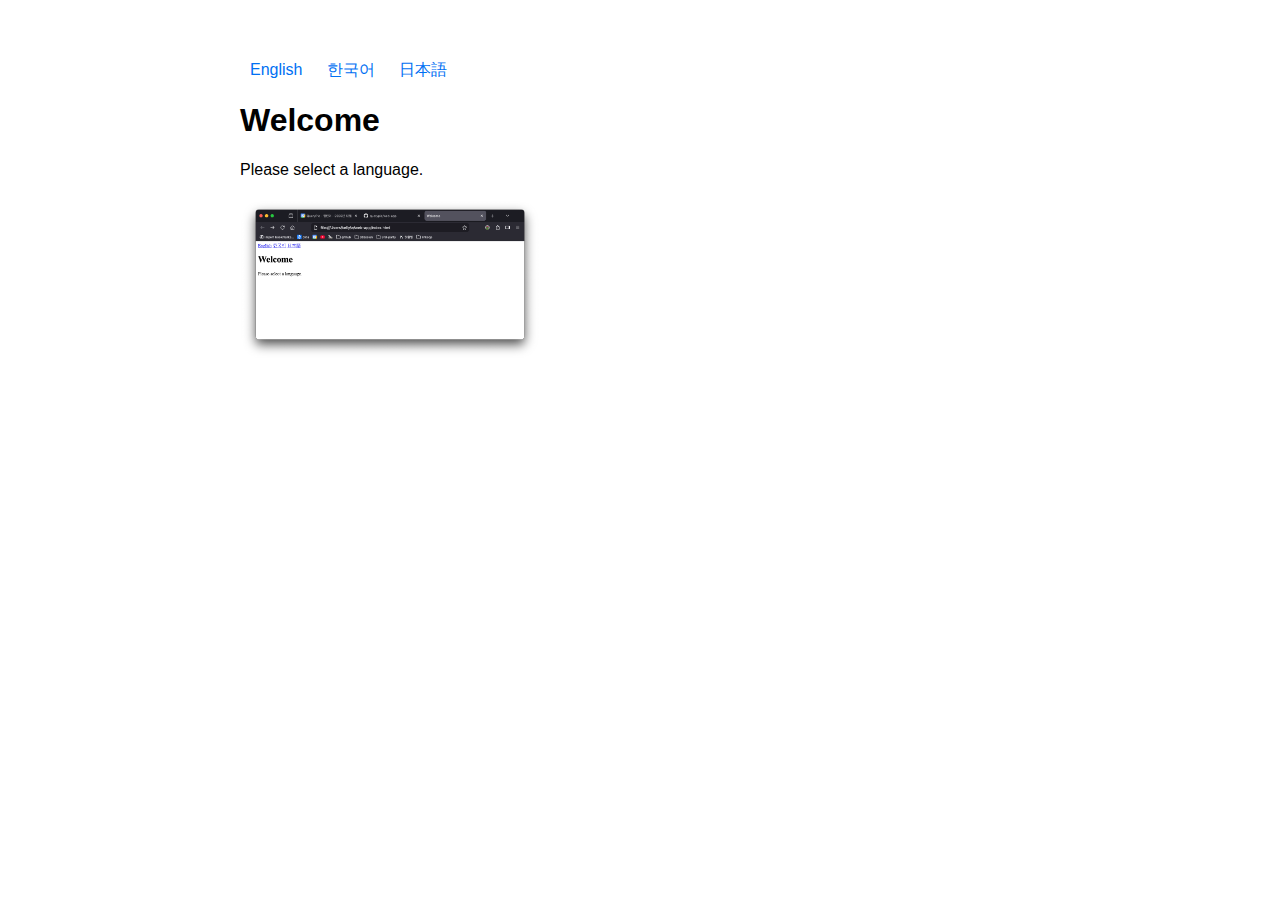
<file: index.html>
<!DOCTYPE html>
<html lang="en">
<head>
  <meta charset="UTF-8" />
  <title>Welcome</title>
  <link rel="stylesheet" href="/assets/css/styles.css" />
</head>
<body>
  <nav>
    <a href="/en">English</a>
    <a href="/ko">한국어</a>
    <a href="/ja">日本語</a>
  </nav>

  <h1>Welcome</h1>
  <p>Please select a language.</p>
  <img src="/assets/images/sample.png" alt="Sample image" style="display:block;margin-top:20px;max-width:300px;">
</body>
</html>
</file>
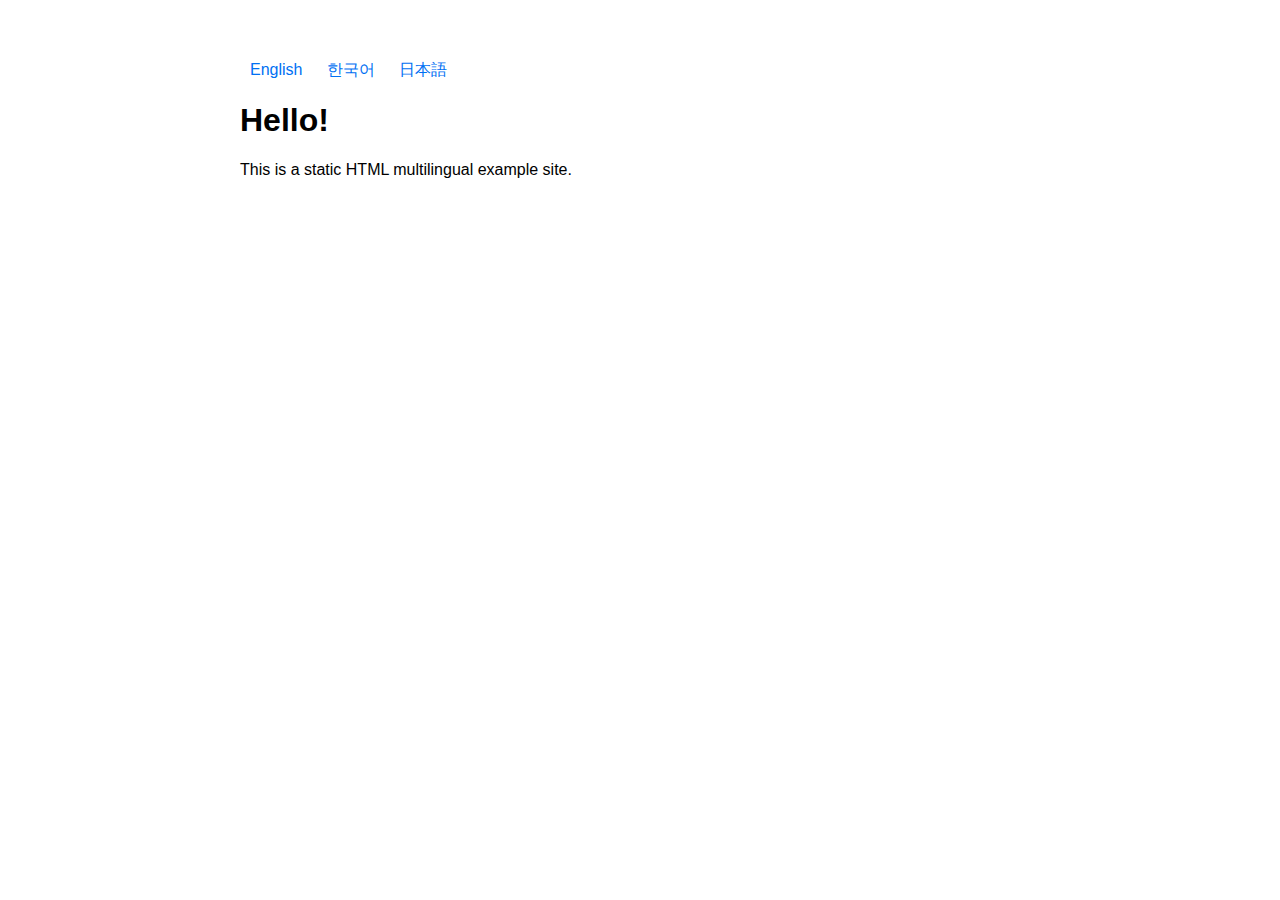
<file: en/index.html>
<!DOCTYPE html>
<html lang="en">
<head>
  <meta charset="UTF-8" />
  <title>English Page</title>
  <link rel="stylesheet" href="/assets/css/styles.css" />
</head>
<body>
  <nav>
    <a href="/en">English</a>
    <a href="/ko">한국어</a>
    <a href="/ja">日本語</a>
  </nav>

  <h1>Hello!</h1>
  <p>This is a static HTML multilingual example site.</p>
</body>
</html>
</file>
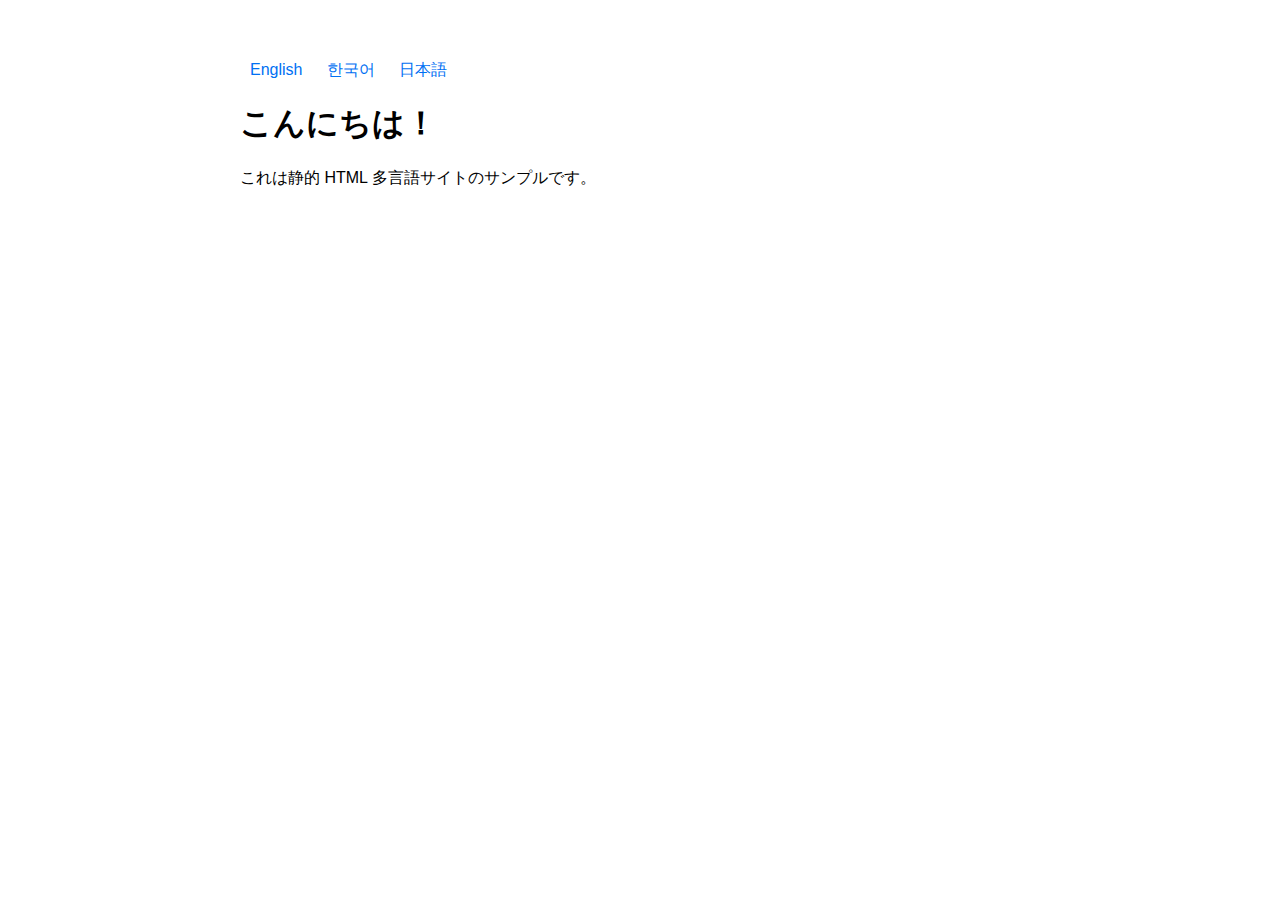
<file: ja/index.html>
<!DOCTYPE html>
<html lang="ja">
<head>
  <meta charset="UTF-8" />
  <title>日本語ページ</title>
  <link rel="stylesheet" href="/assets/css/styles.css" />
</head>
<body>
  <nav>
    <a href="/en">English</a>
    <a href="/ko">한국어</a>
    <a href="/ja">日本語</a>
  </nav>

  <h1>こんにちは！</h1>
  <p>これは静的 HTML 多言語サイトのサンプルです。</p>
</body>
</html>
</file>
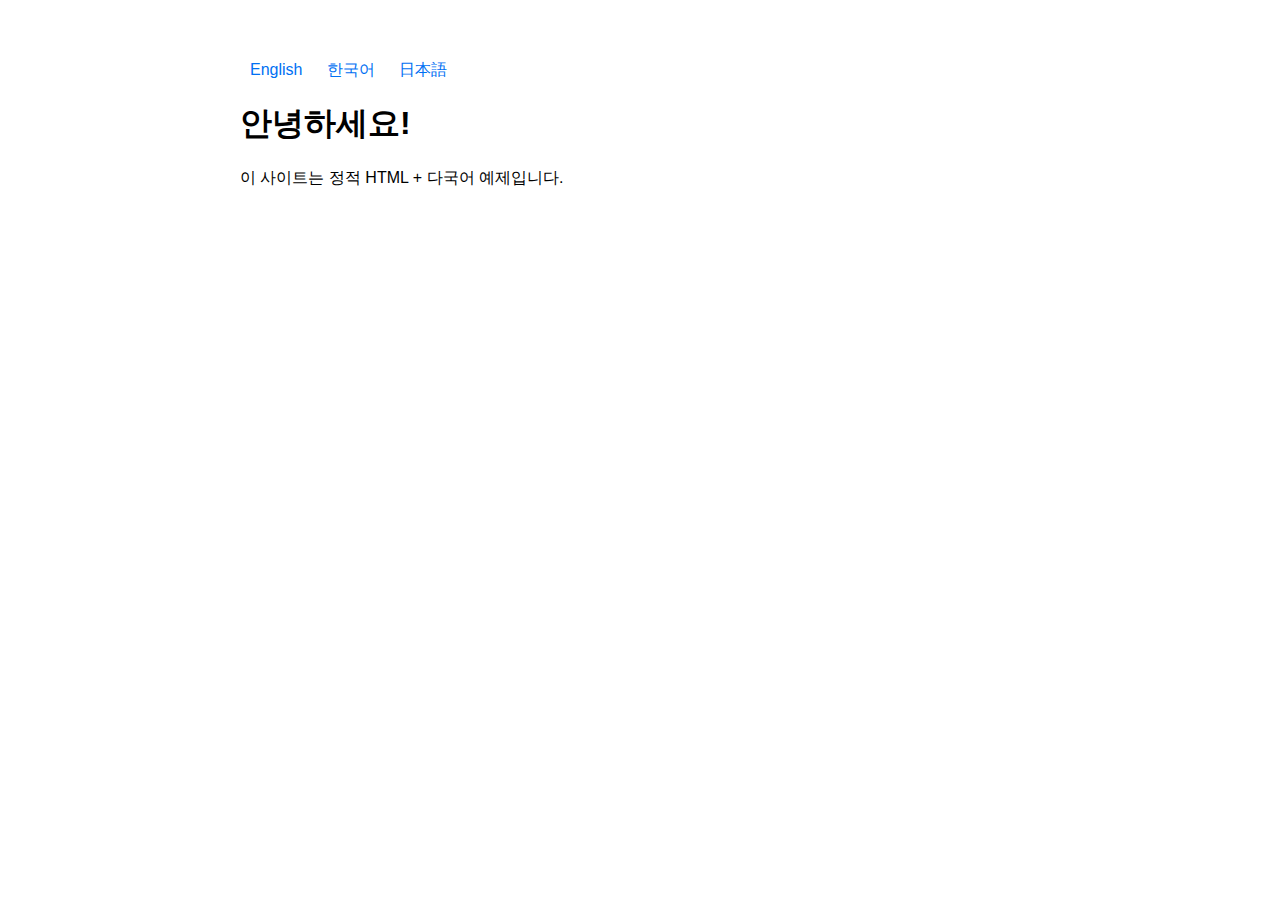
<file: ko/index.html>
<!DOCTYPE html>
<html lang="ko">
<head>
  <meta charset="UTF-8" />
  <title>한국어 페이지</title>
  <link rel="stylesheet" href="/assets/css/styles.css" />
</head>
<body>
  <nav>
    <a href="/en">English</a>
    <a href="/ko">한국어</a>
    <a href="/ja">日本語</a>
  </nav>

  <h1>안녕하세요!</h1>
  <p>이 사이트는 정적 HTML + 다국어 예제입니다.</p>
</body>
</html>
</file>
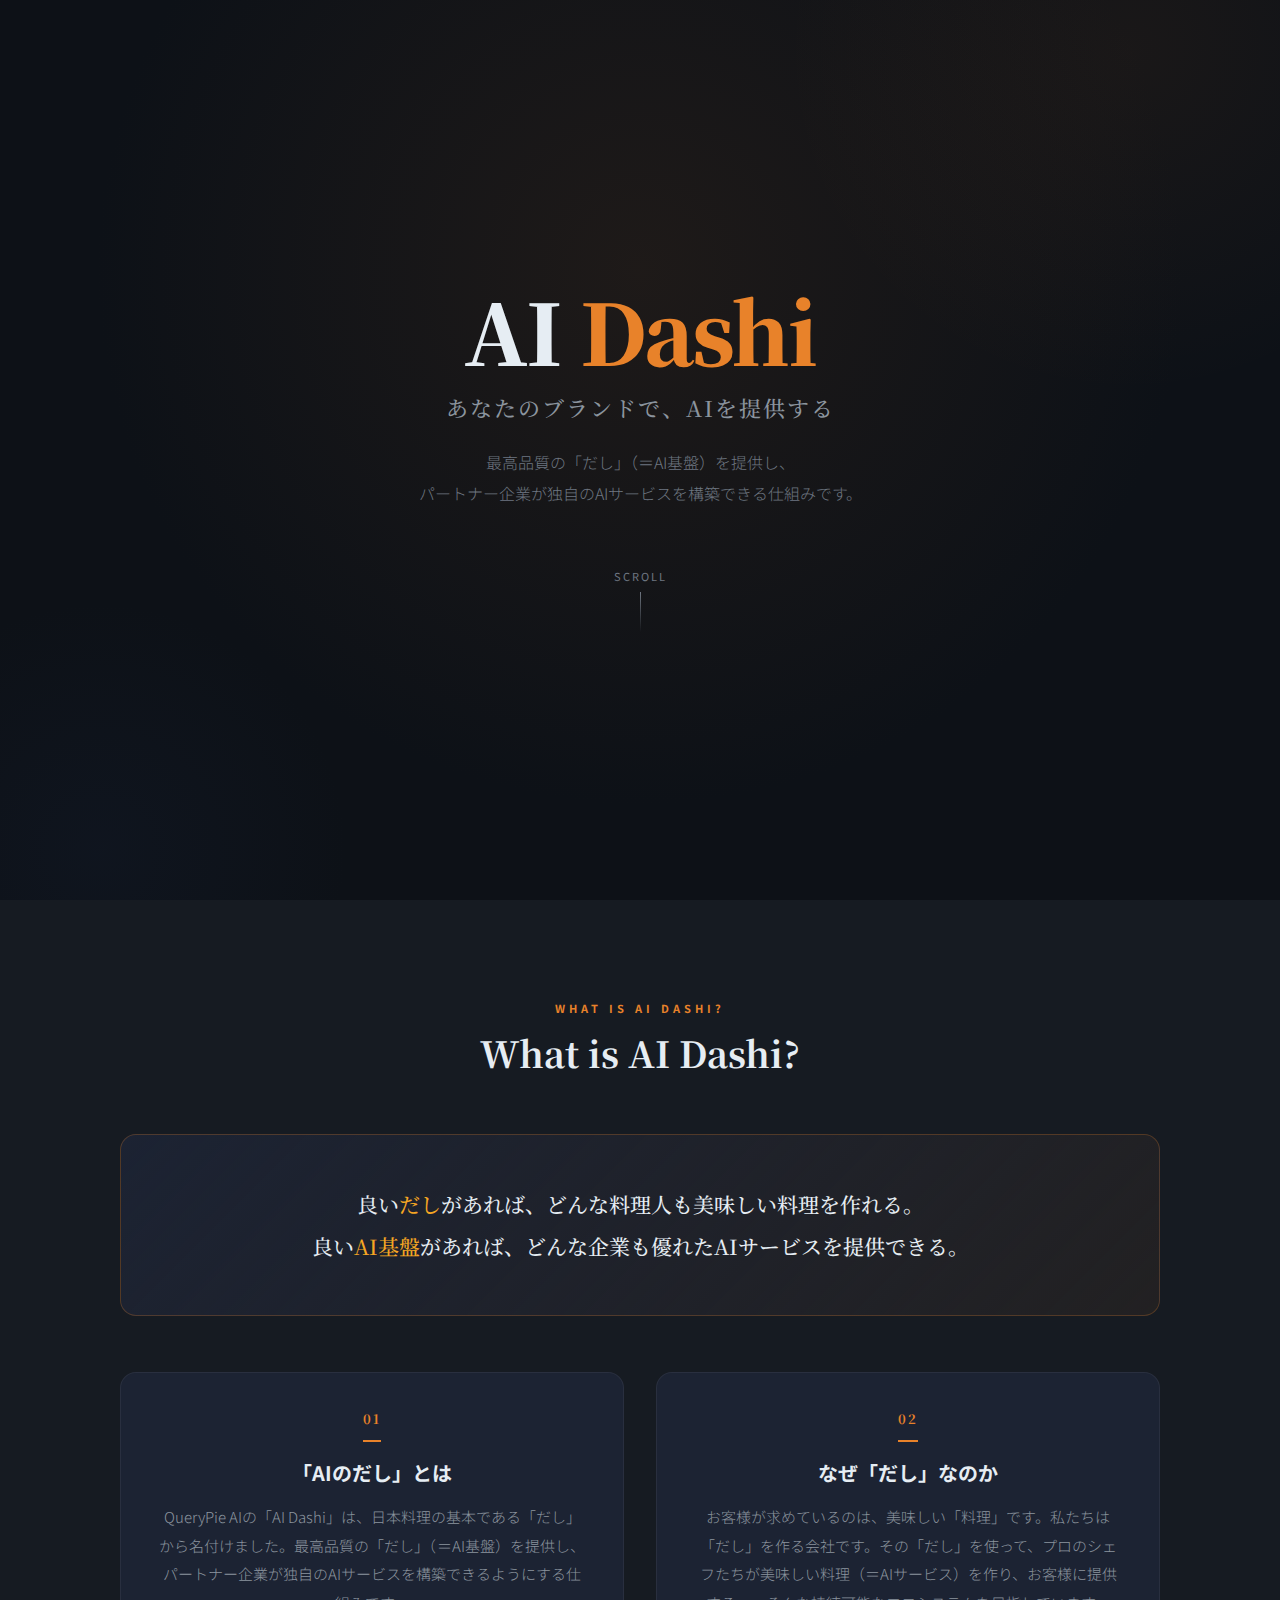
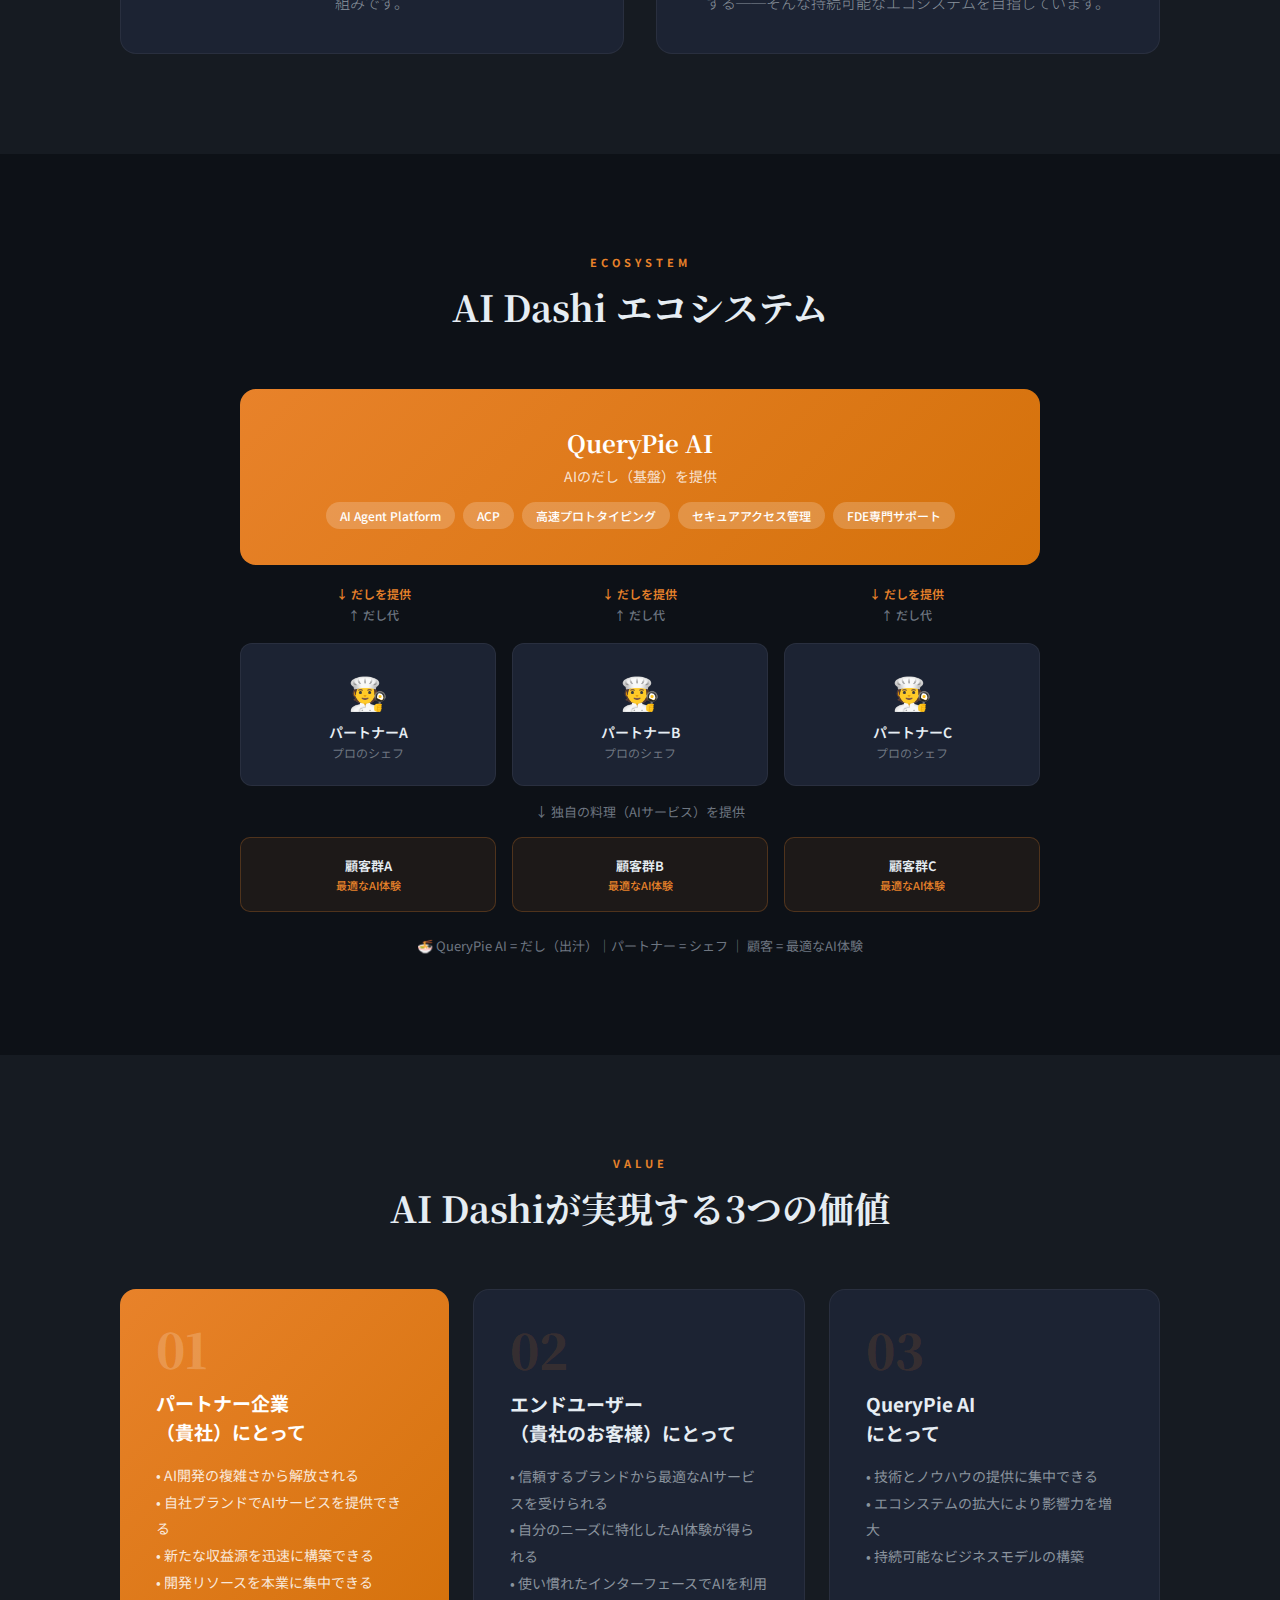
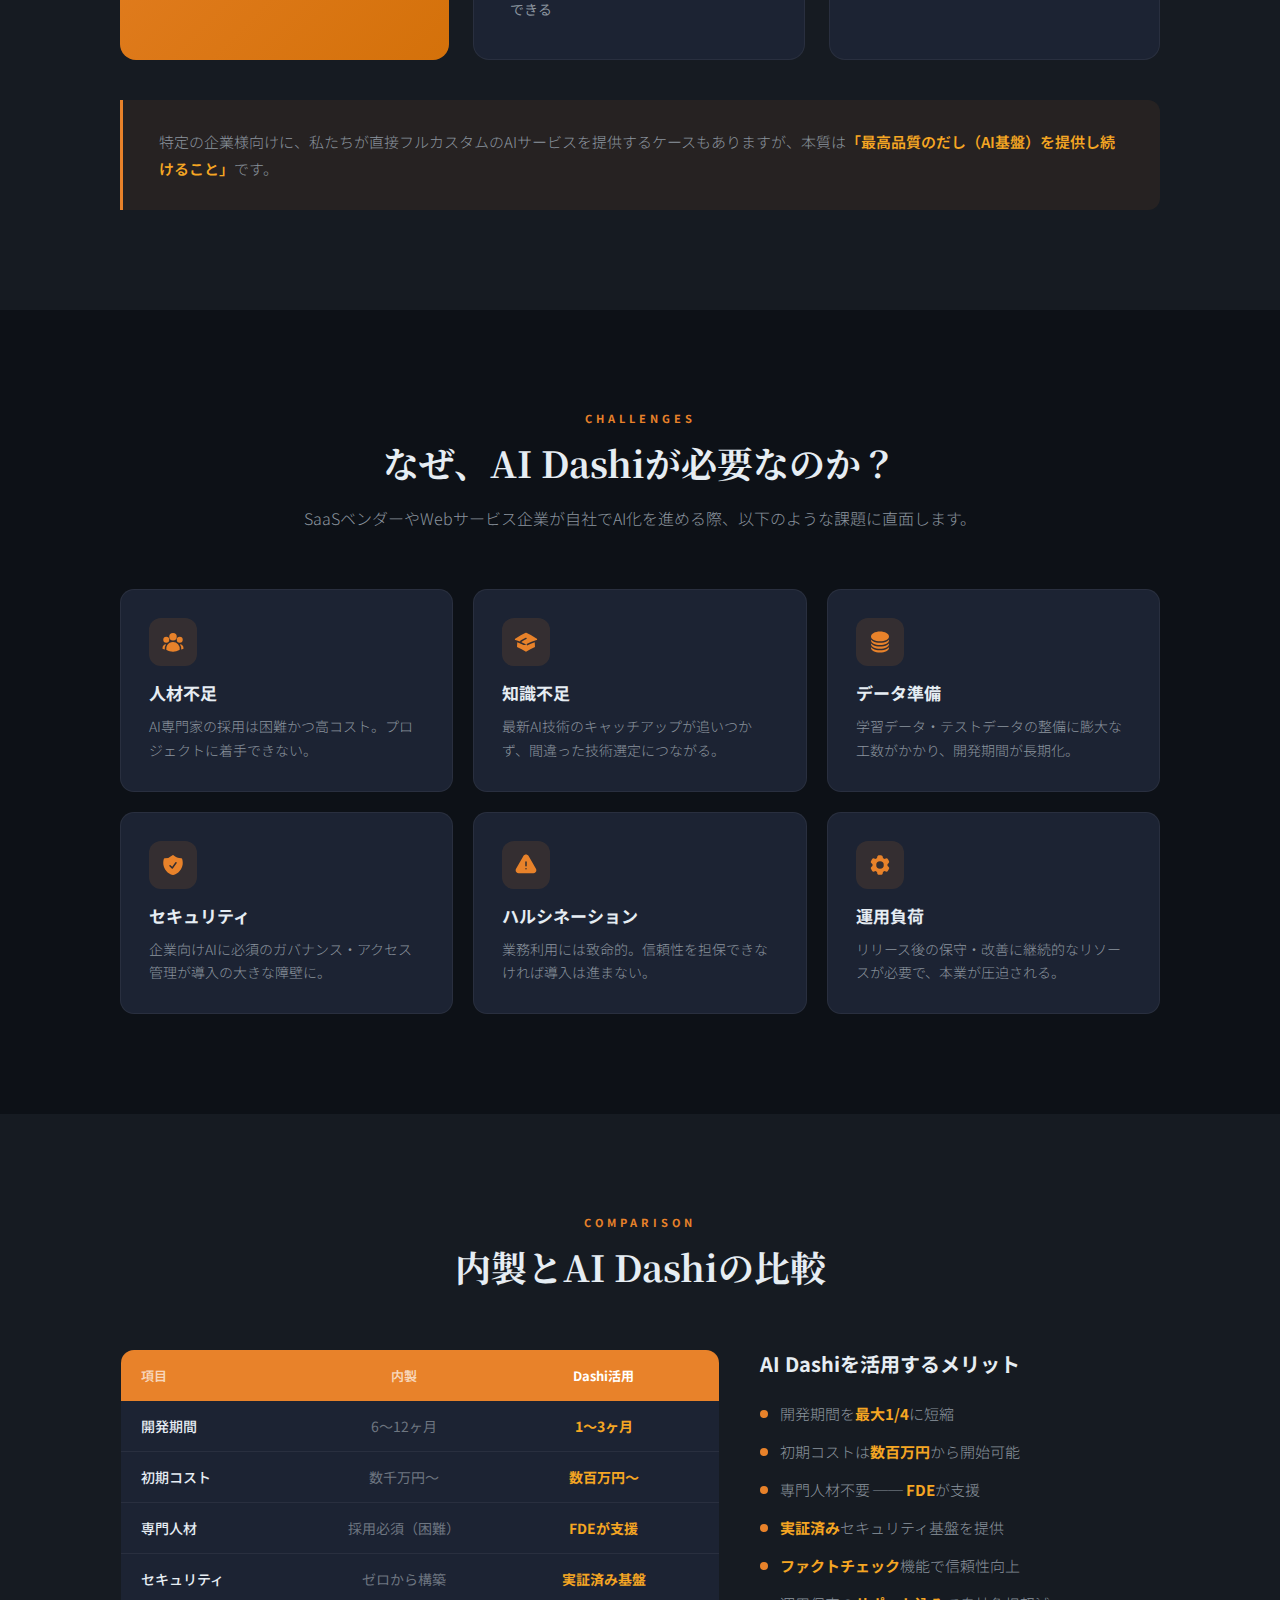
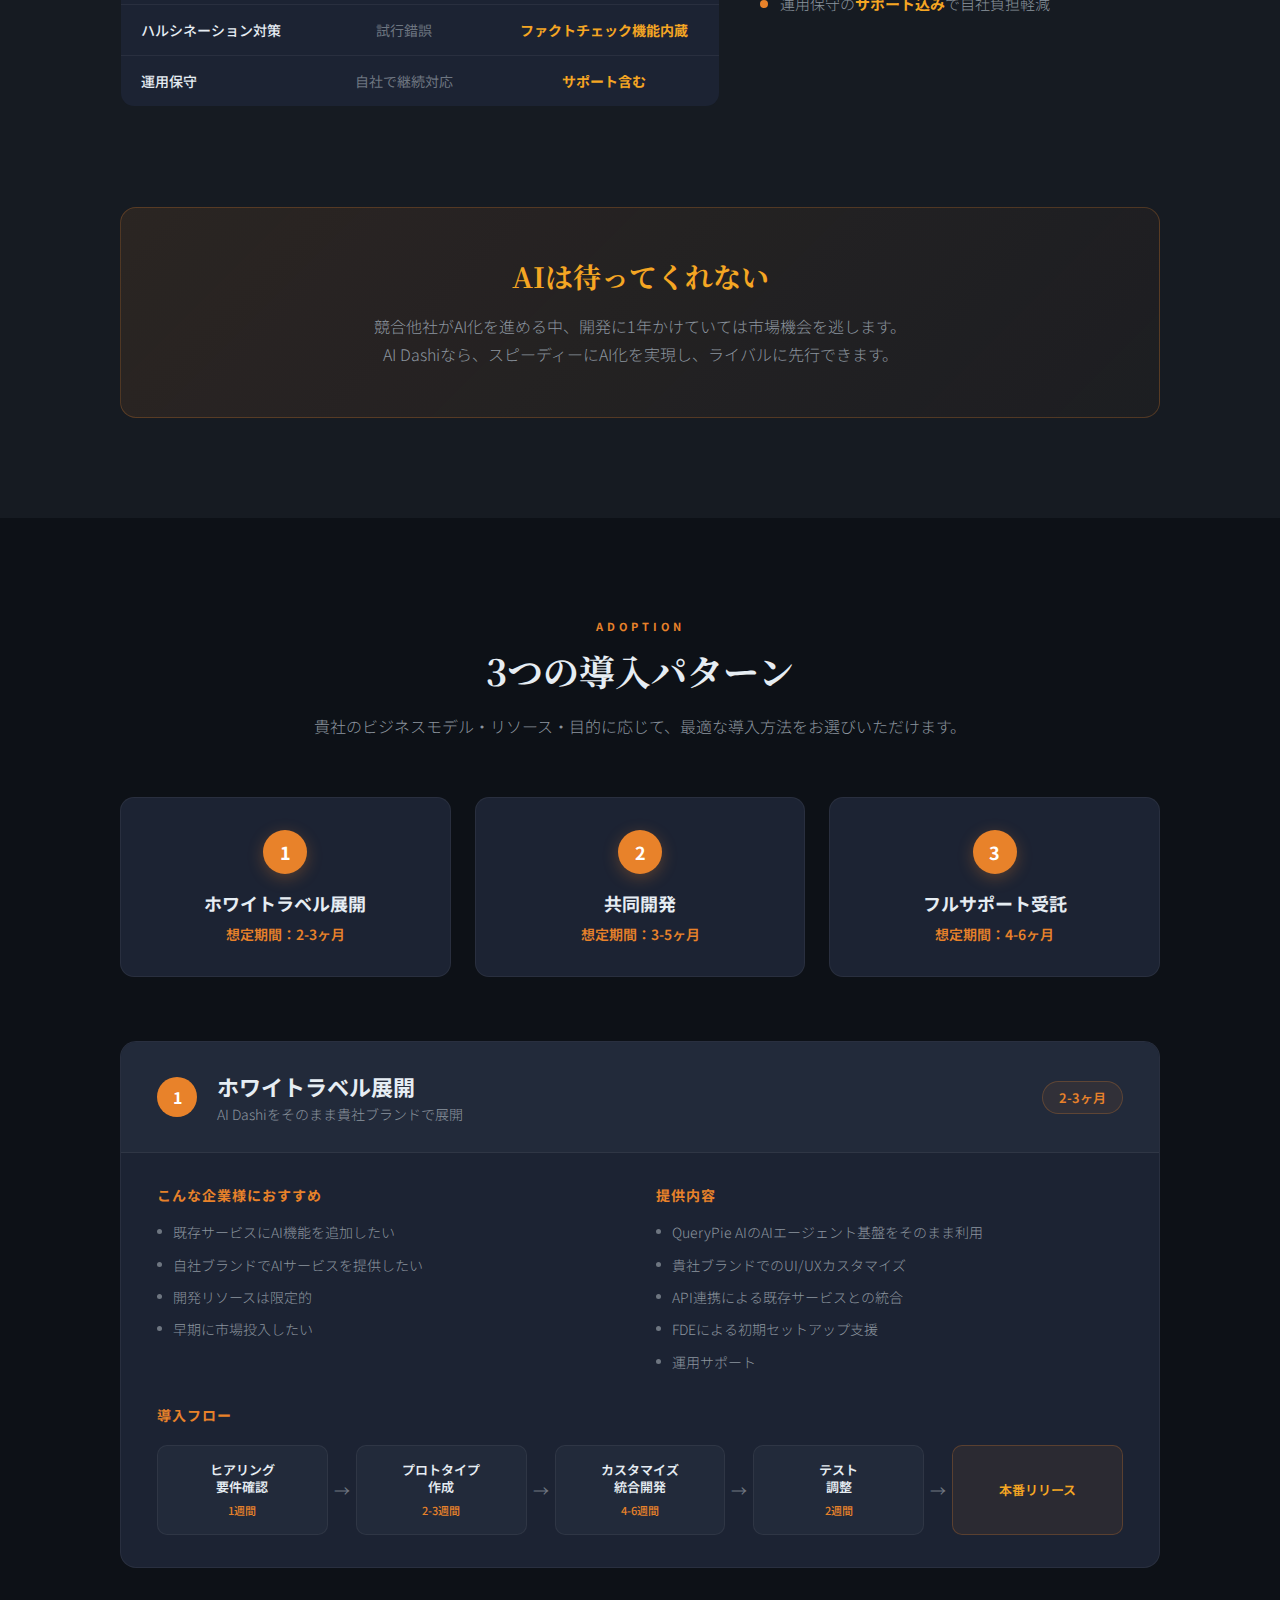
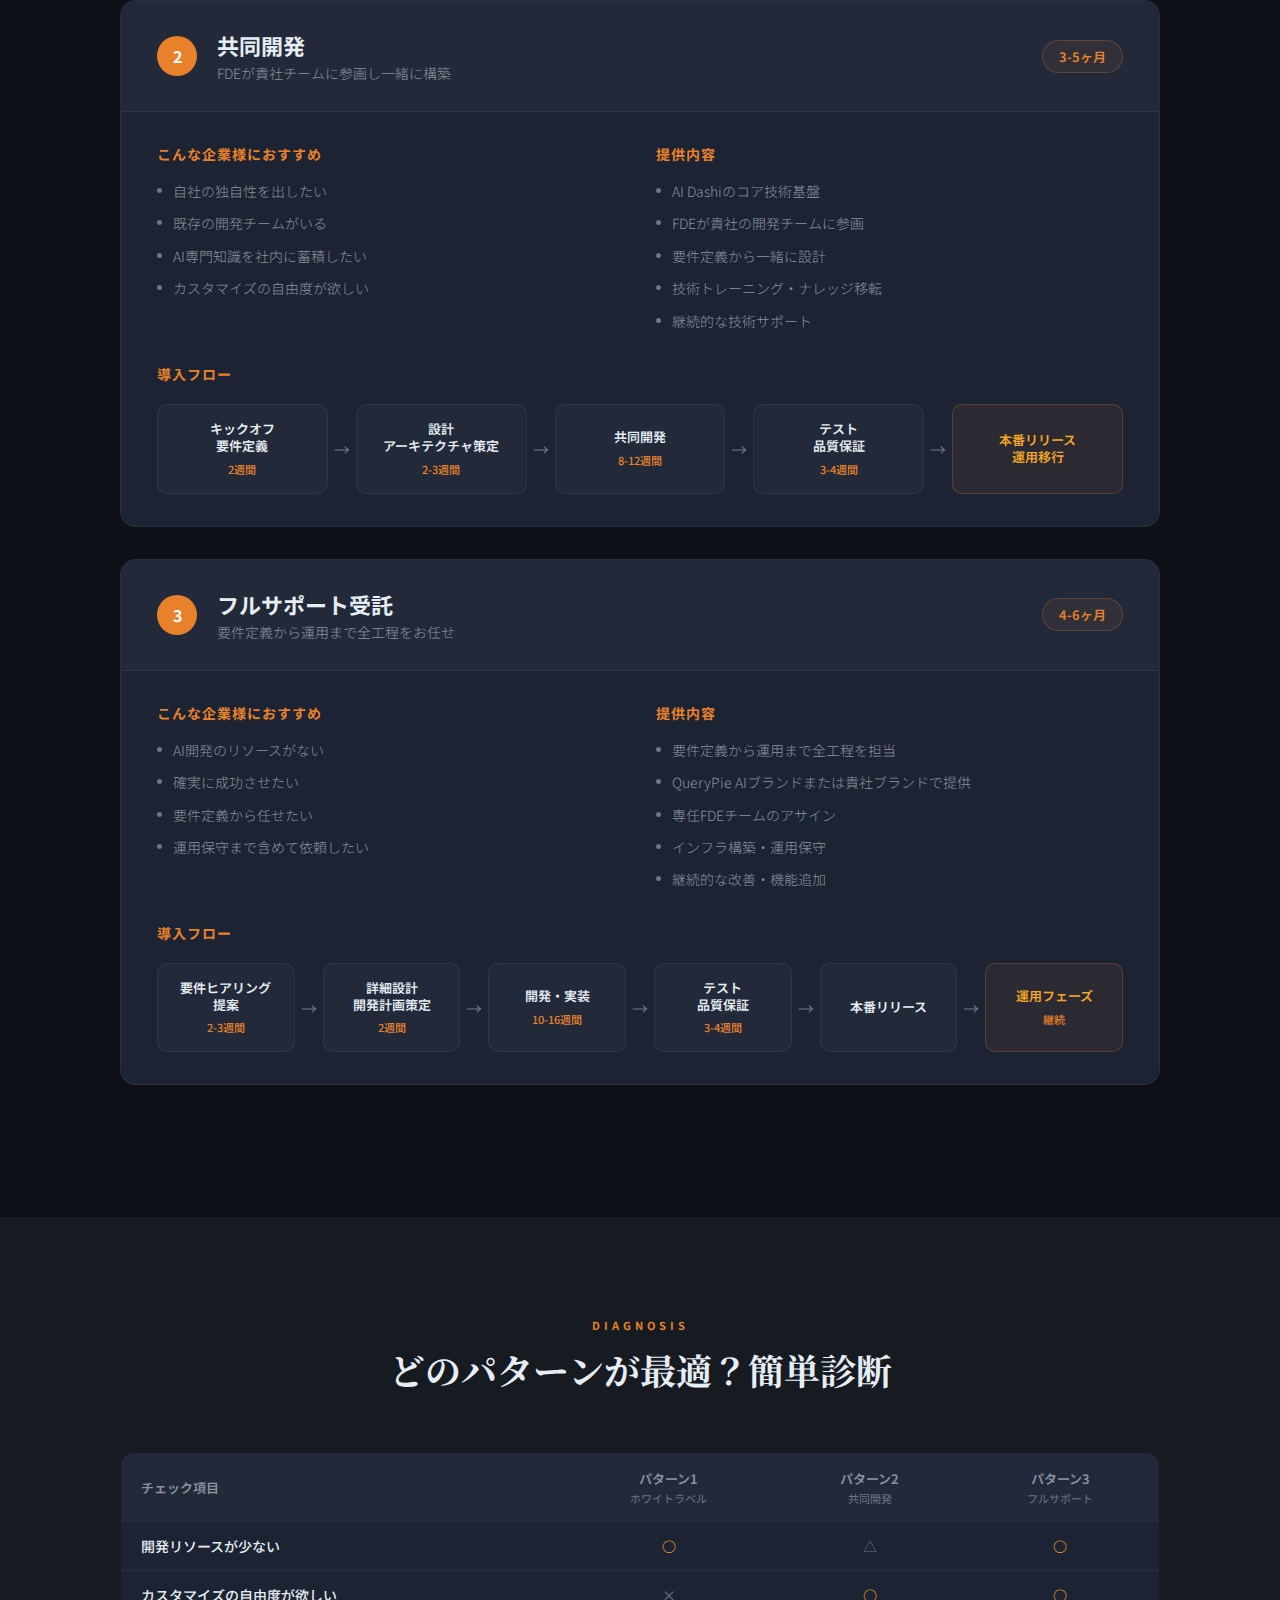
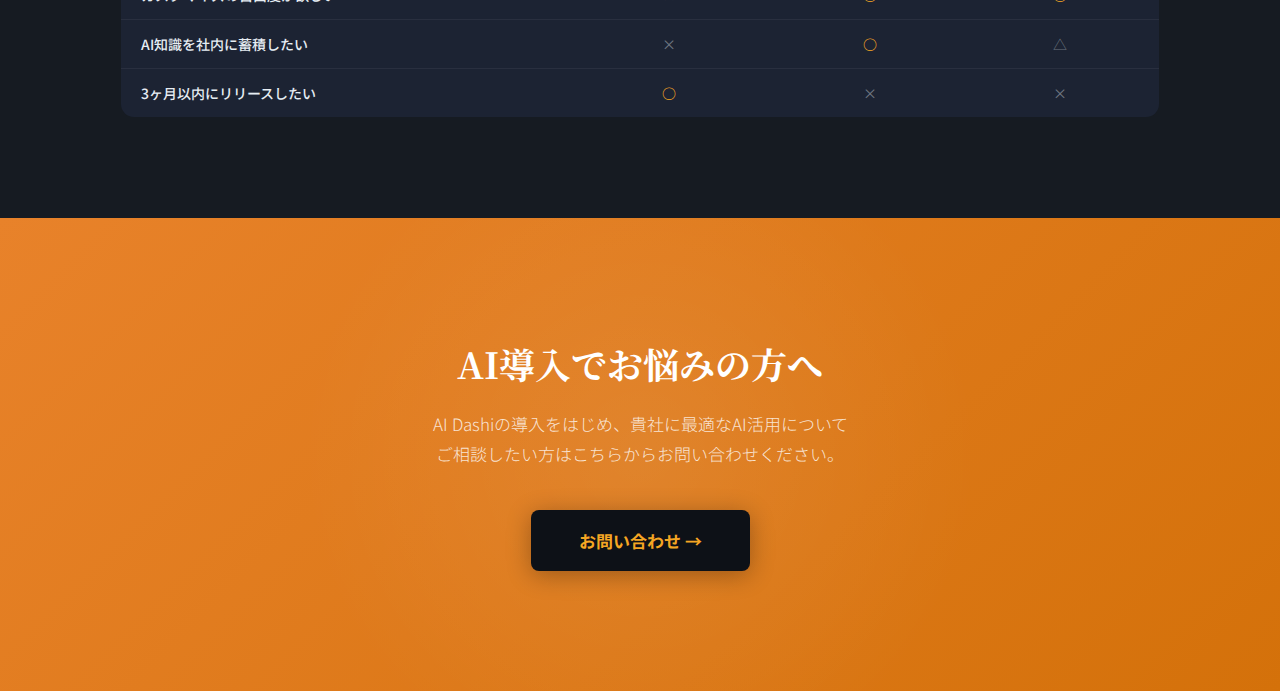
<file: public/services/ai-dashi-c/index.html>
<!DOCTYPE html>
<html lang="ja">
<head>
  <meta charset="UTF-8">
  <meta name="viewport" content="width=device-width, initial-scale=1.0">
  <title>AI Dashi - Style C: Dark Warm</title>
  <link rel="preconnect" href="https://fonts.googleapis.com">
  <link rel="preconnect" href="https://fonts.gstatic.com" crossorigin>
  <link href="https://fonts.googleapis.com/css2?family=Noto+Sans+JP:wght@200;300;400;500;600;700;900&family=Noto+Serif+JP:wght@400;500;600;700;900&family=Inter:wght@400;500;600;700&display=swap" rel="stylesheet">
  <style>
    :root {
      --bg-primary: #0D1117;
      --bg-secondary: #161B22;
      --bg-card: #1C2333;
      --bg-card-hover: #222A3A;
      --navy: #1B2A4A;
      --navy-deep: #0F1A33;
      --orange: #E8822A;
      --orange-light: #F5A623;
      --orange-warm: #D4710A;
      --orange-glow: rgba(232,130,42,0.15);
      --orange-subtle: rgba(232,130,42,0.08);
      --text-primary: #E6EDF3;
      --text-secondary: #8B949E;
      --text-muted: #6E7681;
      --border: rgba(255,255,255,0.06);
      --border-orange: rgba(232,130,42,0.25);
    }

    * { margin: 0; padding: 0; box-sizing: border-box; }
    body {
      font-family: 'Noto Sans JP', -apple-system, BlinkMacSystemFont, sans-serif;
      background: var(--bg-primary); color: var(--text-primary);
      -webkit-font-smoothing: antialiased;
    }

    /* ===== HERO ===== */
    .hero {
      min-height: 100vh; display: flex; flex-direction: column;
      align-items: center; justify-content: center; text-align: center;
      padding: 100px 80px 80px;
      background: radial-gradient(ellipse at 50% 30%, rgba(232,130,42,0.08) 0%, var(--bg-primary) 60%);
      position: relative; overflow: hidden;
    }
    .hero::before {
      content: ''; position: absolute; top: -300px; right: -200px;
      width: 700px; height: 700px; border-radius: 50%;
      background: radial-gradient(circle, rgba(232,130,42,0.06) 0%, transparent 70%);
    }
    .hero::after {
      content: ''; position: absolute; bottom: -200px; left: -150px;
      width: 500px; height: 500px; border-radius: 50%;
      background: radial-gradient(circle, rgba(27,42,74,0.15) 0%, transparent 70%);
    }
    .hero-content { position: relative; z-index: 1; }
    .hero-badge {
      display: inline-flex; align-items: center; gap: 8px;
      padding: 8px 20px; margin-bottom: 36px;
      background: var(--bg-card); border: 1px solid var(--border-orange);
      border-radius: 100px; font-size: 13px; font-weight: 500; color: var(--orange);
    }
    .hero-badge-dot {
      width: 6px; height: 6px; border-radius: 50%;
      background: var(--orange); display: inline-block;
      box-shadow: 0 0 8px var(--orange);
    }
    .hero-title-en {
      font-family: 'Noto Serif JP', serif; font-size: 84px; font-weight: 900;
      color: var(--text-primary); line-height: 1.0; margin-bottom: 20px;
      letter-spacing: -2px;
    }
    .hero-title-en .accent { color: var(--orange); }
    .hero-subtitle {
      font-family: 'Noto Serif JP', serif; font-size: 22px; font-weight: 500;
      color: var(--text-secondary); margin-bottom: 24px; letter-spacing: 2px;
    }
    .hero-desc {
      font-size: 16px; color: var(--text-muted); line-height: 1.9;
      margin-bottom: 44px; font-weight: 300;
    }
    .hero-actions { display: flex; gap: 16px; justify-content: center; }
    .btn-primary {
      display: inline-flex; align-items: center; gap: 8px;
      padding: 16px 40px; background: var(--orange); border-radius: 8px;
      font-size: 15px; font-weight: 600; color: #FFFFFF; text-decoration: none;
      box-shadow: 0 4px 20px rgba(232,130,42,0.35);
      transition: all 0.2s;
    }
    .btn-primary:hover { background: var(--orange-light); transform: translateY(-1px); }
    .btn-secondary {
      display: inline-flex; align-items: center; gap: 8px;
      padding: 16px 40px; background: transparent; border: 1.5px solid var(--text-muted);
      border-radius: 8px; font-size: 15px; font-weight: 600; color: var(--text-secondary);
      text-decoration: none; transition: all 0.2s;
    }
    .btn-secondary:hover { border-color: var(--orange); color: var(--orange); }
    .hero-scroll {
      margin-top: 60px; display: flex; flex-direction: column; align-items: center; gap: 8px;
    }
    .hero-scroll span { font-size: 11px; color: var(--text-muted); letter-spacing: 2px; }
    .hero-scroll-line { width: 1px; height: 40px; background: linear-gradient(180deg, var(--text-muted), transparent); }

    /* ===== SECTIONS COMMON ===== */
    .section { padding: 100px 120px; }
    .section-label {
      font-size: 11px; font-weight: 700; color: var(--orange);
      letter-spacing: 4px; text-transform: uppercase; margin-bottom: 12px;
    }
    .section-heading {
      font-family: 'Noto Serif JP', serif; font-size: 36px; font-weight: 700;
      color: var(--text-primary); line-height: 1.4; margin-bottom: 16px;
    }
    .section-sub {
      font-size: 16px; color: var(--text-secondary); line-height: 1.8; font-weight: 300;
    }
    .section-header { margin-bottom: 56px; text-align: center; }

    /* ===== WHAT SECTION ===== */
    .what-section { background: var(--bg-secondary); }
    .what-quote {
      background: linear-gradient(135deg, var(--bg-card), rgba(232,130,42,0.06));
      border: 1px solid var(--border-orange);
      border-radius: 16px; padding: 48px 56px; margin-bottom: 56px;
      position: relative; overflow: hidden;
    }
    .what-quote p {
      font-family: 'Noto Serif JP', serif; font-size: 21px; font-weight: 500;
      color: var(--text-primary); line-height: 2.0; position: relative; z-index: 1;
      text-align: center;
    }
    .what-quote .orange-text { color: var(--orange-light); }
    .what-grid { display: flex; gap: 32px; }
    .what-card {
      flex: 1; padding: 36px; border-radius: 16px;
      background: var(--bg-card); border: 1px solid var(--border);
      display: flex; flex-direction: column; gap: 16px; align-items: center;
      transition: all 0.2s;
    }
    .what-card:hover { border-color: var(--border-orange); background: var(--bg-card-hover); }
    .what-card-num {
      font-family: 'Noto Serif JP', serif; font-size: 13px; font-weight: 700;
      color: var(--orange); letter-spacing: 2px;
      padding-bottom: 12px; border-bottom: 2px solid var(--orange);
      display: inline-block; width: fit-content;
    }
    .what-card h3 { font-size: 20px; font-weight: 700; color: var(--text-primary); text-align: center; }
    .what-card p { font-size: 15px; color: var(--text-secondary); line-height: 1.9; font-weight: 300; text-align: center; }

    /* ===== ECOSYSTEM ===== */
    .eco-section { background: var(--bg-primary); }
    .eco-diagram {
      max-width: 800px; margin: 0 auto;
      display: flex; flex-direction: column; align-items: center; gap: 0;
    }
    .eco-qp {
      width: 100%; background: linear-gradient(135deg, var(--orange), var(--orange-warm));
      border-radius: 16px; padding: 36px 40px; text-align: center;
    }
    .eco-qp h3 {
      font-family: 'Noto Serif JP', serif; font-size: 24px; font-weight: 700;
      color: #FFFFFF; margin-bottom: 6px;
    }
    .eco-qp > p { font-size: 14px; color: rgba(255,255,255,0.8); margin-bottom: 16px; }
    .eco-qp-tags { display: flex; gap: 8px; flex-wrap: wrap; justify-content: center; }
    .eco-qp-tag {
      padding: 5px 14px; border-radius: 100px; background: rgba(255,255,255,0.2);
      font-size: 12px; font-weight: 500; color: #FFFFFF;
    }
    .eco-flow {
      display: flex; width: 100%; justify-content: space-around; padding: 20px 0;
    }
    .eco-flow-item { display: flex; flex-direction: column; align-items: center; gap: 4px; }
    .eco-flow-down { font-size: 12px; font-weight: 600; color: var(--orange); }
    .eco-flow-up { font-size: 12px; font-weight: 500; color: var(--text-muted); }
    .eco-partners { display: flex; width: 100%; gap: 16px; }
    .eco-partner {
      flex: 1; background: var(--bg-card); border: 1px solid var(--border);
      border-radius: 12px; padding: 24px 16px; text-align: center;
    }
    .eco-partner-emoji { font-size: 32px; margin-bottom: 8px; display: block; }
    .eco-partner h4 { font-size: 14px; font-weight: 600; color: var(--text-primary); margin-bottom: 2px; }
    .eco-partner p { font-size: 12px; color: var(--text-muted); }
    .eco-arrow-down { text-align: center; padding: 16px 0; font-size: 13px; color: var(--text-muted); }
    .eco-customers { display: flex; width: 100%; gap: 16px; }
    .eco-customer {
      flex: 1; background: var(--orange-subtle); border: 1px solid var(--border-orange);
      border-radius: 10px; padding: 18px 16px; text-align: center;
    }
    .eco-customer h4 { font-size: 13px; font-weight: 600; color: var(--text-primary); margin-bottom: 2px; }
    .eco-customer p { font-size: 11px; color: var(--orange); font-weight: 500; }
    .eco-legend { margin-top: 24px; font-size: 13px; color: var(--text-muted); text-align: center; }

    /* ===== VALUES ===== */
    .value-section { background: var(--bg-secondary); }
    .value-grid { display: flex; gap: 24px; }
    .value-card {
      flex: 1; border-radius: 16px; padding: 36px;
      display: flex; flex-direction: column; gap: 16px;
    }
    .value-card--featured {
      background: linear-gradient(135deg, var(--orange), var(--orange-warm));
    }
    .value-card--featured .vc-num {
      font-family: 'Noto Serif JP', serif; font-size: 48px; font-weight: 900;
      color: rgba(255,255,255,0.2); line-height: 1;
    }
    .value-card--featured .vc-title { font-size: 19px; font-weight: 700; color: #FFFFFF; line-height: 1.5; }
    .value-card--featured .vc-list { font-size: 14px; color: rgba(255,255,255,0.85); line-height: 1.9; }
    .value-card--normal {
      background: var(--bg-card); border: 1px solid var(--border);
    }
    .value-card--normal .vc-num {
      font-family: 'Noto Serif JP', serif; font-size: 48px; font-weight: 900;
      color: rgba(232,130,42,0.15); line-height: 1;
    }
    .value-card--normal .vc-title { font-size: 19px; font-weight: 700; color: var(--text-primary); line-height: 1.5; }
    .value-card--normal .vc-list { font-size: 14px; color: var(--text-secondary); line-height: 1.9; }
    .value-note {
      margin-top: 40px; padding: 28px 36px; background: var(--orange-subtle);
      border-left: 3px solid var(--orange); border-radius: 0 12px 12px 0;
      font-size: 15px; color: var(--text-secondary); line-height: 1.8; font-weight: 300;
    }
    .value-note strong { color: var(--orange-light); font-weight: 600; }

    /* ===== BARRIERS ===== */
    .barrier-section { background: var(--bg-primary); }
    .barrier-grid { display: grid; grid-template-columns: repeat(3, 1fr); gap: 20px; }
    .barrier-card {
      background: var(--bg-card); border: 1px solid var(--border);
      border-radius: 14px; padding: 28px; display: flex; flex-direction: column; gap: 10px;
      transition: all 0.2s;
    }
    .barrier-card:hover { border-color: var(--border-orange); background: var(--bg-card-hover); }
    .barrier-card-icon {
      width: 48px; height: 48px; border-radius: 12px; background: rgba(232,130,42,0.12);
      color: var(--orange);
      display: flex; align-items: center; justify-content: center;
      margin-bottom: 4px;
    }
    .barrier-card-icon svg { width: 24px; height: 24px; }
    .barrier-card h4 { font-size: 17px; font-weight: 700; color: var(--text-primary); }
    .barrier-card p { font-size: 14px; color: var(--text-secondary); line-height: 1.7; font-weight: 300; }

    /* ===== COMPARISON ===== */
    .compare-section { background: var(--bg-secondary); }
    .compare-layout { display: flex; gap: 40px; align-items: flex-start; }
    .compare-table-wrap { flex: 1.2; }
    .compare-table {
      width: 100%; border-collapse: collapse;
      border-radius: 14px; overflow: hidden; border: 1px solid var(--border);
    }
    .compare-table thead { background: var(--orange); }
    .compare-table th {
      padding: 16px 20px; font-size: 13px; font-weight: 600;
      color: rgba(255,255,255,0.7); text-align: center;
    }
    .compare-table th:first-child { text-align: left; }
    .compare-table th.hl { color: #FFFFFF; font-weight: 700; }
    .compare-table td {
      padding: 15px 20px; font-size: 14px; text-align: center;
      border-bottom: 1px solid var(--border); background: var(--bg-card);
    }
    .compare-table td:first-child { text-align: left; font-weight: 500; color: var(--text-primary); }
    .compare-table td.dim { color: var(--text-muted); }
    .compare-table td.hl { font-weight: 700; color: var(--orange-light); }
    .compare-table tbody tr:hover td { background: var(--bg-card-hover); }
    .compare-points { flex: 0.8; }
    .compare-points h3 { font-size: 20px; font-weight: 700; color: var(--text-primary); margin-bottom: 24px; }
    .compare-points ul { list-style: none; display: flex; flex-direction: column; gap: 14px; }
    .compare-points li {
      font-size: 15px; color: var(--text-secondary); line-height: 1.6;
      padding-left: 20px; position: relative; font-weight: 300;
    }
    .compare-points li::before {
      content: ''; position: absolute; left: 0; top: 8px;
      width: 8px; height: 8px; border-radius: 50%; background: var(--orange);
    }
    .compare-points li strong { color: var(--orange-light); font-weight: 700; }

    /* ===== URGENCY ===== */
    .urgency-section { padding: 0 120px 100px; background: var(--bg-secondary); }
    .urgency-card {
      background: linear-gradient(135deg, rgba(232,130,42,0.1), rgba(232,130,42,0.03));
      border: 1px solid var(--border-orange);
      border-radius: 16px; padding: 48px 56px; text-align: center;
      position: relative; overflow: hidden;
    }
    .urgency-card h3 {
      font-family: 'Noto Serif JP', serif; font-size: 28px; font-weight: 700;
      color: var(--orange-light); margin-bottom: 16px;
    }
    .urgency-card p { font-size: 16px; color: var(--text-secondary); line-height: 1.8; font-weight: 300; }

    /* ===== PATTERNS ===== */
    .pattern-section { background: var(--bg-primary); }
    .pattern-overview { display: flex; gap: 24px; margin-bottom: 64px; }
    .pattern-card {
      flex: 1; background: var(--bg-card); border: 1px solid var(--border);
      border-radius: 14px; padding: 32px; text-align: center; transition: all 0.2s;
    }
    .pattern-card:hover { border-color: var(--border-orange); }
    .pattern-card-num {
      width: 44px; height: 44px; border-radius: 50%; background: var(--orange);
      color: #FFFFFF; font-weight: 700; font-size: 18px;
      display: inline-flex; align-items: center; justify-content: center; margin-bottom: 16px;
      box-shadow: 0 4px 16px rgba(232,130,42,0.3);
    }
    .pattern-card h3 { font-size: 18px; font-weight: 700; color: var(--text-primary); margin-bottom: 8px; }
    .pattern-card .duration { font-size: 14px; color: var(--orange); font-weight: 600; }

    /* Pattern Detail */
    .pattern-detail {
      background: var(--bg-card); border: 1px solid var(--border);
      border-radius: 16px; margin-bottom: 32px; overflow: hidden;
    }
    .pattern-detail-header {
      display: flex; align-items: center; gap: 20px;
      padding: 28px 36px; border-bottom: 1px solid var(--border);
      background: var(--bg-card-hover);
    }
    .pattern-detail-num {
      width: 40px; height: 40px; border-radius: 50%;
      background: var(--orange); color: #FFFFFF; font-weight: 700; font-size: 16px;
      display: flex; align-items: center; justify-content: center; flex-shrink: 0;
    }
    .pattern-detail-header h3 { font-size: 22px; font-weight: 700; color: var(--text-primary); }
    .pattern-detail-header .sub { font-size: 14px; color: var(--text-secondary); font-weight: 300; margin-top: 2px; }
    .pattern-duration-badge {
      margin-left: auto; padding: 6px 16px; border-radius: 100px;
      background: var(--orange-subtle); border: 1px solid var(--border-orange);
      font-size: 13px; font-weight: 600; color: var(--orange); white-space: nowrap;
    }
    .pattern-detail-body { padding: 32px 36px; }
    .pattern-detail-grid { display: flex; gap: 32px; margin-bottom: 32px; }
    .pattern-detail-box { flex: 1; }
    .pattern-detail-box h4 {
      font-size: 14px; font-weight: 700; color: var(--orange);
      margin-bottom: 16px; letter-spacing: 1px;
    }
    .pattern-detail-box ul {
      list-style: none; display: flex; flex-direction: column; gap: 10px;
    }
    .pattern-detail-box li {
      font-size: 14px; color: var(--text-secondary); line-height: 1.6;
      padding-left: 16px; position: relative; font-weight: 300;
    }
    .pattern-detail-box li::before {
      content: ''; position: absolute; left: 0; top: 8px;
      width: 5px; height: 5px; border-radius: 50%; background: var(--text-muted);
    }
    /* Process Flow */
    .process-flow { margin-top: 8px; }
    .process-flow h4 {
      font-size: 14px; font-weight: 700; color: var(--orange);
      margin-bottom: 20px; letter-spacing: 1px;
    }
    .process-steps {
      display: flex; align-items: stretch; gap: 0;
    }
    .process-step {
      display: flex; flex-direction: column; align-items: center; justify-content: center; gap: 6px;
      padding: 16px 12px; background: var(--bg-card-hover); border: 1px solid var(--border);
      border-radius: 10px; flex: 1; min-height: 72px; text-align: center;
    }
    .process-step.last {
      background: var(--orange-subtle); border-color: var(--border-orange);
    }
    .process-step-label {
      font-size: 13px; font-weight: 600; color: var(--text-primary); line-height: 1.3;
    }
    .process-step-period { font-size: 11px; color: var(--orange); font-weight: 500; }
    .process-step.last .process-step-label { color: var(--orange-light); }
    .process-arrow {
      font-size: 16px; color: var(--text-muted); padding: 0 6px;
      display: flex; align-items: center; flex-shrink: 0;
    }

    /* ===== DIAGNOSIS ===== */
    .diagnosis-section { background: var(--bg-secondary); }
    .diagnosis-table {
      width: 100%; border-collapse: collapse;
      border-radius: 14px; overflow: hidden; border: 1px solid var(--border);
    }
    .diagnosis-table thead { background: var(--bg-card-hover); }
    .diagnosis-table th {
      padding: 16px 20px; font-size: 13px; font-weight: 600;
      color: var(--text-secondary); text-align: center;
    }
    .diagnosis-table th:first-child { text-align: left; }
    .diagnosis-table th small { display: block; font-size: 11px; color: var(--text-muted); font-weight: 400; margin-top: 2px; }
    .diagnosis-table td {
      padding: 14px 20px; font-size: 14px; text-align: center;
      border-bottom: 1px solid var(--border); background: var(--bg-card);
    }
    .diagnosis-table td:first-child { text-align: left; font-weight: 500; color: var(--text-primary); }
    .mark-good { color: var(--orange-light); font-weight: 700; font-size: 18px; }
    .mark-ok { color: var(--text-muted); font-size: 18px; }
    .mark-bad { color: var(--text-muted); font-size: 18px; }

    /* ===== CTA ===== */
    .cta-section {
      padding: 120px 80px; text-align: center;
      background: linear-gradient(135deg, var(--orange), var(--orange-warm));
      position: relative; overflow: hidden;
    }
    .cta-section::before {
      content: ''; position: absolute; top: 50%; left: 50%;
      transform: translate(-50%, -50%); width: 800px; height: 800px; border-radius: 50%;
      background: radial-gradient(circle, rgba(255,255,255,0.08) 0%, transparent 60%);
    }
    .cta-content { position: relative; z-index: 1; }
    .cta-section h2 {
      font-family: 'Noto Serif JP', serif; font-size: 36px; font-weight: 700;
      color: #FFFFFF; margin-bottom: 20px;
    }
    .cta-section p {
      font-size: 17px; color: rgba(255,255,255,0.8); line-height: 1.8;
      margin-bottom: 40px; font-weight: 300;
    }
    .cta-btn-primary {
      display: inline-flex; align-items: center; gap: 8px;
      padding: 18px 48px; background: var(--bg-primary); border-radius: 8px;
      font-size: 17px; font-weight: 700; color: var(--orange-light); text-decoration: none;
      box-shadow: 0 4px 24px rgba(0,0,0,0.3);
      transition: all 0.2s;
    }
    .cta-btn-primary:hover { background: #000; transform: translateY(-2px); }

    /* ===== FOOTER ===== */
    .footer {
      padding: 48px 120px; background: #080B10;
      display: flex; justify-content: space-between; align-items: center;
      border-top: 1px solid var(--border);
    }
    .footer-brand {
      font-family: 'Noto Serif JP', serif; font-size: 16px; font-weight: 700; color: var(--text-primary);
    }
    .footer-brand span { color: var(--orange); }
    .footer-copy { font-size: 12px; color: var(--text-muted); }

    /* ===== RESPONSIVE - TABLET ===== */
    @media (max-width: 1024px) {
      .section { padding: 80px 40px; }
      .hero { padding: 120px 40px 80px; }
      .section-heading { font-size: 28px; }
      .what-quote { padding: 36px 32px; }
      .what-quote p { font-size: 18px; }
      .what-grid { flex-direction: column; gap: 20px; }
      .eco-diagram { max-width: 100%; }
      .eco-qp, .eco-partner, .eco-customer { min-width: auto; padding: 24px 20px; }
      .value-grid { flex-direction: column; gap: 24px; }
      .barrier-grid { grid-template-columns: repeat(2, 1fr); }
      .compare-layout { flex-direction: column; }
      .compare-table-wrap { width: 100%; }
      .compare-points { width: 100%; }
      .pattern-overview { flex-direction: column; gap: 16px; }
      .pattern-detail-grid { flex-direction: column; gap: 24px; }
      .pattern-detail-header { flex-wrap: wrap; gap: 12px; padding: 20px 24px; }
      .pattern-detail-body { padding: 24px; }
      .process-steps { flex-wrap: wrap; gap: 8px; }
      .process-step { flex: 0 0 calc(33.33% - 24px); min-width: 0; }
      .process-arrow { padding: 0 4px; }
      .cta-section { padding: 80px 40px; }
      .footer { padding: 32px 40px; }
    }

    /* ===== RESPONSIVE - MOBILE ===== */
    @media (max-width: 640px) {
      .section { padding: 60px 20px; }
      .hero { padding: 100px 20px 60px; min-height: auto; }
      .hero-title-en { font-size: 48px; }
      .hero-subtitle { font-size: 16px; }
      .hero-desc { font-size: 14px; }
      .section-heading { font-size: 24px; }
      .section-label { font-size: 10px; letter-spacing: 3px; }
      .section-sub { font-size: 14px; }
      .what-quote { padding: 28px 20px; margin-bottom: 32px; }
      .what-quote p { font-size: 16px; }
      .what-card { padding: 28px 20px; }
      .eco-arrow { font-size: 24px; }
      .barrier-grid { grid-template-columns: 1fr; gap: 12px; }
      .barrier-card { padding: 20px; }
      .compare-table { font-size: 13px; }
      .compare-table th, .compare-table td { padding: 10px 12px; }
      .urgency-section { padding: 60px 20px; }
      .pattern-card { padding: 24px 16px; }
      .pattern-detail-header { padding: 16px 20px; }
      .pattern-detail-header h3 { font-size: 18px; }
      .pattern-detail-body { padding: 20px 16px; }
      .process-steps { flex-direction: column; align-items: stretch; gap: 0; }
      .process-step { flex: none; min-height: 56px; border-radius: 0; border-bottom: none; }
      .process-step:first-child { border-radius: 10px 10px 0 0; }
      .process-step:last-child, .process-step.last { border-radius: 0 0 10px 10px; border-bottom: 1px solid var(--border); }
      .process-step.last { border-color: var(--border-orange); }
      .process-arrow { display: none; }
      .diagnosis-table { font-size: 12px; }
      .diagnosis-table th, .diagnosis-table td { padding: 10px 8px; }
      .cta-section { padding: 60px 20px; }
      .cta-section h2 { font-size: 26px; }
      .cta-btn-primary { padding: 14px 32px; font-size: 15px; }
      .footer { padding: 24px 20px; flex-direction: column; gap: 8px; text-align: center; }
    }
  </style>
</head>
<body>

  <!-- Hero -->
  <section class="hero">
    <div class="hero-content">
      <h1 class="hero-title-en">AI <span class="accent">Dashi</span></h1>
      <p class="hero-subtitle">あなたのブランドで、AIを提供する</p>
      <p class="hero-desc">
        最高品質の「だし」（＝AI基盤）を提供し、<br>
        パートナー企業が独自のAIサービスを構築できる仕組みです。
      </p>
      <div class="hero-scroll">
        <span>SCROLL</span>
        <div class="hero-scroll-line"></div>
      </div>
    </div>
  </section>

  <!-- What is AI Dashi -->
  <section id="what" class="section what-section">
    <div class="section-header">
      <p class="section-label">WHAT IS AI DASHI?</p>
      <h2 class="section-heading">What is AI Dashi?</h2>
    </div>
    <div class="what-quote">
      <p>良い<span class="orange-text">だし</span>があれば、どんな料理人も美味しい料理を作れる。<br>良い<span class="orange-text">AI基盤</span>があれば、どんな企業も優れたAIサービスを提供できる。</p>
    </div>
    <div class="what-grid">
      <div class="what-card">
        <span class="what-card-num">01</span>
        <h3>「AIのだし」とは</h3>
        <p>QueryPie AIの「AI Dashi」は、日本料理の基本である「だし」から名付けました。最高品質の「だし」（＝AI基盤）を提供し、パートナー企業が独自のAIサービスを構築できるようにする仕組みです。</p>
      </div>
      <div class="what-card">
        <span class="what-card-num">02</span>
        <h3>なぜ「だし」なのか</h3>
        <p>お客様が求めているのは、美味しい「料理」です。私たちは「だし」を作る会社です。その「だし」を使って、プロのシェフたちが美味しい料理（＝AIサービス）を作り、お客様に提供する──そんな持続可能なエコシステムを目指しています。</p>
      </div>
    </div>
  </section>

  <!-- Ecosystem -->
  <section id="ecosystem" class="section eco-section">
    <div class="section-header section-header--center">
      <p class="section-label">ECOSYSTEM</p>
      <h2 class="section-heading">AI Dashi エコシステム</h2>
    </div>
    <div class="eco-diagram">
      <div class="eco-qp">
        <h3>QueryPie AI</h3>
        <p>AIのだし（基盤）を提供</p>
        <div class="eco-qp-tags">
          <span class="eco-qp-tag">AI Agent Platform</span>
          <span class="eco-qp-tag">ACP</span>
          <span class="eco-qp-tag">高速プロトタイピング</span>
          <span class="eco-qp-tag">セキュアアクセス管理</span>
          <span class="eco-qp-tag">FDE専門サポート</span>
        </div>
      </div>
      <div class="eco-flow">
        <div class="eco-flow-item"><span class="eco-flow-down">↓ だしを提供</span><span class="eco-flow-up">↑ だし代</span></div>
        <div class="eco-flow-item"><span class="eco-flow-down">↓ だしを提供</span><span class="eco-flow-up">↑ だし代</span></div>
        <div class="eco-flow-item"><span class="eco-flow-down">↓ だしを提供</span><span class="eco-flow-up">↑ だし代</span></div>
      </div>
      <div class="eco-partners">
        <div class="eco-partner"><span class="eco-partner-emoji">🧑‍🍳</span><h4>パートナーA</h4><p>プロのシェフ</p></div>
        <div class="eco-partner"><span class="eco-partner-emoji">🧑‍🍳</span><h4>パートナーB</h4><p>プロのシェフ</p></div>
        <div class="eco-partner"><span class="eco-partner-emoji">🧑‍🍳</span><h4>パートナーC</h4><p>プロのシェフ</p></div>
      </div>
      <div class="eco-arrow-down">↓ 独自の料理（AIサービス）を提供</div>
      <div class="eco-customers">
        <div class="eco-customer"><h4>顧客群A</h4><p>最適なAI体験</p></div>
        <div class="eco-customer"><h4>顧客群B</h4><p>最適なAI体験</p></div>
        <div class="eco-customer"><h4>顧客群C</h4><p>最適なAI体験</p></div>
      </div>
      <p class="eco-legend">🍜 QueryPie AI = だし（出汁）｜パートナー = シェフ ｜ 顧客 = 最適なAI体験</p>
    </div>
  </section>

  <!-- 3 Values -->
  <section id="value" class="section value-section">
    <div class="section-header">
      <p class="section-label">VALUE</p>
      <h2 class="section-heading">AI Dashiが実現する3つの価値</h2>
    </div>
    <div class="value-grid">
      <div class="value-card value-card--featured">
        <span class="vc-num">01</span>
        <h3 class="vc-title">パートナー企業<br>（貴社）にとって</h3>
        <p class="vc-list">• AI開発の複雑さから解放される<br>• 自社ブランドでAIサービスを提供できる<br>• 新たな収益源を迅速に構築できる<br>• 開発リソースを本業に集中できる</p>
      </div>
      <div class="value-card value-card--normal">
        <span class="vc-num">02</span>
        <h3 class="vc-title">エンドユーザー<br>（貴社のお客様）にとって</h3>
        <p class="vc-list">• 信頼するブランドから最適なAIサービスを受けられる<br>• 自分のニーズに特化したAI体験が得られる<br>• 使い慣れたインターフェースでAIを利用できる</p>
      </div>
      <div class="value-card value-card--normal">
        <span class="vc-num">03</span>
        <h3 class="vc-title">QueryPie AI<br>にとって</h3>
        <p class="vc-list">• 技術とノウハウの提供に集中できる<br>• エコシステムの拡大により影響力を増大<br>• 持続可能なビジネスモデルの構築</p>
      </div>
    </div>
    <div class="value-note">
      特定の企業様向けに、私たちが直接フルカスタムのAIサービスを提供するケースもありますが、本質は<strong>「最高品質のだし（AI基盤）を提供し続けること」</strong>です。
    </div>
  </section>

  <!-- Barriers -->
  <section class="section barrier-section">
    <div class="section-header section-header--center">
      <p class="section-label">CHALLENGES</p>
      <h2 class="section-heading">なぜ、AI Dashiが必要なのか？</h2>
      <p class="section-sub">SaaSベンダーやWebサービス企業が自社でAI化を進める際、以下のような課題に直面します。</p>
    </div>
    <div class="barrier-grid">
      <div class="barrier-card"><div class="barrier-card-icon"><svg width="24" height="24" viewBox="0 0 24 24" fill="currentColor"><path fill-rule="evenodd" d="M8.25 6.75a3.75 3.75 0 1 1 7.5 0 3.75 3.75 0 0 1-7.5 0ZM15.75 9.75a3 3 0 1 1 6 0 3 3 0 0 1-6 0ZM2.25 9.75a3 3 0 1 1 6 0 3 3 0 0 1-6 0ZM6.31 15.117A6.745 6.745 0 0 1 12 12a6.745 6.745 0 0 1 6.709 7.498.75.75 0 0 1-.372.568A12.696 12.696 0 0 1 12 21.75c-2.305 0-4.47-.612-6.337-1.684a.75.75 0 0 1-.372-.568 6.787 6.787 0 0 1 1.019-4.38Z" clip-rule="evenodd"/><path d="M5.082 14.254a8.287 8.287 0 0 0-1.308 5.135 9.687 9.687 0 0 1-1.764-.44l-.115-.04a.563.563 0 0 1-.373-.487l-.01-.121a3.75 3.75 0 0 1 3.57-4.047ZM20.226 19.389a8.287 8.287 0 0 0-1.308-5.135 3.75 3.75 0 0 1 3.57 4.047l-.01.121a.563.563 0 0 1-.373.486l-.115.04c-.567.2-1.156.349-1.764.441Z"/></svg></div><h4>人材不足</h4><p>AI専門家の採用は困難かつ高コスト。プロジェクトに着手できない。</p></div>
      <div class="barrier-card"><div class="barrier-card-icon"><svg width="24" height="24" viewBox="0 0 24 24" fill="currentColor"><path d="M11.7 2.805a.75.75 0 0 1 .6 0A60.65 60.65 0 0 1 22.83 8.72a.75.75 0 0 1-.231 1.337 49.948 49.948 0 0 0-9.902 3.912l-.003.002c-.114.06-.227.119-.34.18a.75.75 0 0 1-.707 0A50.88 50.88 0 0 0 7.5 12.173v-.224c0-.131.067-.248.172-.311a54.615 54.615 0 0 1 4.653-2.52.75.75 0 0 0-.65-1.352 56.123 56.123 0 0 0-4.78 2.589 1.858 1.858 0 0 0-.859 1.228 49.803 49.803 0 0 0-4.634-1.527.75.75 0 0 1-.231-1.337A60.653 60.653 0 0 1 11.7 2.805Z"/><path d="M13.06 15.473a48.45 48.45 0 0 1 7.666-3.282c.134 1.414.22 2.843.255 4.284a.75.75 0 0 1-.46.711 47.87 47.87 0 0 0-8.105 4.342.75.75 0 0 1-.832 0 47.87 47.87 0 0 0-8.104-4.342.75.75 0 0 1-.461-.71c.035-1.442.121-2.87.255-4.286a48.549 48.549 0 0 1 5.786 2.616 2.25 2.25 0 0 0 2.12 0 48.4 48.4 0 0 1 1.88-.919Z"/></svg></div><h4>知識不足</h4><p>最新AI技術のキャッチアップが追いつかず、間違った技術選定につながる。</p></div>
      <div class="barrier-card"><div class="barrier-card-icon"><svg width="24" height="24" viewBox="0 0 24 24" fill="currentColor"><path d="M21 6.375c0 2.692-4.03 4.875-9 4.875S3 9.067 3 6.375 7.03 1.5 12 1.5s9 2.183 9 4.875Z"/><path d="M12 12.75c2.685 0 5.19-.586 7.078-1.609a8.283 8.283 0 0 0 1.897-1.384c.016.121.025.244.025.368C21 12.817 16.97 15 12 15s-9-2.183-9-4.875c0-.124.009-.247.025-.368a8.285 8.285 0 0 0 1.897 1.384C6.809 12.164 9.315 12.75 12 12.75Z"/><path d="M12 16.5c2.685 0 5.19-.586 7.078-1.609a8.282 8.282 0 0 0 1.897-1.384c.016.121.025.244.025.368 0 2.692-4.03 4.875-9 4.875s-9-2.183-9-4.875c0-.124.009-.247.025-.368a8.284 8.284 0 0 0 1.897 1.384C6.809 15.914 9.315 16.5 12 16.5Z"/><path d="M12 20.25c2.685 0 5.19-.586 7.078-1.609a8.282 8.282 0 0 0 1.897-1.384c.016.121.025.244.025.368 0 2.692-4.03 4.875-9 4.875s-9-2.183-9-4.875c0-.124.009-.247.025-.368a8.284 8.284 0 0 0 1.897 1.384C6.809 19.664 9.315 20.25 12 20.25Z"/></svg></div><h4>データ準備</h4><p>学習データ・テストデータの整備に膨大な工数がかかり、開発期間が長期化。</p></div>
      <div class="barrier-card"><div class="barrier-card-icon"><svg width="24" height="24" viewBox="0 0 24 24" fill="currentColor"><path fill-rule="evenodd" d="M12.516 2.17a.75.75 0 0 0-1.032 0 11.209 11.209 0 0 1-7.877 3.08.75.75 0 0 0-.722.515A12.74 12.74 0 0 0 2.25 9.75c0 5.942 4.064 10.933 9.563 12.348a.749.749 0 0 0 .374 0c5.499-1.415 9.563-6.406 9.563-12.348 0-1.39-.223-2.73-.635-3.985a.75.75 0 0 0-.722-.516l-.143.001c-2.996 0-5.717-1.17-7.734-3.08Zm3.094 8.016a.75.75 0 1 0-1.22-.872l-3.236 4.53L9.53 12.22a.75.75 0 0 0-1.06 1.06l2.25 2.25a.75.75 0 0 0 1.14-.094l3.75-5.25Z" clip-rule="evenodd"/></svg></div><h4>セキュリティ</h4><p>企業向けAIに必須のガバナンス・アクセス管理が導入の大きな障壁に。</p></div>
      <div class="barrier-card"><div class="barrier-card-icon"><svg width="24" height="24" viewBox="0 0 24 24" fill="currentColor"><path fill-rule="evenodd" d="M9.401 3.003c1.155-2 4.043-2 5.197 0l7.355 12.748c1.154 2-.29 4.5-2.599 4.5H4.645c-2.309 0-3.752-2.5-2.598-4.5L9.4 3.003ZM12 8.25a.75.75 0 0 1 .75.75v3.75a.75.75 0 0 1-1.5 0V9a.75.75 0 0 1 .75-.75Zm0 8.25a.75.75 0 1 0 0-1.5.75.75 0 0 0 0 1.5Z" clip-rule="evenodd"/></svg></div><h4>ハルシネーション</h4><p>業務利用には致命的。信頼性を担保できなければ導入は進まない。</p></div>
      <div class="barrier-card"><div class="barrier-card-icon"><svg width="24" height="24" viewBox="0 0 24 24" fill="currentColor"><path fill-rule="evenodd" d="M11.078 2.25c-.917 0-1.699.663-1.85 1.567L9.05 4.889c-.02.12-.115.26-.297.348a7.493 7.493 0 0 0-.986.57c-.166.115-.334.126-.45.083L6.3 5.508a1.875 1.875 0 0 0-2.282.819l-.922 1.597a1.875 1.875 0 0 0 .432 2.385l.84.692c.095.078.17.229.154.43a7.598 7.598 0 0 0 0 1.139c.015.2-.059.352-.153.43l-.841.692a1.875 1.875 0 0 0-.432 2.385l.922 1.597a1.875 1.875 0 0 0 2.282.818l1.019-.382c.115-.043.283-.031.45.082.312.214.641.405.985.57.182.088.277.228.297.35l.178 1.071c.151.904.933 1.567 1.85 1.567h1.844c.916 0 1.699-.663 1.85-1.567l.178-1.072c.02-.12.114-.26.297-.349.344-.165.673-.356.985-.57.167-.114.335-.125.45-.082l1.02.382a1.875 1.875 0 0 0 2.28-.819l.923-1.597a1.875 1.875 0 0 0-.432-2.385l-.84-.692c-.095-.078-.17-.229-.154-.43a7.614 7.614 0 0 0 0-1.139c-.016-.2.059-.352.153-.43l.84-.692c.708-.582.891-1.59.433-2.385l-.922-1.597a1.875 1.875 0 0 0-2.282-.818l-1.02.382c-.114.043-.282.031-.449-.083a7.49 7.49 0 0 0-.985-.57c-.183-.087-.277-.227-.297-.348l-.179-1.072a1.875 1.875 0 0 0-1.85-1.567h-1.843ZM12 15.75a3.75 3.75 0 1 0 0-7.5 3.75 3.75 0 0 0 0 7.5Z" clip-rule="evenodd"/></svg></div><h4>運用負荷</h4><p>リリース後の保守・改善に継続的なリソースが必要で、本業が圧迫される。</p></div>
    </div>
  </section>

  <!-- Comparison -->
  <section id="compare" class="section compare-section">
    <div class="section-header">
      <p class="section-label">COMPARISON</p>
      <h2 class="section-heading">内製とAI Dashiの比較</h2>
    </div>
    <div class="compare-layout">
      <div class="compare-table-wrap">
        <table class="compare-table">
          <thead><tr><th>項目</th><th>内製</th><th class="hl">Dashi活用</th></tr></thead>
          <tbody>
            <tr><td>開発期間</td><td class="dim">6〜12ヶ月</td><td class="hl">1〜3ヶ月</td></tr>
            <tr><td>初期コスト</td><td class="dim">数千万円〜</td><td class="hl">数百万円〜</td></tr>
            <tr><td>専門人材</td><td class="dim">採用必須（困難）</td><td class="hl">FDEが支援</td></tr>
            <tr><td>セキュリティ</td><td class="dim">ゼロから構築</td><td class="hl">実証済み基盤</td></tr>
            <tr><td>ハルシネーション対策</td><td class="dim">試行錯誤</td><td class="hl">ファクトチェック機能内蔵</td></tr>
            <tr><td>運用保守</td><td class="dim">自社で継続対応</td><td class="hl">サポート含む</td></tr>
          </tbody>
        </table>
      </div>
      <div class="compare-points">
        <h3>AI Dashiを活用するメリット</h3>
        <ul>
          <li>開発期間を<strong>最大1/4</strong>に短縮</li>
          <li>初期コストは<strong>数百万円</strong>から開始可能</li>
          <li>専門人材不要 ── <strong>FDE</strong>が支援</li>
          <li><strong>実証済み</strong>セキュリティ基盤を提供</li>
          <li><strong>ファクトチェック</strong>機能で信頼性向上</li>
          <li>運用保守の<strong>サポート込み</strong>で自社負担軽減</li>
        </ul>
      </div>
    </div>
  </section>

  <!-- Urgency -->
  <div class="urgency-section">
    <div class="urgency-card">
      <h3>AIは待ってくれない</h3>
      <p>競合他社がAI化を進める中、開発に1年かけていては市場機会を逃します。<br>AI Dashiなら、スピーディーにAI化を実現し、ライバルに先行できます。</p>
    </div>
  </div>

  <!-- 3 Patterns -->
  <section id="pattern" class="section pattern-section">
    <div class="section-header section-header--center">
      <p class="section-label">ADOPTION</p>
      <h2 class="section-heading">3つの導入パターン</h2>
      <p class="section-sub">貴社のビジネスモデル・リソース・目的に応じて、最適な導入方法をお選びいただけます。</p>
    </div>

    <div class="pattern-overview">
      <div class="pattern-card"><span class="pattern-card-num">1</span><h3>ホワイトラベル展開</h3><p class="duration">想定期間：2-3ヶ月</p></div>
      <div class="pattern-card"><span class="pattern-card-num">2</span><h3>共同開発</h3><p class="duration">想定期間：3-5ヶ月</p></div>
      <div class="pattern-card"><span class="pattern-card-num">3</span><h3>フルサポート受託</h3><p class="duration">想定期間：4-6ヶ月</p></div>
    </div>

    <!-- Pattern 1 -->
    <div class="pattern-detail">
      <div class="pattern-detail-header">
        <span class="pattern-detail-num">1</span>
        <div><h3>ホワイトラベル展開</h3><p class="sub">AI Dashiをそのまま貴社ブランドで展開</p></div>
        <span class="pattern-duration-badge">2-3ヶ月</span>
      </div>
      <div class="pattern-detail-body">
        <div class="pattern-detail-grid">
          <div class="pattern-detail-box">
            <h4>こんな企業様におすすめ</h4>
            <ul><li>既存サービスにAI機能を追加したい</li><li>自社ブランドでAIサービスを提供したい</li><li>開発リソースは限定的</li><li>早期に市場投入したい</li></ul>
          </div>
          <div class="pattern-detail-box">
            <h4>提供内容</h4>
            <ul><li>QueryPie AIのAIエージェント基盤をそのまま利用</li><li>貴社ブランドでのUI/UXカスタマイズ</li><li>API連携による既存サービスとの統合</li><li>FDEによる初期セットアップ支援</li><li>運用サポート</li></ul>
          </div>
        </div>
        <div class="process-flow">
          <h4>導入フロー</h4>
          <div class="process-steps">
            <div class="process-step"><span class="process-step-label">ヒアリング<br>要件確認</span><span class="process-step-period">1週間</span></div>
            <span class="process-arrow">→</span>
            <div class="process-step"><span class="process-step-label">プロトタイプ<br>作成</span><span class="process-step-period">2-3週間</span></div>
            <span class="process-arrow">→</span>
            <div class="process-step"><span class="process-step-label">カスタマイズ<br>統合開発</span><span class="process-step-period">4-6週間</span></div>
            <span class="process-arrow">→</span>
            <div class="process-step"><span class="process-step-label">テスト<br>調整</span><span class="process-step-period">2週間</span></div>
            <span class="process-arrow">→</span>
            <div class="process-step last"><span class="process-step-label">本番リリース</span></div>
          </div>
        </div>
      </div>
    </div>

    <!-- Pattern 2 -->
    <div class="pattern-detail">
      <div class="pattern-detail-header">
        <span class="pattern-detail-num">2</span>
        <div><h3>共同開発</h3><p class="sub">FDEが貴社チームに参画し一緒に構築</p></div>
        <span class="pattern-duration-badge">3-5ヶ月</span>
      </div>
      <div class="pattern-detail-body">
        <div class="pattern-detail-grid">
          <div class="pattern-detail-box">
            <h4>こんな企業様におすすめ</h4>
            <ul><li>自社の独自性を出したい</li><li>既存の開発チームがいる</li><li>AI専門知識を社内に蓄積したい</li><li>カスタマイズの自由度が欲しい</li></ul>
          </div>
          <div class="pattern-detail-box">
            <h4>提供内容</h4>
            <ul><li>AI Dashiのコア技術基盤</li><li>FDEが貴社の開発チームに参画</li><li>要件定義から一緒に設計</li><li>技術トレーニング・ナレッジ移転</li><li>継続的な技術サポート</li></ul>
          </div>
        </div>
        <div class="process-flow">
          <h4>導入フロー</h4>
          <div class="process-steps">
            <div class="process-step"><span class="process-step-label">キックオフ<br>要件定義</span><span class="process-step-period">2週間</span></div>
            <span class="process-arrow">→</span>
            <div class="process-step"><span class="process-step-label">設計<br>アーキテクチャ策定</span><span class="process-step-period">2-3週間</span></div>
            <span class="process-arrow">→</span>
            <div class="process-step"><span class="process-step-label">共同開発</span><span class="process-step-period">8-12週間</span></div>
            <span class="process-arrow">→</span>
            <div class="process-step"><span class="process-step-label">テスト<br>品質保証</span><span class="process-step-period">3-4週間</span></div>
            <span class="process-arrow">→</span>
            <div class="process-step last"><span class="process-step-label">本番リリース<br>運用移行</span></div>
          </div>
        </div>
      </div>
    </div>

    <!-- Pattern 3 -->
    <div class="pattern-detail">
      <div class="pattern-detail-header">
        <span class="pattern-detail-num">3</span>
        <div><h3>フルサポート受託</h3><p class="sub">要件定義から運用まで全工程をお任せ</p></div>
        <span class="pattern-duration-badge">4-6ヶ月</span>
      </div>
      <div class="pattern-detail-body">
        <div class="pattern-detail-grid">
          <div class="pattern-detail-box">
            <h4>こんな企業様におすすめ</h4>
            <ul><li>AI開発のリソースがない</li><li>確実に成功させたい</li><li>要件定義から任せたい</li><li>運用保守まで含めて依頼したい</li></ul>
          </div>
          <div class="pattern-detail-box">
            <h4>提供内容</h4>
            <ul><li>要件定義から運用まで全工程を担当</li><li>QueryPie AIブランドまたは貴社ブランドで提供</li><li>専任FDEチームのアサイン</li><li>インフラ構築・運用保守</li><li>継続的な改善・機能追加</li></ul>
          </div>
        </div>
        <div class="process-flow">
          <h4>導入フロー</h4>
          <div class="process-steps">
            <div class="process-step"><span class="process-step-label">要件ヒアリング<br>提案</span><span class="process-step-period">2-3週間</span></div>
            <span class="process-arrow">→</span>
            <div class="process-step"><span class="process-step-label">詳細設計<br>開発計画策定</span><span class="process-step-period">2週間</span></div>
            <span class="process-arrow">→</span>
            <div class="process-step"><span class="process-step-label">開発・実装</span><span class="process-step-period">10-16週間</span></div>
            <span class="process-arrow">→</span>
            <div class="process-step"><span class="process-step-label">テスト<br>品質保証</span><span class="process-step-period">3-4週間</span></div>
            <span class="process-arrow">→</span>
            <div class="process-step"><span class="process-step-label">本番リリース</span></div>
            <span class="process-arrow">→</span>
            <div class="process-step last"><span class="process-step-label">運用フェーズ</span><span class="process-step-period">継続</span></div>
          </div>
        </div>
      </div>
    </div>
  </section>

  <!-- Diagnosis -->
  <section class="section diagnosis-section">
    <div class="section-header section-header--center">
      <p class="section-label">DIAGNOSIS</p>
      <h2 class="section-heading">どのパターンが最適？簡単診断</h2>
    </div>
    <table class="diagnosis-table">
      <thead>
        <tr>
          <th>チェック項目</th>
          <th>パターン1<small>ホワイトラベル</small></th>
          <th>パターン2<small>共同開発</small></th>
          <th>パターン3<small>フルサポート</small></th>
        </tr>
      </thead>
      <tbody>
        <tr><td>開発リソースが少ない</td><td class="mark-good">○</td><td class="mark-ok">△</td><td class="mark-good">○</td></tr>
        <tr><td>カスタマイズの自由度が欲しい</td><td class="mark-bad">×</td><td class="mark-good">○</td><td class="mark-good">○</td></tr>
        <tr><td>AI知識を社内に蓄積したい</td><td class="mark-bad">×</td><td class="mark-good">○</td><td class="mark-ok">△</td></tr>
        <tr><td>3ヶ月以内にリリースしたい</td><td class="mark-good">○</td><td class="mark-bad">×</td><td class="mark-bad">×</td></tr>
      </tbody>
    </table>
  </section>

  <!-- CTA -->
  <section class="cta-section">
    <div class="cta-content">
      <h2>AI導入でお悩みの方へ</h2>
      <p>AI Dashiの導入をはじめ、貴社に最適なAI活用について<br>ご相談したい方はこちらからお問い合わせください。</p>
      <a href="#" class="cta-btn-primary">お問い合わせ →</a>
    </div>
  </section>


</body>
</html>
</file>
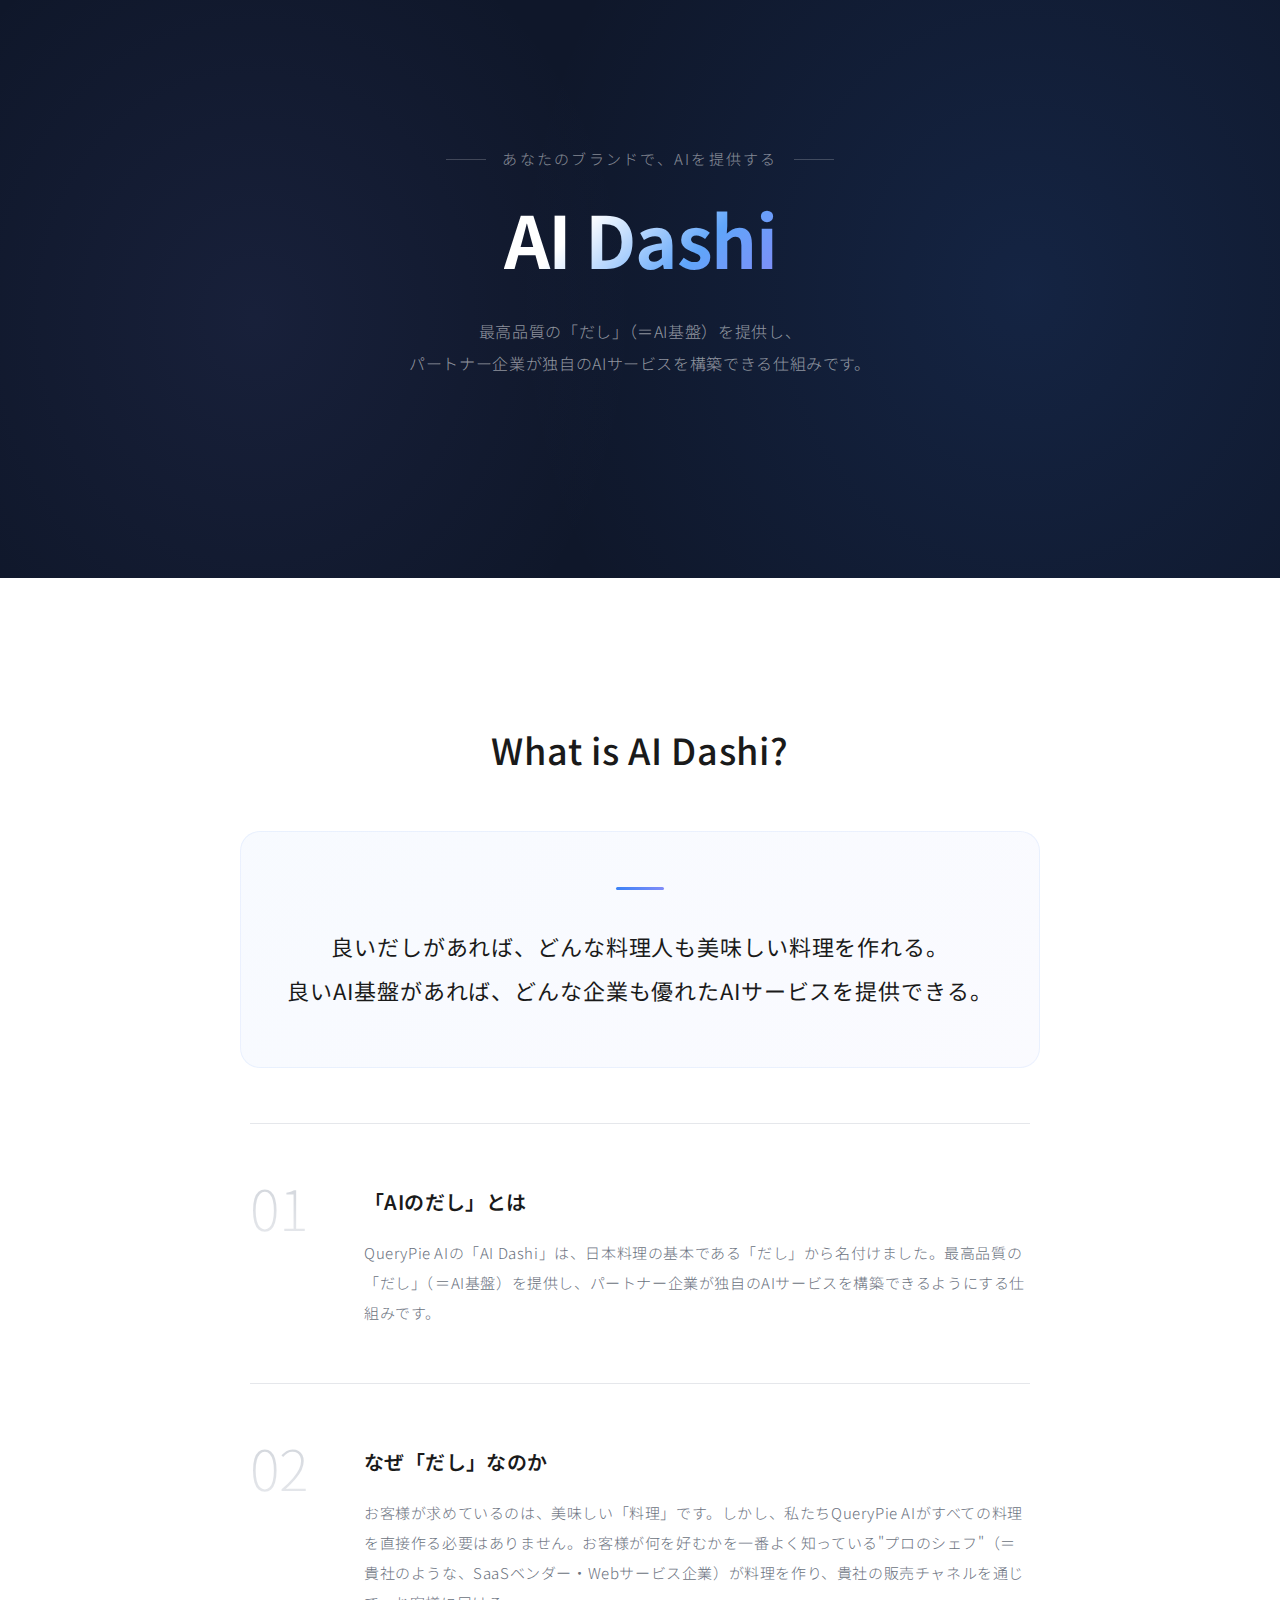
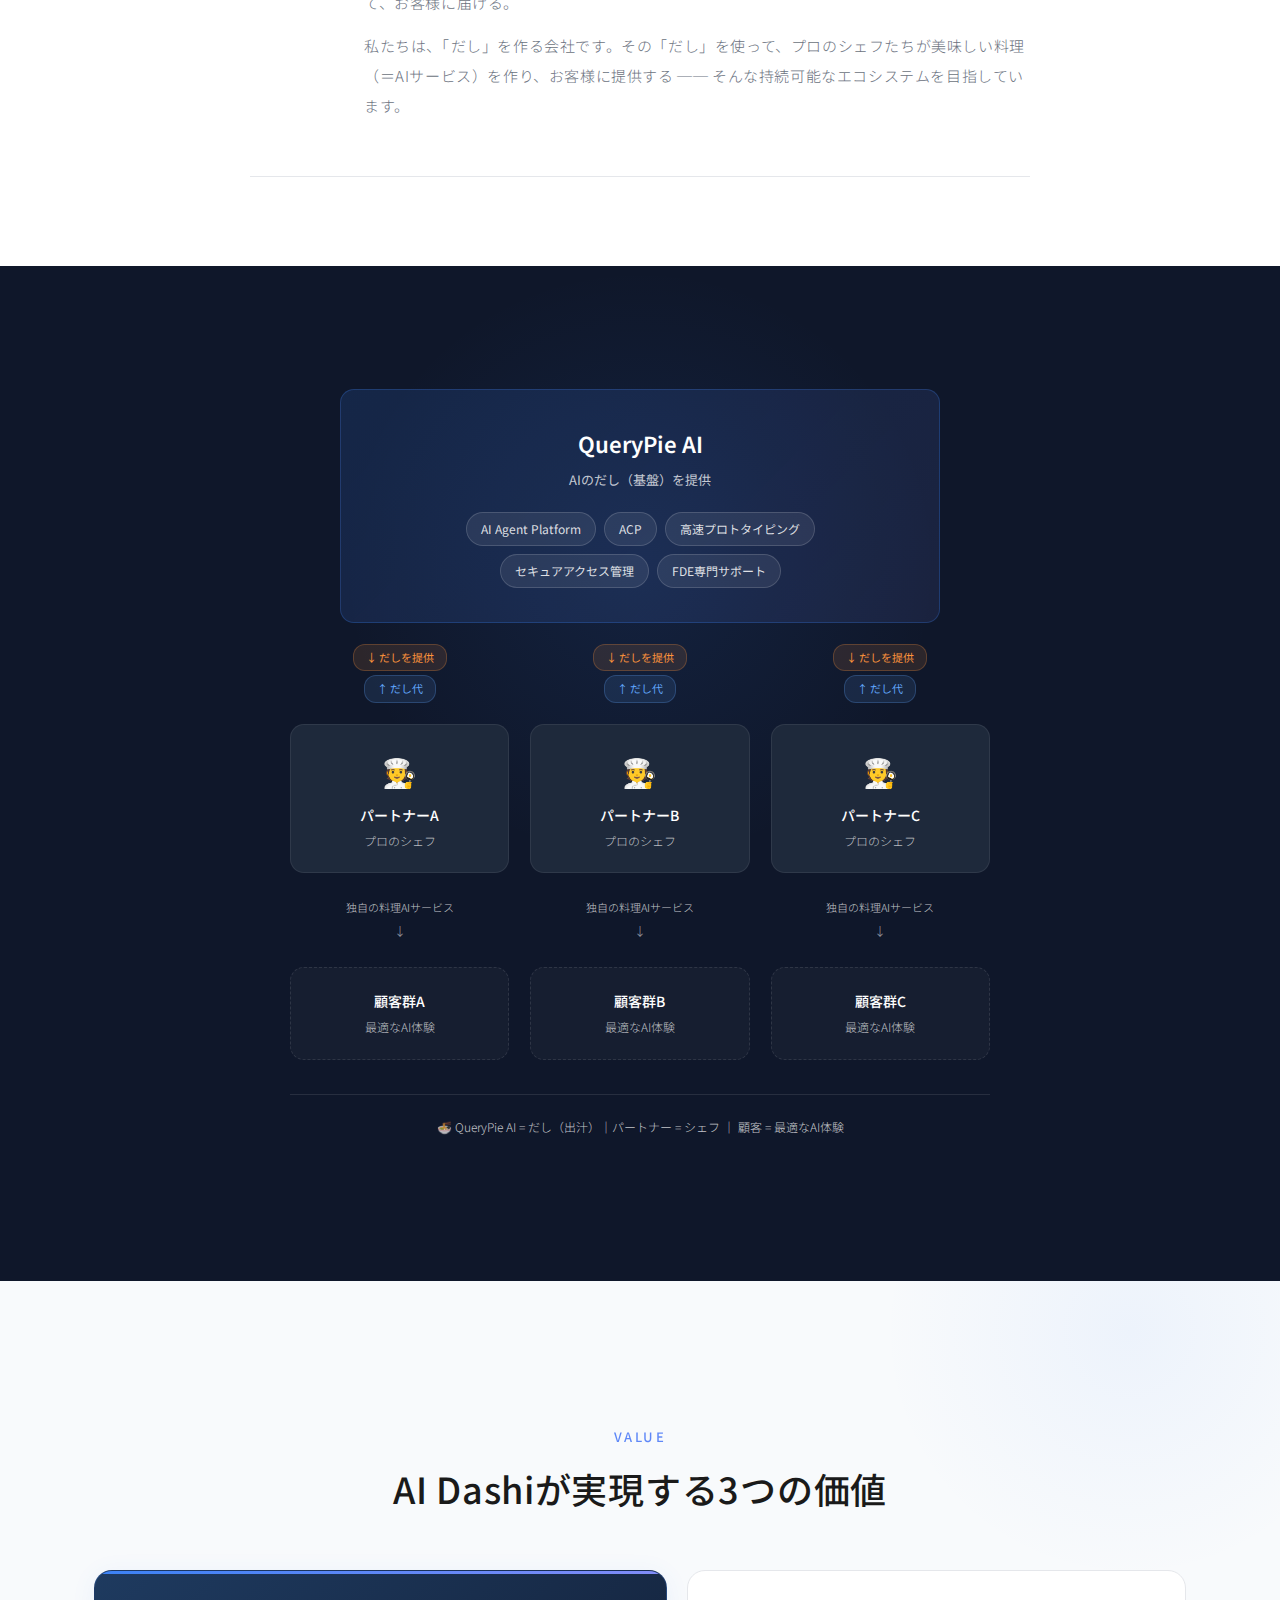
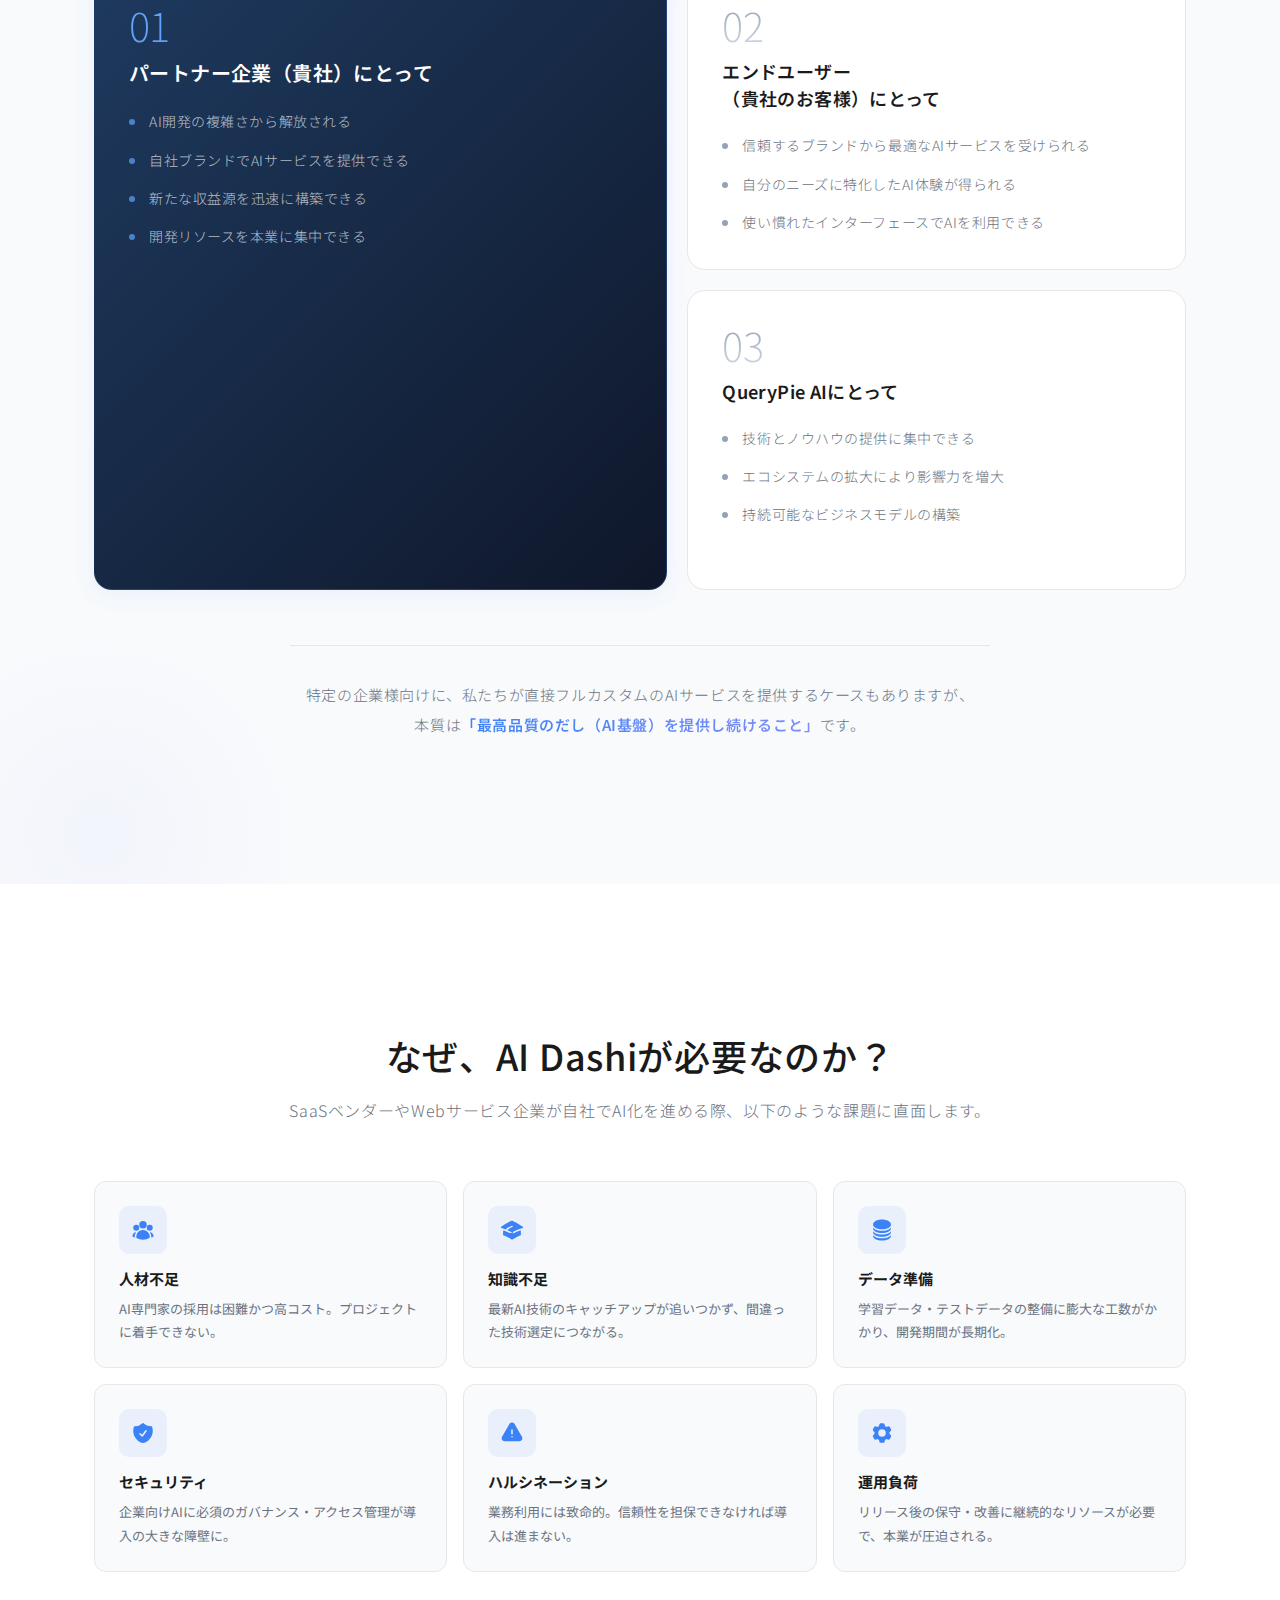
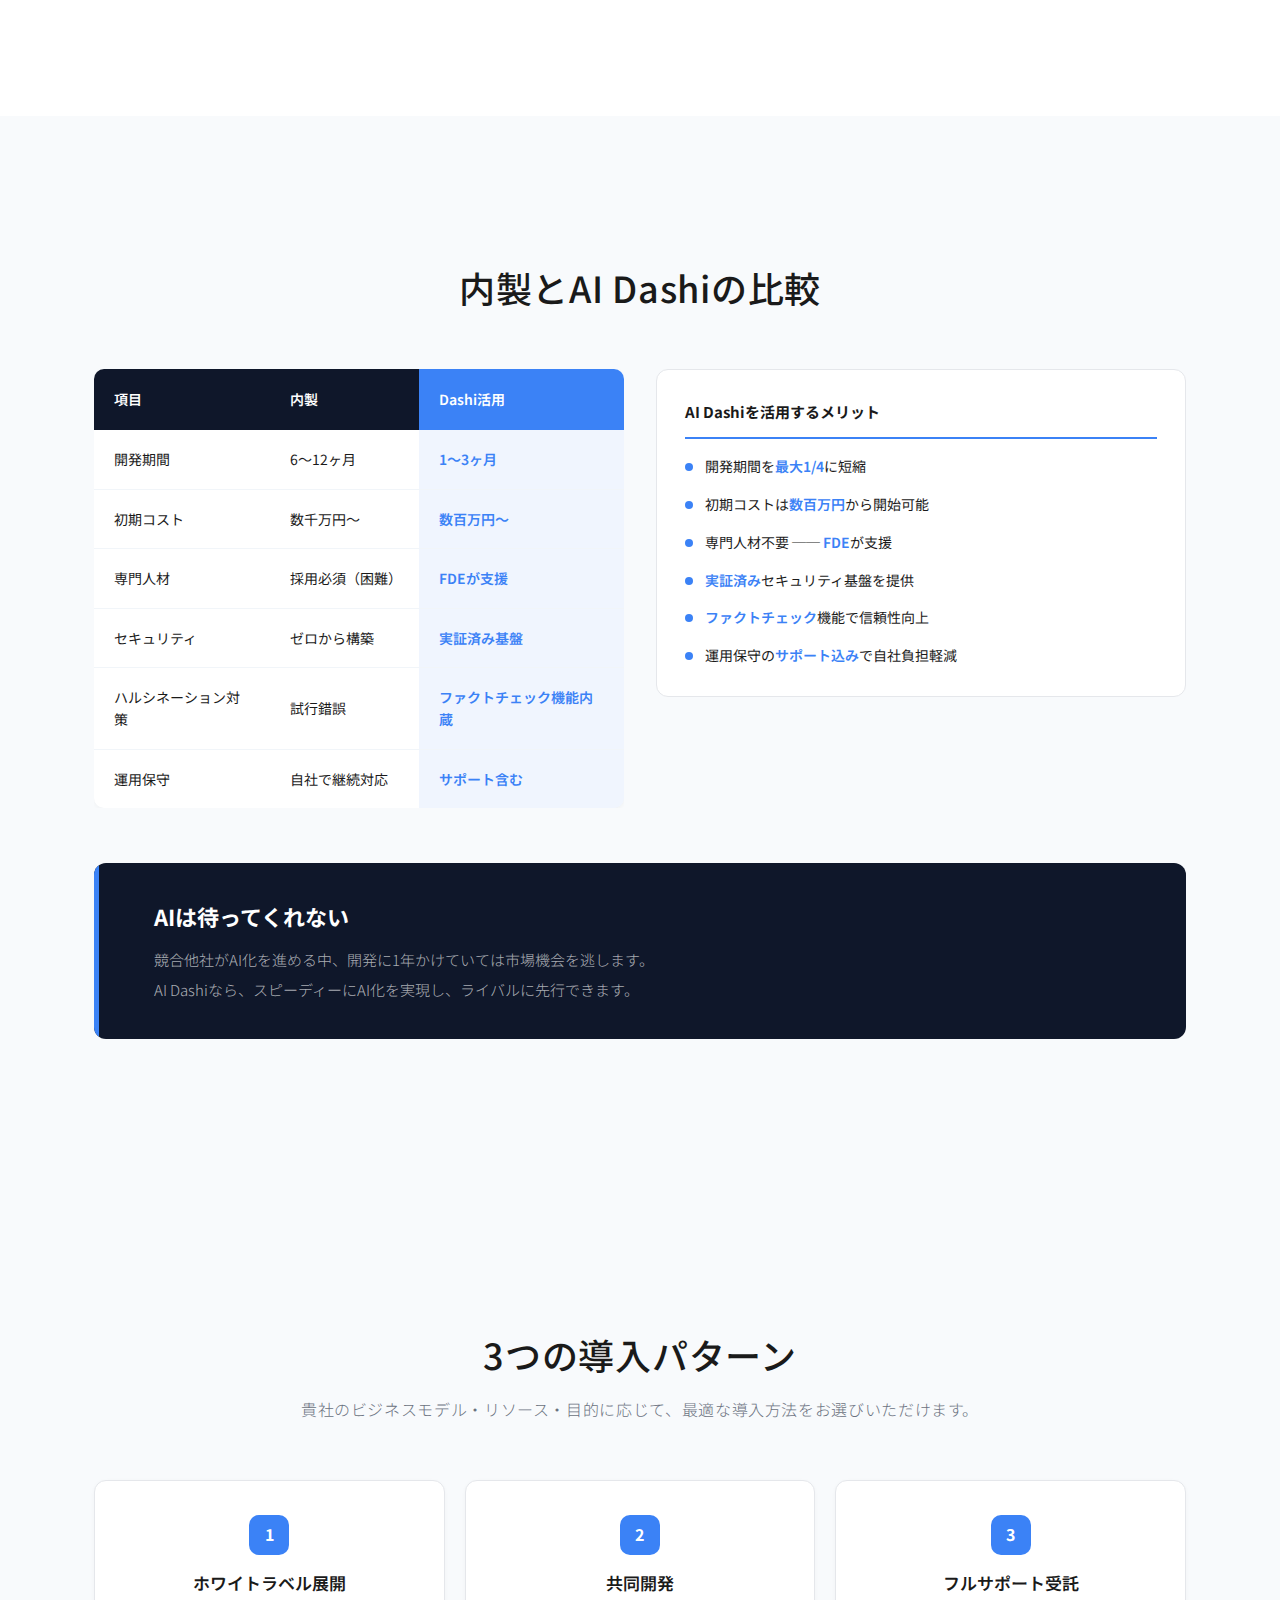
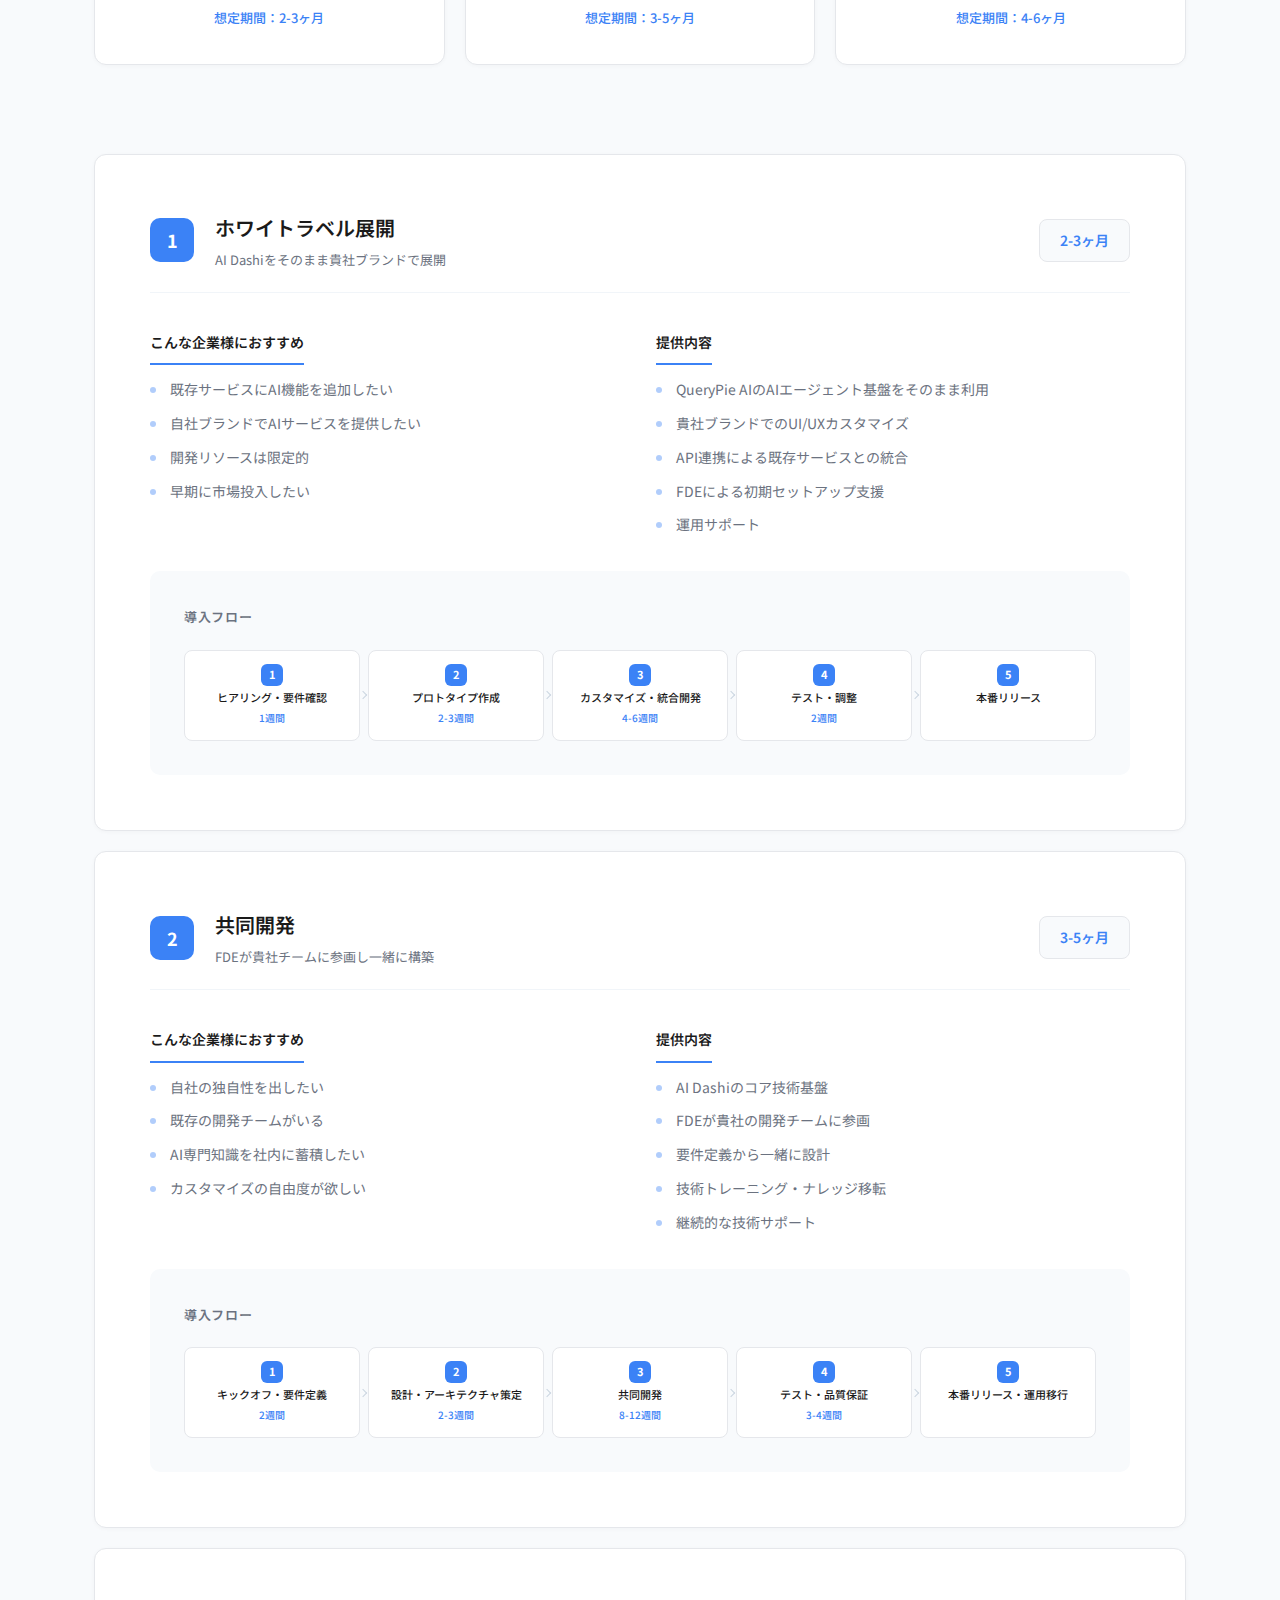
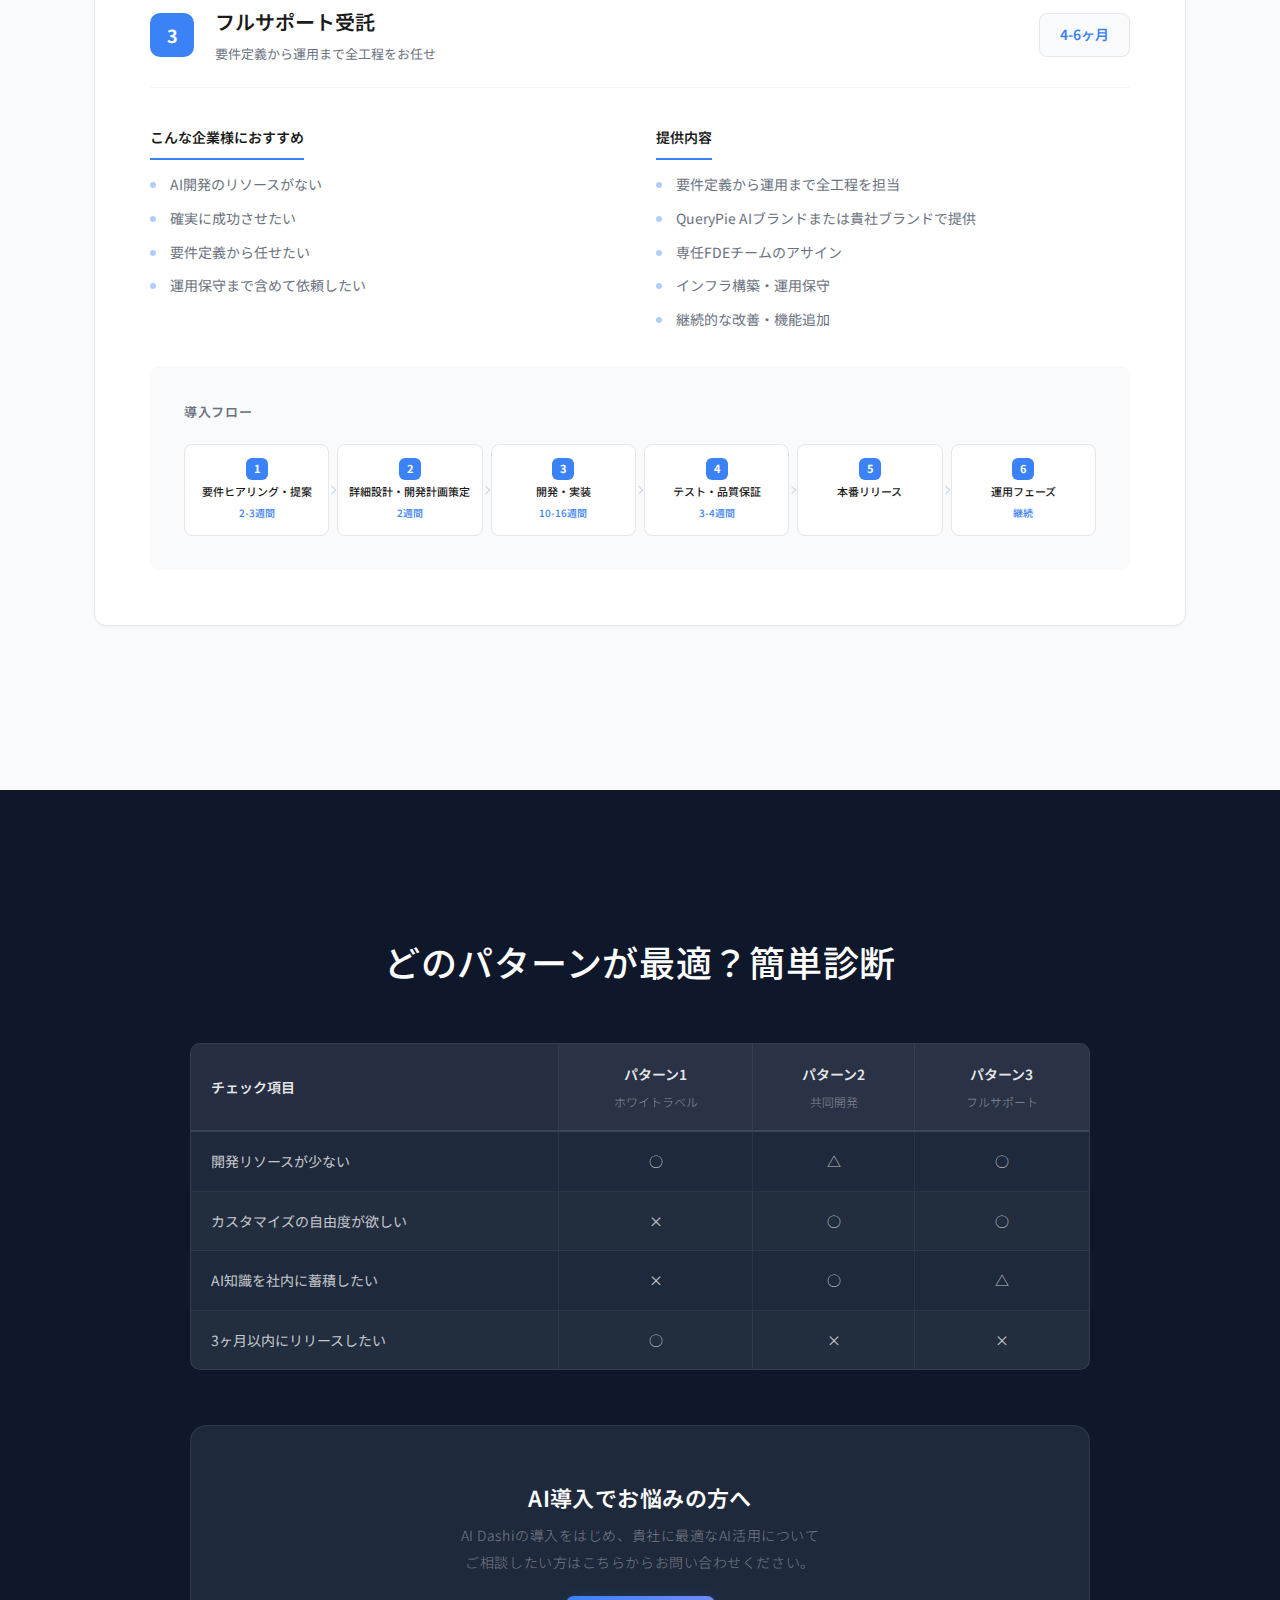
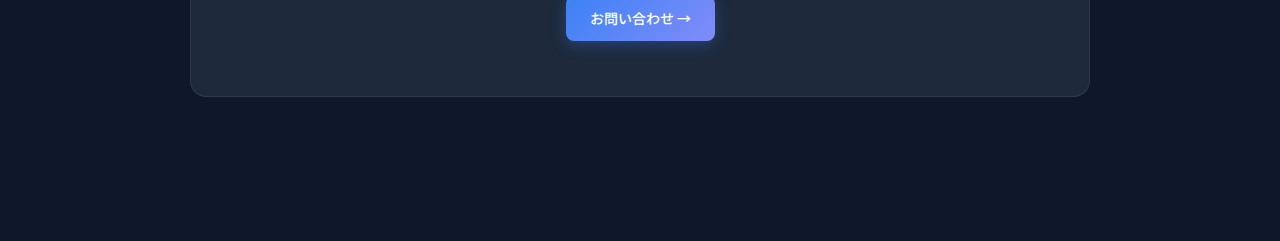
<file: public/services/ai-dashi/index.html>
<!DOCTYPE html>
<html lang="ja">

<head>
  <meta charset="UTF-8">
  <meta name="viewport" content="width=device-width, initial-scale=1.0">
  <meta name="description" content="AI Dashi｜あなたのブランドで、AIを提供する">
  <title>AI Dashi - QueryPie AI</title>
  <link rel="preconnect" href="https://fonts.googleapis.com">
  <link rel="preconnect" href="https://fonts.gstatic.com" crossorigin>
  <link href="https://fonts.googleapis.com/css2?family=Noto+Sans+JP:wght@200;300;400;500;600;700&display=swap"
    rel="stylesheet">
  <link rel="stylesheet" href="styles.css">
</head>

<body>

  <main>

    <!-- Hero Section -->
    <section class="rr-hero" style="padding-top: 0;">

      <div class="rr-hero-bg-accent"></div>
      <div class="container">
        <div class="rr-hero-inner">
          <p class="rr-hero-subtitle">あなたのブランドで、AIを提供する</p>
          <h1 class="rr-hero-title">AI Dashi</h1>
          <p class="rr-hero-desc">最高品質の「だし」（＝AI基盤）を提供し、<br>パートナー企業が独自のAIサービスを構築できる仕組みです。</p>
        </div>
      </div>
    </section>

    <!-- What is AI Dashi? Section -->
    <section id="what-dashi" class="rr-what-section">
      <div class="container">
        <h2 class="section-title">What is AI Dashi?</h2>

        <blockquote class="rr-statement">
          <p>良いだしがあれば、どんな料理人も美味しい料理を作れる。<br>良いAI基盤があれば、どんな企業も優れたAIサービスを提供できる。</p>
        </blockquote>

        <div class="rr-explain">
          <div class="rr-explain-item">
            <span class="rr-explain-num">01</span>
            <div class="rr-explain-body">
              <h3 class="rr-explain-title">「AIのだし」とは</h3>
              <p class="rr-explain-desc">
                QueryPie AIの「AI Dashi」は、日本料理の基本である「だし」から名付けました。最高品質の「だし」（＝AI基盤）を提供し、パートナー企業が独自のAIサービスを構築できるようにする仕組みです。
              </p>
            </div>
          </div>
          <div class="rr-explain-item">
            <span class="rr-explain-num">02</span>
            <div class="rr-explain-body">
              <h3 class="rr-explain-title">なぜ「だし」なのか</h3>
              <p class="rr-explain-desc">
                お客様が求めているのは、美味しい「料理」です。しかし、私たちQueryPie AIがすべての料理を直接作る必要はありません。お客様が何を好むかを一番よく知っている"プロのシェフ"（＝貴社のような、SaaSベンダー・Webサービス企業）が料理を作り、貴社の販売チャネルを通じて、お客様に届ける。
              </p>
              <p class="rr-explain-desc">
                私たちは、「だし」を作る会社です。その「だし」を使って、プロのシェフたちが美味しい料理（＝AIサービス）を作り、お客様に提供する ── そんな持続可能なエコシステムを目指しています。
              </p>
            </div>
          </div>
        </div>
      </div>
    </section>

    <!-- Ecosystem Section -->
    <section id="ecosystem" class="rr-ecosystem-section">
      <div class="container">
        <div class="rr-ecosystem">
          <div class="rr-eco-top">
            <div class="rr-eco-card rr-eco-card--primary">
              <h3>QueryPie AI</h3>
              <p>AIのだし（基盤）を提供</p>
              <div class="rr-eco-features">
                <span>AI Agent Platform</span>
                <span>ACP</span>
                <span>高速プロトタイピング</span>
                <span>セキュアアクセス管理</span>
                <span>FDE専門サポート</span>
              </div>
            </div>
          </div>

          <div class="rr-eco-flow">
            <div class="rr-eco-arrow">
              <span class="rr-eco-pill rr-eco-pill--down">↓ だしを提供</span>
              <span class="rr-eco-pill rr-eco-pill--up">↑ だし代</span>
            </div>
            <div class="rr-eco-arrow">
              <span class="rr-eco-pill rr-eco-pill--down">↓ だしを提供</span>
              <span class="rr-eco-pill rr-eco-pill--up">↑ だし代</span>
            </div>
            <div class="rr-eco-arrow">
              <span class="rr-eco-pill rr-eco-pill--down">↓ だしを提供</span>
              <span class="rr-eco-pill rr-eco-pill--up">↑ だし代</span>
            </div>
          </div>

          <div class="rr-eco-row">
            <div class="rr-eco-card">
              <span class="rr-eco-emoji">🧑‍🍳</span>
              <h4>パートナーA</h4>
              <p>プロのシェフ</p>
            </div>
            <div class="rr-eco-card">
              <span class="rr-eco-emoji">🧑‍🍳</span>
              <h4>パートナーB</h4>
              <p>プロのシェフ</p>
            </div>
            <div class="rr-eco-card">
              <span class="rr-eco-emoji">🧑‍🍳</span>
              <h4>パートナーC</h4>
              <p>プロのシェフ</p>
            </div>
          </div>

          <div class="rr-eco-service-labels">
            <p>独自の料理AIサービス</p>
            <p>独自の料理AIサービス</p>
            <p>独自の料理AIサービス</p>
          </div>

          <div class="rr-eco-row">
            <div class="rr-eco-card rr-eco-card--customer">
              <h4>顧客群A</h4>
              <p>最適なAI体験</p>
            </div>
            <div class="rr-eco-card rr-eco-card--customer">
              <h4>顧客群B</h4>
              <p>最適なAI体験</p>
            </div>
            <div class="rr-eco-card rr-eco-card--customer">
              <h4>顧客群C</h4>
              <p>最適なAI体験</p>
            </div>
          </div>

          <p class="rr-eco-legend">🍜 QueryPie AI = だし（出汁）｜パートナー = シェフ ｜ 顧客 = 最適なAI体験</p>
        </div>
      </div>
    </section>

    <!-- 3つの価値 Section -->
    <section id="why-dashi" class="rr-value-section">
      <div class="container">
        <p class="section-label">Value</p>
        <h2 class="section-title">AI Dashiが実現する3つの価値</h2>

        <div class="rr-value-grid">
          <div class="value-card value-card--accent">
            <span class="value-card-num">01</span>
            <h3 class="value-card-title">パートナー企業（貴社）にとって</h3>
            <ul class="value-card-list">
              <li>AI開発の複雑さから解放される</li>
              <li>自社ブランドでAIサービスを提供できる</li>
              <li>新たな収益源を迅速に構築できる</li>
              <li>開発リソースを本業に集中できる</li>
            </ul>
          </div>

          <div class="value-card value-card--light">
            <span class="value-card-num">02</span>
            <h3 class="value-card-title">エンドユーザー<br>（貴社のお客様）にとって</h3>
            <ul class="value-card-list">
              <li>信頼するブランドから最適なAIサービスを受けられる</li>
              <li>自分のニーズに特化したAI体験が得られる</li>
              <li>使い慣れたインターフェースでAIを利用できる</li>
            </ul>
          </div>

          <div class="value-card value-card--light">
            <span class="value-card-num">03</span>
            <h3 class="value-card-title">QueryPie AIにとって</h3>
            <ul class="value-card-list">
              <li>技術とノウハウの提供に集中できる</li>
              <li>エコシステムの拡大により影響力を増大</li>
              <li>持続可能なビジネスモデルの構築</li>
            </ul>
          </div>
        </div>

        <div class="rr-value-note">
          <p>
            特定の企業様向けに、私たちが直接フルカスタムのAIサービスを提供するケースもありますが、<br>
            本質は<strong>「最高品質のだし（AI基盤）を提供し続けること」</strong>です。
          </p>
        </div>
      </div>
    </section>

    <!-- Why AI Dashi is necessary Section -->
    <section class="rr-barrier-section">
      <div class="container">
        <h2 class="section-title">なぜ、AI Dashiが必要なのか？</h2>
        <p class="section-lead">SaaSベンダーやWebサービス企業が自社でAI化を進める際、以下のような課題に直面します。</p>

        <div class="rr-barrier-cards">
          <div class="rr-barrier-card">
            <div class="rr-barrier-card-icon">
              <svg width="24" height="24" viewBox="0 0 24 24" fill="currentColor"><path fill-rule="evenodd" d="M8.25 6.75a3.75 3.75 0 1 1 7.5 0 3.75 3.75 0 0 1-7.5 0ZM15.75 9.75a3 3 0 1 1 6 0 3 3 0 0 1-6 0ZM2.25 9.75a3 3 0 1 1 6 0 3 3 0 0 1-6 0ZM6.31 15.117A6.745 6.745 0 0 1 12 12a6.745 6.745 0 0 1 6.709 7.498.75.75 0 0 1-.372.568A12.696 12.696 0 0 1 12 21.75c-2.305 0-4.47-.612-6.337-1.684a.75.75 0 0 1-.372-.568 6.787 6.787 0 0 1 1.019-4.38Z" clip-rule="evenodd"/><path d="M5.082 14.254a8.287 8.287 0 0 0-1.308 5.135 9.687 9.687 0 0 1-1.764-.44l-.115-.04a.563.563 0 0 1-.373-.487l-.01-.121a3.75 3.75 0 0 1 3.57-4.047ZM20.226 19.389a8.287 8.287 0 0 0-1.308-5.135 3.75 3.75 0 0 1 3.57 4.047l-.01.121a.563.563 0 0 1-.373.486l-.115.04c-.567.2-1.156.349-1.764.441Z"/></svg>
            </div>
            <h4 class="rr-barrier-card-title">人材不足</h4>
            <p class="rr-barrier-card-desc">AI専門家の採用は困難かつ高コスト。プロジェクトに着手できない。</p>
          </div>
          <div class="rr-barrier-card">
            <div class="rr-barrier-card-icon">
              <svg width="24" height="24" viewBox="0 0 24 24" fill="currentColor"><path d="M11.7 2.805a.75.75 0 0 1 .6 0A60.65 60.65 0 0 1 22.83 8.72a.75.75 0 0 1-.231 1.337 49.948 49.948 0 0 0-9.902 3.912l-.003.002c-.114.06-.227.119-.34.18a.75.75 0 0 1-.707 0A50.88 50.88 0 0 0 7.5 12.173v-.224c0-.131.067-.248.172-.311a54.615 54.615 0 0 1 4.653-2.52.75.75 0 0 0-.65-1.352 56.123 56.123 0 0 0-4.78 2.589 1.858 1.858 0 0 0-.859 1.228 49.803 49.803 0 0 0-4.634-1.527.75.75 0 0 1-.231-1.337A60.653 60.653 0 0 1 11.7 2.805Z"/><path d="M13.06 15.473a48.45 48.45 0 0 1 7.666-3.282c.134 1.414.22 2.843.255 4.284a.75.75 0 0 1-.46.711 47.87 47.87 0 0 0-8.105 4.342.75.75 0 0 1-.832 0 47.87 47.87 0 0 0-8.104-4.342.75.75 0 0 1-.461-.71c.035-1.442.121-2.87.255-4.286a48.549 48.549 0 0 1 5.786 2.616 2.25 2.25 0 0 0 2.12 0 48.4 48.4 0 0 1 1.88-.919Z"/></svg>
            </div>
            <h4 class="rr-barrier-card-title">知識不足</h4>
            <p class="rr-barrier-card-desc">最新AI技術のキャッチアップが追いつかず、間違った技術選定につながる。</p>
          </div>
          <div class="rr-barrier-card">
            <div class="rr-barrier-card-icon">
              <svg width="24" height="24" viewBox="0 0 24 24" fill="currentColor"><path d="M21 6.375c0 2.692-4.03 4.875-9 4.875S3 9.067 3 6.375 7.03 1.5 12 1.5s9 2.183 9 4.875Z"/><path d="M12 12.75c2.685 0 5.19-.586 7.078-1.609a8.283 8.283 0 0 0 1.897-1.384c.016.121.025.244.025.368C21 12.817 16.97 15 12 15s-9-2.183-9-4.875c0-.124.009-.247.025-.368a8.285 8.285 0 0 0 1.897 1.384C6.809 12.164 9.315 12.75 12 12.75Z"/><path d="M12 16.5c2.685 0 5.19-.586 7.078-1.609a8.282 8.282 0 0 0 1.897-1.384c.016.121.025.244.025.368 0 2.692-4.03 4.875-9 4.875s-9-2.183-9-4.875c0-.124.009-.247.025-.368a8.284 8.284 0 0 0 1.897 1.384C6.809 15.914 9.315 16.5 12 16.5Z"/><path d="M12 20.25c2.685 0 5.19-.586 7.078-1.609a8.282 8.282 0 0 0 1.897-1.384c.016.121.025.244.025.368 0 2.692-4.03 4.875-9 4.875s-9-2.183-9-4.875c0-.124.009-.247.025-.368a8.284 8.284 0 0 0 1.897 1.384C6.809 19.664 9.315 20.25 12 20.25Z"/></svg>
            </div>
            <h4 class="rr-barrier-card-title">データ準備</h4>
            <p class="rr-barrier-card-desc">学習データ・テストデータの整備に膨大な工数がかかり、開発期間が長期化。</p>
          </div>
          <div class="rr-barrier-card">
            <div class="rr-barrier-card-icon">
              <svg width="24" height="24" viewBox="0 0 24 24" fill="currentColor"><path fill-rule="evenodd" d="M12.516 2.17a.75.75 0 0 0-1.032 0 11.209 11.209 0 0 1-7.877 3.08.75.75 0 0 0-.722.515A12.74 12.74 0 0 0 2.25 9.75c0 5.942 4.064 10.933 9.563 12.348a.749.749 0 0 0 .374 0c5.499-1.415 9.563-6.406 9.563-12.348 0-1.39-.223-2.73-.635-3.985a.75.75 0 0 0-.722-.516l-.143.001c-2.996 0-5.717-1.17-7.734-3.08Zm3.094 8.016a.75.75 0 1 0-1.22-.872l-3.236 4.53L9.53 12.22a.75.75 0 0 0-1.06 1.06l2.25 2.25a.75.75 0 0 0 1.14-.094l3.75-5.25Z" clip-rule="evenodd"/></svg>
            </div>
            <h4 class="rr-barrier-card-title">セキュリティ</h4>
            <p class="rr-barrier-card-desc">企業向けAIに必須のガバナンス・アクセス管理が導入の大きな障壁に。</p>
          </div>
          <div class="rr-barrier-card">
            <div class="rr-barrier-card-icon">
              <svg width="24" height="24" viewBox="0 0 24 24" fill="currentColor"><path fill-rule="evenodd" d="M9.401 3.003c1.155-2 4.043-2 5.197 0l7.355 12.748c1.154 2-.29 4.5-2.599 4.5H4.645c-2.309 0-3.752-2.5-2.598-4.5L9.4 3.003ZM12 8.25a.75.75 0 0 1 .75.75v3.75a.75.75 0 0 1-1.5 0V9a.75.75 0 0 1 .75-.75Zm0 8.25a.75.75 0 1 0 0-1.5.75.75 0 0 0 0 1.5Z" clip-rule="evenodd"/></svg>
            </div>
            <h4 class="rr-barrier-card-title">ハルシネーション</h4>
            <p class="rr-barrier-card-desc">業務利用には致命的。信頼性を担保できなければ導入は進まない。</p>
          </div>
          <div class="rr-barrier-card">
            <div class="rr-barrier-card-icon">
              <svg width="24" height="24" viewBox="0 0 24 24" fill="currentColor"><path fill-rule="evenodd" d="M11.078 2.25c-.917 0-1.699.663-1.85 1.567L9.05 4.889c-.02.12-.115.26-.297.348a7.493 7.493 0 0 0-.986.57c-.166.115-.334.126-.45.083L6.3 5.508a1.875 1.875 0 0 0-2.282.819l-.922 1.597a1.875 1.875 0 0 0 .432 2.385l.84.692c.095.078.17.229.154.43a7.598 7.598 0 0 0 0 1.139c.015.2-.059.352-.153.43l-.841.692a1.875 1.875 0 0 0-.432 2.385l.922 1.597a1.875 1.875 0 0 0 2.282.818l1.019-.382c.115-.043.283-.031.45.082.312.214.641.405.985.57.182.088.277.228.297.35l.178 1.071c.151.904.933 1.567 1.85 1.567h1.844c.916 0 1.699-.663 1.85-1.567l.178-1.072c.02-.12.114-.26.297-.349.344-.165.673-.356.985-.57.167-.114.335-.125.45-.082l1.02.382a1.875 1.875 0 0 0 2.28-.819l.923-1.597a1.875 1.875 0 0 0-.432-2.385l-.84-.692c-.095-.078-.17-.229-.154-.43a7.614 7.614 0 0 0 0-1.139c-.016-.2.059-.352.153-.43l.84-.692c.708-.582.891-1.59.433-2.385l-.922-1.597a1.875 1.875 0 0 0-2.282-.818l-1.02.382c-.114.043-.282.031-.449-.083a7.49 7.49 0 0 0-.985-.57c-.183-.087-.277-.227-.297-.348l-.179-1.072a1.875 1.875 0 0 0-1.85-1.567h-1.843ZM12 15.75a3.75 3.75 0 1 0 0-7.5 3.75 3.75 0 0 0 0 7.5Z" clip-rule="evenodd"/></svg>
            </div>
            <h4 class="rr-barrier-card-title">運用負荷</h4>
            <p class="rr-barrier-card-desc">リリース後の保守・改善に継続的なリソースが必要で、本業が圧迫される。</p>
          </div>
        </div>
      </div>
    </section>

    <!-- Comparison Section -->
    <section class="rr-compare-section">
      <div class="container">
        <h2 class="section-title">内製とAI Dashiの比較</h2>

        <div class="rr-compare-layout">
          <div class="rr-compare-table-wrap">
            <table class="rr-compare-table">
              <thead>
                <tr><th>項目</th><th>内製</th><th class="highlight">Dashi活用</th></tr>
              </thead>
              <tbody>
                <tr><td>開発期間</td><td>6〜12ヶ月</td><td class="highlight">1〜3ヶ月</td></tr>
                <tr><td>初期コスト</td><td>数千万円〜</td><td class="highlight">数百万円〜</td></tr>
                <tr><td>専門人材</td><td>採用必須（困難）</td><td class="highlight">FDEが支援</td></tr>
                <tr><td>セキュリティ</td><td>ゼロから構築</td><td class="highlight">実証済み基盤</td></tr>
                <tr><td>ハルシネーション対策</td><td>試行錯誤</td><td class="highlight">ファクトチェック機能内蔵</td></tr>
                <tr><td>運用保守</td><td>自社で継続対応</td><td class="highlight">サポート含む</td></tr>
              </tbody>
            </table>
          </div>

          <div class="rr-compare-points">
            <h3 class="rr-compare-points-title">AI Dashiを活用するメリット</h3>
            <ul class="rr-compare-list">
              <li>開発期間を<strong>最大1/4</strong>に短縮</li>
              <li>初期コストは<strong>数百万円</strong>から開始可能</li>
              <li>専門人材不要 ── <strong>FDE</strong>が支援</li>
              <li><strong>実証済み</strong>セキュリティ基盤を提供</li>
              <li><strong>ファクトチェック</strong>機能で信頼性向上</li>
              <li>運用保守の<strong>サポート込み</strong>で自社負担軽減</li>
            </ul>
          </div>
        </div>

        <div class="rr-urgency">
          <div class="rr-urgency-inner">
            <h3 class="rr-urgency-title">AIは待ってくれない</h3>
            <p class="rr-urgency-desc">競合他社がAI化を進める中、開発に1年かけていては市場機会を逃します。<br>AI Dashiなら、スピーディーにAI化を実現し、ライバルに先行できます。</p>
          </div>
        </div>
      </div>
    </section>

    <!-- 3つの導入パターン Section -->
    <section class="rr-pattern-section">
      <div class="container">
        <h2 class="section-title">3つの導入パターン</h2>
        <p class="section-lead">貴社のビジネスモデル・リソース・目的に応じて、最適な導入方法をお選びいただけます。</p>

        <div class="rr-pattern-overview">
          <div class="rr-pattern-card">
            <span class="rr-pattern-num">1</span>
            <h3 class="rr-pattern-card-title">ホワイトラベル展開</h3>
            <p class="rr-pattern-card-duration">想定期間：2-3ヶ月</p>
          </div>
          <div class="rr-pattern-card">
            <span class="rr-pattern-num">2</span>
            <h3 class="rr-pattern-card-title">共同開発</h3>
            <p class="rr-pattern-card-duration">想定期間：3-5ヶ月</p>
          </div>
          <div class="rr-pattern-card">
            <span class="rr-pattern-num">3</span>
            <h3 class="rr-pattern-card-title">フルサポート受託</h3>
            <p class="rr-pattern-card-duration">想定期間：4-6ヶ月</p>
          </div>
        </div>

        <!-- パターン1 -->
        <div class="rr-pattern-detail">
          <div class="rr-pattern-detail-header">
            <span class="rr-pattern-detail-num">1</span>
            <div>
              <h3 class="rr-pattern-detail-title">ホワイトラベル展開</h3>
              <p class="rr-pattern-detail-sub">AI Dashiをそのまま貴社ブランドで展開</p>
            </div>
            <div class="rr-pattern-duration-badge">2-3ヶ月</div>
          </div>
          <div class="rr-pattern-detail-grid">
            <div class="rr-pattern-detail-box">
              <h4>こんな企業様におすすめ</h4>
              <ul>
                <li>既存サービスにAI機能を追加したい</li>
                <li>自社ブランドでAIサービスを提供したい</li>
                <li>開発リソースは限定的</li>
                <li>早期に市場投入したい</li>
              </ul>
            </div>
            <div class="rr-pattern-detail-box">
              <h4>提供内容</h4>
              <ul>
                <li>QueryPie AIのAIエージェント基盤をそのまま利用</li>
                <li>貴社ブランドでのUI/UXカスタマイズ</li>
                <li>API連携による既存サービスとの統合</li>
                <li>FDEによる初期セットアップ支援</li>
                <li>運用サポート</li>
              </ul>
            </div>
          </div>
          <div class="rr-pattern-steps">
            <h4>導入フロー</h4>
            <div class="rr-steps">
              <div class="rr-step">
                <span class="rr-step-label">ヒアリング・要件確認</span>
                <span class="rr-step-period">1週間</span>
              </div>
              <div class="rr-step-arrow"></div>
              <div class="rr-step">
                <span class="rr-step-label">プロトタイプ作成</span>
                <span class="rr-step-period">2-3週間</span>
              </div>
              <div class="rr-step-arrow"></div>
              <div class="rr-step">
                <span class="rr-step-label">カスタマイズ・統合開発</span>
                <span class="rr-step-period">4-6週間</span>
              </div>
              <div class="rr-step-arrow"></div>
              <div class="rr-step">
                <span class="rr-step-label">テスト・調整</span>
                <span class="rr-step-period">2週間</span>
              </div>
              <div class="rr-step-arrow"></div>
              <div class="rr-step rr-step--last">
                <span class="rr-step-label">本番リリース</span>
              </div>
            </div>
          </div>
        </div>

        <!-- パターン2 -->
        <div class="rr-pattern-detail">
          <div class="rr-pattern-detail-header">
            <span class="rr-pattern-detail-num">2</span>
            <div>
              <h3 class="rr-pattern-detail-title">共同開発</h3>
              <p class="rr-pattern-detail-sub">FDEが貴社チームに参画し一緒に構築</p>
            </div>
            <div class="rr-pattern-duration-badge">3-5ヶ月</div>
          </div>
          <div class="rr-pattern-detail-grid">
            <div class="rr-pattern-detail-box">
              <h4>こんな企業様におすすめ</h4>
              <ul>
                <li>自社の独自性を出したい</li>
                <li>既存の開発チームがいる</li>
                <li>AI専門知識を社内に蓄積したい</li>
                <li>カスタマイズの自由度が欲しい</li>
              </ul>
            </div>
            <div class="rr-pattern-detail-box">
              <h4>提供内容</h4>
              <ul>
                <li>AI Dashiのコア技術基盤</li>
                <li>FDEが貴社の開発チームに参画</li>
                <li>要件定義から一緒に設計</li>
                <li>技術トレーニング・ナレッジ移転</li>
                <li>継続的な技術サポート</li>
              </ul>
            </div>
          </div>
          <div class="rr-pattern-steps">
            <h4>導入フロー</h4>
            <div class="rr-steps">
              <div class="rr-step">
                <span class="rr-step-label">キックオフ・要件定義</span>
                <span class="rr-step-period">2週間</span>
              </div>
              <div class="rr-step-arrow"></div>
              <div class="rr-step">
                <span class="rr-step-label">設計・アーキテクチャ策定</span>
                <span class="rr-step-period">2-3週間</span>
              </div>
              <div class="rr-step-arrow"></div>
              <div class="rr-step">
                <span class="rr-step-label">共同開発</span>
                <span class="rr-step-period">8-12週間</span>
              </div>
              <div class="rr-step-arrow"></div>
              <div class="rr-step">
                <span class="rr-step-label">テスト・品質保証</span>
                <span class="rr-step-period">3-4週間</span>
              </div>
              <div class="rr-step-arrow"></div>
              <div class="rr-step rr-step--last">
                <span class="rr-step-label">本番リリース・運用移行</span>
              </div>
            </div>
          </div>
        </div>

        <!-- パターン3 -->
        <div class="rr-pattern-detail">
          <div class="rr-pattern-detail-header">
            <span class="rr-pattern-detail-num">3</span>
            <div>
              <h3 class="rr-pattern-detail-title">フルサポート受託</h3>
              <p class="rr-pattern-detail-sub">要件定義から運用まで全工程をお任せ</p>
            </div>
            <div class="rr-pattern-duration-badge">4-6ヶ月</div>
          </div>
          <div class="rr-pattern-detail-grid">
            <div class="rr-pattern-detail-box">
              <h4>こんな企業様におすすめ</h4>
              <ul>
                <li>AI開発のリソースがない</li>
                <li>確実に成功させたい</li>
                <li>要件定義から任せたい</li>
                <li>運用保守まで含めて依頼したい</li>
              </ul>
            </div>
            <div class="rr-pattern-detail-box">
              <h4>提供内容</h4>
              <ul>
                <li>要件定義から運用まで全工程を担当</li>
                <li>QueryPie AIブランドまたは貴社ブランドで提供</li>
                <li>専任FDEチームのアサイン</li>
                <li>インフラ構築・運用保守</li>
                <li>継続的な改善・機能追加</li>
              </ul>
            </div>
          </div>
          <div class="rr-pattern-steps">
            <h4>導入フロー</h4>
            <div class="rr-steps">
              <div class="rr-step">
                <span class="rr-step-label">要件ヒアリング・提案</span>
                <span class="rr-step-period">2-3週間</span>
              </div>
              <div class="rr-step-arrow"></div>
              <div class="rr-step">
                <span class="rr-step-label">詳細設計・開発計画策定</span>
                <span class="rr-step-period">2週間</span>
              </div>
              <div class="rr-step-arrow"></div>
              <div class="rr-step">
                <span class="rr-step-label">開発・実装</span>
                <span class="rr-step-period">10-16週間</span>
              </div>
              <div class="rr-step-arrow"></div>
              <div class="rr-step">
                <span class="rr-step-label">テスト・品質保証</span>
                <span class="rr-step-period">3-4週間</span>
              </div>
              <div class="rr-step-arrow"></div>
              <div class="rr-step">
                <span class="rr-step-label">本番リリース</span>
              </div>
              <div class="rr-step-arrow"></div>
              <div class="rr-step rr-step--last">
                <span class="rr-step-label">運用フェーズ</span>
                <span class="rr-step-period">継続</span>
              </div>
            </div>
          </div>
        </div>
      </div>
    </section>

    <!-- 簡単診断 + CTA Section -->
    <section class="rr-diagnosis-section">
      <div class="container">
        <h2 class="section-title">どのパターンが最適？簡単診断</h2>

        <div class="rr-diagnosis-table-wrap">
          <table class="rr-diagnosis-table">
            <thead>
              <tr>
                <th>チェック項目</th>
                <th>パターン1<small>ホワイトラベル</small></th>
                <th>パターン2<small>共同開発</small></th>
                <th>パターン3<small>フルサポート</small></th>
              </tr>
            </thead>
            <tbody>
              <tr>
                <td>開発リソースが少ない</td>
                <td class="rr-mark rr-mark--good">○</td>
                <td class="rr-mark">△</td>
                <td class="rr-mark rr-mark--good">○</td>
              </tr>
              <tr>
                <td>カスタマイズの自由度が欲しい</td>
                <td class="rr-mark rr-mark--bad">×</td>
                <td class="rr-mark rr-mark--good">○</td>
                <td class="rr-mark rr-mark--good">○</td>
              </tr>
              <tr>
                <td>AI知識を社内に蓄積したい</td>
                <td class="rr-mark rr-mark--bad">×</td>
                <td class="rr-mark rr-mark--good">○</td>
                <td class="rr-mark">△</td>
              </tr>
              <tr>
                <td>3ヶ月以内にリリースしたい</td>
                <td class="rr-mark rr-mark--good">○</td>
                <td class="rr-mark rr-mark--bad">×</td>
                <td class="rr-mark rr-mark--bad">×</td>
              </tr>
            </tbody>
          </table>
        </div>
      </div>
    </section>

    <!-- Bottom CTA -->
    <section class="rr-bottom-cta-section">
      <div class="container">
        <div class="rr-bottom-cta-card">
          <h2 class="rr-bottom-cta-title">AI導入でお悩みの方へ</h2>
          <p class="rr-bottom-cta-desc">AI Dashiの導入をはじめ、貴社に最適なAI活用について<br>ご相談したい方はこちらからお問い合わせください。</p>
          <a href="#" class="lp-btn lp-btn--primary">お問い合わせ &rarr;</a>
        </div>
      </div>
    </section>

  </main>


</body>

</html>
</file>
<file: assets/css/styles.css>
body {
  font-family: sans-serif;
  max-width: 800px;
  margin: 40px auto;
  padding: 20px;
}

nav a {
  margin: 0 10px;
  text-decoration: none;
  color: #0070f3;
}

nav a:hover {
  text-decoration: underline;
}
</file>
<file: public/services/ai-dashi/styles.css>
/* ===========================
   AI Dashi — Landing Page
   Dark hero + modern gradient style
   =========================== */

/* ── Reset & Base ── */
*,
*::before,
*::after {
  margin: 0;
  padding: 0;
  box-sizing: border-box;
}

:root {
  --font-main: 'Noto Sans JP', sans-serif;
  --color-text-main: #1A1A1A;
  --color-text-body: #6B7280;
  --color-text-gray: #9CA3AF;
  --color-text-white: #FFFFFF;
  --color-accent: #3B82F6;
  --color-accent-dark: #1D4ED8;
  --bg-white: #FFFFFF;
  --bg-light: #F8FAFC;
  --bg-dark: #0F172A;
  --bg-dark-card: #1E293B;
  --space-xs: 8px;
  --space-sm: 13px;
  --space-md: 21px;
  --space-lg: 34px;
  --space-xl: 55px;
  --space-2xl: 89px;
  --space-3xl: 144px;
}

html {
  scroll-behavior: smooth;
}

body {
  font-family: var(--font-main);
  color: var(--color-text-main);
  background: var(--bg-white);
  line-height: 1.8;
  -webkit-font-smoothing: antialiased;
}

a {
  color: inherit;
  text-decoration: none;
}

ul {
  list-style: none;
}

img {
  max-width: 100%;
  display: block;
}

.container {
  max-width: 1140px;
  margin: 0 auto;
  padding: 0 24px;
}

/* ── Header ── */
.lp-header {
  position: fixed;
  top: 0;
  left: 0;
  right: 0;
  height: 64px;
  background: rgba(15, 23, 42, 0.8);
  backdrop-filter: blur(16px);
  border-bottom: 1px solid rgba(255, 255, 255, 0.06);
  z-index: 1000;
  display: flex;
  align-items: center;
}

.lp-header .container {
  display: flex;
  align-items: center;
  justify-content: space-between;
  width: 100%;
}

.lp-logo {
  font-size: 18px;
  font-weight: 600;
  color: var(--color-text-white);
  letter-spacing: 0.02em;
}

.lp-logo span {
  background: linear-gradient(135deg, #60A5FA, #818CF8);
  -webkit-background-clip: text;
  -webkit-text-fill-color: transparent;
  background-clip: text;
}

.lp-nav {
  display: flex;
  align-items: center;
  gap: 32px;
}

.lp-nav-link {
  font-size: 14px;
  font-weight: 400;
  color: rgba(255, 255, 255, 0.6);
  transition: color 0.2s;
}

.lp-nav-link:hover {
  color: var(--color-text-white);
}

.lp-btn {
  display: inline-flex;
  align-items: center;
  gap: 8px;
  font-size: 14px;
  font-weight: 500;
  padding: 10px 24px;
  border-radius: 8px;
  border: none;
  cursor: pointer;
  transition: all 0.3s;
  font-family: var(--font-main);
}

.lp-btn--primary {
  background: linear-gradient(135deg, var(--color-accent), #818CF8);
  color: var(--color-text-white);
  box-shadow: 0 4px 15px rgba(59, 130, 246, 0.3);
}

.lp-btn--primary:hover {
  transform: translateY(-2px);
  box-shadow: 0 8px 25px rgba(59, 130, 246, 0.4);
}

.lp-btn--lg {
  padding: 14px 36px;
  font-size: 15px;
  border-radius: 10px;
}

.lp-menu-btn {
  display: none;
  flex-direction: column;
  gap: 5px;
  background: none;
  border: none;
  cursor: pointer;
  padding: 4px;
}

.lp-menu-btn span {
  width: 20px;
  height: 2px;
  background: var(--color-text-white);
  transition: all 0.3s;
}

/* ── Hero ── */
.rr-hero {
  padding-top: 64px;
  background: var(--bg-dark);
  overflow: hidden;
  position: relative;
  min-height: 50vh;
  display: flex;
  align-items: center;
}

.rr-hero::before {
  content: '';
  position: absolute;
  top: -50%;
  right: -20%;
  width: 80%;
  height: 200%;
  background: radial-gradient(ellipse at center, rgba(59, 130, 246, 0.12) 0%, transparent 70%);
  pointer-events: none;
}

.rr-hero::after {
  content: '';
  position: absolute;
  bottom: -30%;
  left: -10%;
  width: 60%;
  height: 150%;
  background: radial-gradient(ellipse at center, rgba(129, 140, 248, 0.08) 0%, transparent 70%);
  pointer-events: none;
}

.vertical-accent {
  writing-mode: vertical-rl;
  text-orientation: mixed;
  font-family: var(--font-main);
  position: absolute;
  top: 120px;
  right: 5%;
  font-size: 13px;
  color: rgba(255, 255, 255, 0.15);
  letter-spacing: 0.5em;
  font-weight: 300;
  z-index: 1;
}

.rr-hero-bg-accent {
  display: none;
}

.rr-hero-inner {
  padding: var(--space-3xl) 0;
  text-align: center;
  position: relative;
  z-index: 2;
  display: flex;
  flex-direction: column;
  align-items: center;
  max-width: 800px;
  margin: 0 auto;
}

.rr-hero-subtitle {
  font-size: 15px;
  font-weight: 300;
  color: rgba(255, 255, 255, 0.5);
  line-height: 2;
  letter-spacing: 0.15em;
  margin-bottom: var(--space-md);
  display: flex;
  align-items: center;
  gap: 16px;
}

.rr-hero-subtitle::before,
.rr-hero-subtitle::after {
  content: '';
  width: 40px;
  height: 1px;
  background: rgba(255, 255, 255, 0.2);
}

.rr-hero-title {
  font-size: 72px;
  font-weight: 700;
  background: linear-gradient(135deg, #FFFFFF 30%, #60A5FA 70%, #818CF8 100%);
  -webkit-background-clip: text;
  -webkit-text-fill-color: transparent;
  background-clip: text;
  line-height: 1.2;
  letter-spacing: -0.02em;
  margin-bottom: var(--space-lg);
}

.rr-hero-desc {
  font-size: 16px;
  font-weight: 300;
  color: rgba(255, 255, 255, 0.55);
  line-height: 2;
  letter-spacing: 0.04em;
  max-width: 560px;
  margin-bottom: var(--space-xl);
}

.rr-hero-cta {
  display: flex;
  gap: 16px;
  align-items: center;
}

.lp-btn--ghost {
  background: transparent;
  color: rgba(255, 255, 255, 0.7);
  border: 1px solid rgba(255, 255, 255, 0.15);
  padding: 14px 36px;
  font-size: 15px;
  border-radius: 10px;
}

.lp-btn--ghost:hover {
  background: rgba(255, 255, 255, 0.05);
  color: var(--color-text-white);
  border-color: rgba(255, 255, 255, 0.3);
}

/* ── Tab Navigation ── */
.rr-tabs {
  background: var(--bg-white);
  border-bottom: 1px solid #E5E7EB;
  position: sticky;
  top: 64px;
  z-index: 100;
}

.rr-tabs-inner {
  display: flex;
  gap: 0;
}

.rr-tab {
  font-size: 15px;
  font-weight: 400;
  color: var(--color-text-body);
  padding: 18px 28px;
  text-decoration: none;
  position: relative;
  transition: color 0.2s;
  white-space: nowrap;
}

.rr-tab:hover {
  color: var(--color-text-main);
}

.rr-tab.active {
  color: var(--color-accent);
  font-weight: 500;
}

.rr-tab.active::after {
  content: '';
  position: absolute;
  bottom: 0;
  left: 28px;
  right: 28px;
  height: 3px;
  background: linear-gradient(90deg, var(--color-accent), #818CF8);
  border-radius: 2px 2px 0 0;
}

/* ── Section Title ── */
.section-title {
  font-size: 36px;
  font-weight: 500;
  color: var(--color-text-main);
  text-align: center;
  line-height: 1.5;
  letter-spacing: 0.02em;
  margin-bottom: var(--space-xl);
}

.section-title:has(+ .section-lead) {
  margin-bottom: 12px;
}

.section-lead {
  font-size: 16px;
  font-weight: 300;
  color: var(--color-text-body);
  text-align: center;
  line-height: 2;
  letter-spacing: 0.04em;
  max-width: 800px;
  margin-left: auto;
  margin-right: auto;
  margin-bottom: var(--space-xl);
}

/* ── What is Section ── */
.rr-what-section {
  padding: var(--space-3xl) 0 var(--space-2xl);
}

.rr-statement {
  text-align: center;
  max-width: 800px;
  margin: 0 auto var(--space-xl);
  padding: var(--space-xl) var(--space-lg);
  position: relative;
  background: linear-gradient(135deg, rgba(59, 130, 246, 0.04), rgba(129, 140, 248, 0.04));
  border-radius: 20px;
  border: 1px solid rgba(59, 130, 246, 0.08);
}

.rr-statement::before {
  content: '';
  display: block;
  width: 48px;
  height: 3px;
  background: linear-gradient(90deg, var(--color-accent), #818CF8);
  margin: 0 auto var(--space-lg);
  border-radius: 2px;
}

.rr-statement p {
  font-size: 22px;
  font-weight: 400;
  color: var(--color-text-main);
  line-height: 2;
  letter-spacing: 0.04em;
}

/* Explanation - Vertical Flow */
.rr-explain {
  display: flex;
  flex-direction: column;
  gap: 0;
  max-width: 780px;
  margin: 0 auto;
}

.rr-explain-item {
  display: flex;
  align-items: flex-start;
  gap: var(--space-lg);
  padding: var(--space-xl) 0;
  border-top: 1px solid #E5E7EB;
}

.rr-explain-item:last-child {
  border-bottom: 1px solid #E5E7EB;
}

.rr-explain-num {
  font-size: 56px;
  font-weight: 200;
  background: linear-gradient(180deg, #D1D5DB, #E5E7EB);
  -webkit-background-clip: text;
  -webkit-text-fill-color: transparent;
  background-clip: text;
  line-height: 1;
  letter-spacing: -0.02em;
  flex-shrink: 0;
  min-width: 80px;
  font-family: var(--font-main);
}

.rr-explain-body {
  flex: 1;
  padding-top: 8px;
}

.rr-explain-title {
  font-size: 20px;
  font-weight: 600;
  color: var(--color-text-main);
  line-height: 1.5;
  letter-spacing: 0.02em;
  margin-bottom: var(--space-md);
}

.rr-explain-desc {
  font-size: 15px;
  font-weight: 300;
  color: var(--color-text-body);
  line-height: 2;
  letter-spacing: 0.04em;
}

.rr-explain-desc + .rr-explain-desc {
  margin-top: var(--space-sm);
}

/* ── Ecosystem Section ── */
.rr-ecosystem-section {
  padding: var(--space-2xl) 0 var(--space-3xl);
  background: var(--bg-dark);
  position: relative;
  overflow: hidden;
}

.rr-ecosystem-section::before {
  content: '';
  position: absolute;
  top: 0;
  left: 50%;
  transform: translateX(-50%);
  width: 600px;
  height: 600px;
  background: radial-gradient(ellipse, rgba(59, 130, 246, 0.1) 0%, transparent 70%);
  pointer-events: none;
}

.rr-ecosystem-section .section-title {
  color: var(--color-text-white);
}

.rr-ecosystem {
  max-width: 900px;
  margin: var(--space-lg) auto 0;
  display: flex;
  flex-direction: column;
  align-items: center;
  gap: var(--space-md);
  position: relative;
  z-index: 1;
}

.rr-eco-top {
  width: 100%;
  display: flex;
  justify-content: center;
}

.rr-eco-card {
  background: var(--bg-dark-card);
  border: 1px solid rgba(255, 255, 255, 0.08);
  border-radius: 14px;
  padding: var(--space-md);
  text-align: center;
  transition: transform 0.3s, border-color 0.3s;
}

.rr-eco-card:hover {
  transform: translateY(-3px);
  border-color: rgba(255, 255, 255, 0.15);
}

.rr-eco-card--primary {
  background: linear-gradient(135deg, rgba(59, 130, 246, 0.15), rgba(129, 140, 248, 0.1));
  border: 1px solid rgba(59, 130, 246, 0.25);
  color: var(--color-text-white);
  padding: var(--space-lg) var(--space-xl);
  width: 100%;
  max-width: 600px;
}

.rr-eco-card--primary h3 {
  font-size: 22px;
  font-weight: 600;
  margin-bottom: 4px;
  color: var(--color-text-white);
}

.rr-eco-card--primary > p {
  font-size: 13px;
  font-weight: 400;
  color: rgba(255, 255, 255, 0.75);
  margin-bottom: var(--space-md);
}

.rr-eco-features {
  display: flex;
  flex-wrap: wrap;
  gap: 8px;
  justify-content: center;
}

.rr-eco-features span {
  font-size: 12px;
  font-weight: 400;
  color: rgba(255, 255, 255, 0.85);
  background: rgba(255, 255, 255, 0.08);
  border: 1px solid rgba(255, 255, 255, 0.15);
  padding: 5px 14px;
  border-radius: 20px;
}

/* Flow arrows */
.rr-eco-flow {
  display: grid;
  grid-template-columns: repeat(3, 1fr);
  gap: var(--space-md);
  width: 100%;
  max-width: 700px;
}

.rr-eco-arrow {
  display: flex;
  flex-direction: column;
  align-items: center;
  gap: 4px;
  position: relative;
}

.rr-eco-arrow::before {
  display: none;
}

.rr-eco-pill {
  font-size: 11px;
  font-weight: 400;
  padding: 3px 12px;
  border-radius: 12px;
  position: relative;
  z-index: 1;
}

.rr-eco-pill--down {
  background: rgba(251, 146, 60, 0.12);
  color: #FB923C;
  border: 1px solid rgba(251, 146, 60, 0.25);
}

.rr-eco-pill--up {
  background: rgba(96, 165, 250, 0.12);
  color: #60A5FA;
  border: 1px solid rgba(96, 165, 250, 0.25);
}

/* Partner / Customer row */
.rr-eco-row {
  display: grid;
  grid-template-columns: repeat(3, 1fr);
  gap: var(--space-md);
  width: 100%;
  max-width: 700px;
}

.rr-eco-row .rr-eco-card {
  padding: var(--space-md) var(--space-sm);
}

.rr-eco-emoji {
  font-size: 28px;
  display: block;
  margin-bottom: 6px;
}

.rr-eco-row .rr-eco-card h4 {
  font-size: 14px;
  font-weight: 500;
  color: var(--color-text-white);
  margin-bottom: 2px;
}

.rr-eco-row .rr-eco-card p {
  font-size: 12px;
  font-weight: 300;
  color: rgba(255, 255, 255, 0.7);
}

.rr-eco-card--customer {
  background: rgba(255, 255, 255, 0.03);
  border: 1px dashed rgba(255, 255, 255, 0.1);
}

.rr-eco-service-labels {
  display: grid;
  grid-template-columns: repeat(3, 1fr);
  gap: var(--space-md);
  width: 100%;
  max-width: 700px;
}

.rr-eco-service-labels p {
  font-size: 11px;
  font-weight: 300;
  color: rgba(255, 255, 255, 0.75);
  text-align: center;
  padding: 4px 0;
}

.rr-eco-service-labels p::after {
  content: '↓';
  display: block;
  font-size: 12px;
  color: rgba(255, 255, 255, 0.6);
  margin-top: 2px;
}

.rr-eco-legend {
  font-size: 12px;
  font-weight: 300;
  color: rgba(255, 255, 255, 0.75);
  text-align: center;
  margin-top: var(--space-sm);
  padding-top: var(--space-md);
  border-top: 1px solid rgba(255, 255, 255, 0.1);
  width: 100%;
  max-width: 700px;
}

/* ── Section Label ── */
.section-label {
  font-size: 13px;
  font-weight: 500;
  letter-spacing: 0.2em;
  text-transform: uppercase;
  text-align: center;
  margin-bottom: var(--space-sm);
  background: linear-gradient(135deg, var(--color-accent), #818CF8);
  -webkit-background-clip: text;
  -webkit-text-fill-color: transparent;
  background-clip: text;
}

/* ── 3つの価値 (Bento Grid) ── */
.rr-value-section {
  padding: var(--space-3xl) 0;
  background: var(--bg-light);
  position: relative;
  overflow: hidden;
}

.rr-value-section::before {
  content: '';
  position: absolute;
  top: -200px;
  right: -100px;
  width: 500px;
  height: 500px;
  background: radial-gradient(ellipse, rgba(59, 130, 246, 0.06) 0%, transparent 70%);
  pointer-events: none;
}

.rr-value-section::after {
  content: '';
  position: absolute;
  bottom: -150px;
  left: -100px;
  width: 400px;
  height: 400px;
  background: radial-gradient(ellipse, rgba(129, 140, 248, 0.05) 0%, transparent 70%);
  pointer-events: none;
}


/* Bento Grid */
.rr-value-grid {
  display: grid;
  grid-template-columns: 1.15fr 1fr;
  grid-template-rows: 1fr 1fr;
  gap: 20px;
  margin-bottom: var(--space-xl);
}

.rr-value-grid .value-card:first-child {
  grid-row: 1 / 3;
  display: flex;
  flex-direction: column;
}

.rr-value-grid .value-card:first-child .value-card-list {
  flex: 1;
}

.value-card {
  border-radius: 18px;
  padding: var(--space-lg);
  transition: transform 0.3s, box-shadow 0.3s;
  position: relative;
  overflow: hidden;
}

.value-card:hover {
  transform: translateY(-6px);
}

/* Primary accent card */
.value-card--accent {
  background: linear-gradient(135deg, #1E3A5F 0%, var(--bg-dark) 100%);
  border: 1px solid rgba(59, 130, 246, 0.2);
  box-shadow: 0 4px 24px rgba(59, 130, 246, 0.08);
}

.value-card--accent::before {
  content: '';
  position: absolute;
  top: 0;
  left: 0;
  right: 0;
  height: 3px;
  background: linear-gradient(90deg, var(--color-accent), #818CF8);
}

.value-card--accent:hover {
  box-shadow: 0 20px 48px rgba(59, 130, 246, 0.15);
}

/* Light cards */
.value-card--light {
  background: var(--bg-white);
  border: 1px solid #E5E7EB;
}

.value-card--light:hover {
  box-shadow: 0 12px 32px rgba(0, 0, 0, 0.06);
}

/* Number label */
.value-card-num {
  font-size: 40px;
  font-weight: 200;
  line-height: 1;
  letter-spacing: -0.02em;
  margin-bottom: var(--space-sm);
  display: block;
  font-family: var(--font-main);
}

.value-card--accent .value-card-num {
  background: linear-gradient(135deg, #60A5FA, #818CF8);
  -webkit-background-clip: text;
  -webkit-text-fill-color: transparent;
  background-clip: text;
}

.value-card--light .value-card-num {
  background: linear-gradient(180deg, #94A3B8, #CBD5E1);
  -webkit-background-clip: text;
  -webkit-text-fill-color: transparent;
  background-clip: text;
}

.value-card-title {
  font-size: 18px;
  font-weight: 600;
  line-height: 1.5;
  letter-spacing: 0.02em;
  margin-bottom: var(--space-md);
}

.rr-value-grid .value-card:first-child .value-card-title {
  font-size: 20px;
}

.value-card--accent .value-card-title {
  color: var(--color-text-white);
}

.value-card--light .value-card-title {
  color: var(--color-text-main);
}

.value-card-list {
  list-style: none;
  display: flex;
  flex-direction: column;
  gap: var(--space-sm);
}

.value-card-list li {
  font-size: 14px;
  font-weight: 300;
  line-height: 1.8;
  letter-spacing: 0.04em;
  padding-left: 20px;
  position: relative;
}

.value-card--accent .value-card-list li {
  color: rgba(255, 255, 255, 0.7);
}

.value-card--light .value-card-list li {
  color: var(--color-text-body);
}

.value-card-list li::before {
  content: '';
  position: absolute;
  left: 0;
  top: 10px;
  width: 6px;
  height: 6px;
  border-radius: 50%;
}

.value-card--accent .value-card-list li::before {
  background: #60A5FA;
  opacity: 0.7;
}

.value-card--light .value-card-list li::before {
  background: #94A3B8;
}

/* Value Note */
.rr-value-note {
  text-align: center;
  max-width: 700px;
  margin: 0 auto;
  padding-top: var(--space-lg);
  border-top: 1px solid #E5E7EB;
}

.rr-value-note p {
  font-size: 15px;
  font-weight: 300;
  color: var(--color-text-body);
  line-height: 2;
  letter-spacing: 0.04em;
}

.rr-value-note strong {
  background: linear-gradient(135deg, var(--color-accent), #818CF8);
  -webkit-background-clip: text;
  -webkit-text-fill-color: transparent;
  background-clip: text;
  font-weight: 600;
}

/* ── CTA Section ── */
.rr-cta-section {
  padding: var(--space-2xl) 0;
  background: var(--bg-dark);
  text-align: center;
  position: relative;
  overflow: hidden;
}

.rr-cta-section::before {
  content: '';
  position: absolute;
  top: 50%;
  left: 50%;
  transform: translate(-50%, -50%);
  width: 800px;
  height: 400px;
  background: radial-gradient(ellipse, rgba(59, 130, 246, 0.15) 0%, transparent 70%);
  pointer-events: none;
}

.rr-cta-inner {
  position: relative;
  z-index: 1;
}

.rr-cta-title {
  font-size: 32px;
  font-weight: 600;
  color: var(--color-text-white);
  line-height: 1.5;
  letter-spacing: 0.04em;
  margin-bottom: var(--space-sm);
}

.rr-cta-desc {
  font-size: 15px;
  font-weight: 300;
  color: rgba(255, 255, 255, 0.5);
  line-height: 1.8;
  margin-bottom: var(--space-lg);
}

/* ── Footer ── */
.lp-footer {
  background: #080D19;
  padding: var(--space-xl) 0 var(--space-lg);
}

.lp-footer-inner {
  display: flex;
  align-items: center;
  justify-content: space-between;
}

.lp-footer-logo {
  font-size: 16px;
  font-weight: 600;
  color: var(--color-text-white);
}

.lp-footer-logo span {
  background: linear-gradient(135deg, #60A5FA, #818CF8);
  -webkit-background-clip: text;
  -webkit-text-fill-color: transparent;
  background-clip: text;
}

.lp-footer-links {
  display: flex;
  gap: 24px;
}

.lp-footer-links a {
  font-size: 13px;
  font-weight: 300;
  color: rgba(255, 255, 255, 0.35);
  transition: color 0.2s;
}

.lp-footer-links a:hover {
  color: rgba(255, 255, 255, 0.7);
}

.lp-footer-copy {
  text-align: center;
  margin-top: var(--space-lg);
  padding-top: var(--space-md);
  border-top: 1px solid rgba(255, 255, 255, 0.05);
}

.lp-footer-copy p {
  font-size: 12px;
  font-weight: 300;
  color: rgba(255, 255, 255, 0.25);
}

/* ── Barrier Section ── */
.rr-barrier-section {
  padding: var(--space-3xl) 0;
  background: var(--bg-white);
}


.rr-barrier-cards {
  display: grid;
  grid-template-columns: repeat(3, 1fr);
  gap: 16px;
}

.rr-barrier-card {
  background: var(--bg-light);
  border: 1px solid #E5E7EB;
  border-radius: 12px;
  padding: 24px;
  position: relative;
}

.rr-barrier-card-icon {
  width: 48px;
  height: 48px;
  border-radius: 10px;
  background: rgba(59, 130, 246, 0.08);
  color: var(--color-accent);
  display: flex;
  align-items: center;
  justify-content: center;
  margin-bottom: 14px;
  flex-shrink: 0;
}

.rr-barrier-card-title {
  font-size: 15px;
  font-weight: 700;
  margin-bottom: 8px;
  line-height: 1.4;
}

.rr-barrier-card-desc {
  font-size: 13px;
  font-weight: 400;
  color: var(--color-text-body);
  line-height: 1.8;
}

/* ── Compare Section ── */
.rr-compare-section {
  padding: var(--space-3xl) 0;
  background: var(--bg-light);
}

.rr-compare-layout {
  display: grid;
  grid-template-columns: 1fr 1fr;
  gap: 32px;
  align-items: start;
}

.rr-compare-table-wrap {
  overflow-x: auto;
}

.rr-compare-table {
  width: 100%;
  border-collapse: collapse;
  background: var(--bg-white);
  border-radius: 10px;
  overflow: hidden;
  box-shadow: 0 1px 4px rgba(0, 0, 0, 0.04);
}

.rr-compare-table th {
  background: var(--bg-dark);
  color: var(--color-text-white);
  font-weight: 600;
  padding: 18px 20px;
  text-align: left;
  font-size: 14px;
  white-space: nowrap;
}

.rr-compare-table td {
  padding: 18px 20px;
  border-bottom: 1px solid #F1F5F9;
  color: var(--color-text-main);
  line-height: 1.6;
  font-size: 14px;
}

.rr-compare-table tbody tr:last-child td {
  border-bottom: none;
}

.rr-compare-table th.highlight {
  background: var(--color-accent);
  color: var(--color-text-white);
}

.rr-compare-table td.highlight {
  background: rgba(59, 130, 246, 0.08);
  color: var(--color-accent);
  font-weight: 600;
}

.rr-compare-points {
  background: var(--bg-white);
  border-radius: 12px;
  padding: 28px;
  border: 1px solid #E5E7EB;
}

.rr-compare-points-title {
  font-size: 15px;
  font-weight: 700;
  margin-bottom: 16px;
  padding-bottom: 12px;
  border-bottom: 2px solid var(--color-accent);
}

.rr-compare-list {
  list-style: none;
  padding: 0;
  display: flex;
  flex-direction: column;
  gap: 14px;
}

.rr-compare-list li {
  font-size: 14px;
  font-weight: 400;
  line-height: 1.7;
  color: var(--color-text-main);
  padding-left: 20px;
  position: relative;
}

.rr-compare-list li::before {
  content: '';
  position: absolute;
  left: 0;
  top: 8px;
  width: 8px;
  height: 8px;
  background: var(--color-accent);
  border-radius: 50%;
}

.rr-compare-list li strong {
  color: var(--color-accent);
  font-weight: 600;
}

/* ── Urgency Block ── */
.rr-urgency {
  margin-top: var(--space-xl);
  background: var(--bg-dark);
  border-radius: 12px;
  padding: 0;
  overflow: hidden;
}

.rr-urgency-inner {
  padding: var(--space-lg) var(--space-xl);
  border-left: 5px solid var(--color-accent);
}

.rr-urgency-title {
  font-size: 22px;
  font-weight: 700;
  color: var(--color-text-white);
  margin-bottom: var(--space-xs);
}

.rr-urgency-desc {
  font-size: 15px;
  font-weight: 300;
  color: rgba(255, 255, 255, 0.65);
  line-height: 2;
}

/* ── 3つの導入パターン Section ── */
.rr-pattern-section {
  padding: var(--space-3xl) 0;
  background: var(--bg-light);
}

.rr-pattern-overview {
  display: grid;
  grid-template-columns: repeat(3, 1fr);
  gap: 20px;
  margin-bottom: var(--space-2xl);
}

.rr-pattern-card {
  background: var(--bg-white);
  border: 1px solid #E5E7EB;
  border-radius: 12px;
  padding: var(--space-lg);
  text-align: center;
  transition: transform 0.3s, box-shadow 0.3s;
  box-shadow: 0 1px 4px rgba(0, 0, 0, 0.03);
}

.rr-pattern-card:hover {
  transform: translateY(-3px);
  box-shadow: 0 8px 24px rgba(0, 0, 0, 0.06);
  border-color: var(--color-accent);
}

.rr-pattern-num {
  display: inline-flex;
  align-items: center;
  justify-content: center;
  width: 40px;
  height: 40px;
  border-radius: 10px;
  background: var(--color-accent);
  color: var(--color-text-white);
  font-size: 16px;
  font-weight: 700;
  margin-bottom: var(--space-sm);
}

.rr-pattern-card-title {
  font-size: 17px;
  font-weight: 600;
  color: var(--color-text-main);
  margin-bottom: 8px;
}

.rr-pattern-card-duration {
  font-size: 13px;
  font-weight: 500;
  color: var(--color-accent);
}

/* Pattern Detail */
.rr-pattern-detail {
  background: var(--bg-white);
  border: 1px solid #E5E7EB;
  border-radius: 12px;
  padding: var(--space-xl);
  margin-bottom: 20px;
  box-shadow: 0 1px 4px rgba(0, 0, 0, 0.03);
}

.rr-pattern-detail-header {
  display: flex;
  align-items: center;
  gap: var(--space-md);
  margin-bottom: var(--space-lg);
  padding-bottom: var(--space-md);
  border-bottom: 1px solid #F1F5F9;
}

.rr-pattern-detail-num {
  display: flex;
  align-items: center;
  justify-content: center;
  width: 44px;
  height: 44px;
  border-radius: 10px;
  background: var(--color-accent);
  color: var(--color-text-white);
  font-size: 18px;
  font-weight: 700;
  flex-shrink: 0;
}

.rr-pattern-detail-title {
  font-size: 20px;
  font-weight: 600;
  color: var(--color-text-main);
  margin-bottom: 2px;
}

.rr-pattern-detail-sub {
  font-size: 13px;
  font-weight: 400;
  color: var(--color-text-body);
}

.rr-pattern-duration-badge {
  margin-left: auto;
  background: var(--bg-light);
  border: 1px solid #E5E7EB;
  color: var(--color-accent);
  font-size: 14px;
  font-weight: 600;
  padding: 8px 20px;
  border-radius: 8px;
  white-space: nowrap;
}

.rr-pattern-detail-grid {
  display: grid;
  grid-template-columns: 1fr 1fr;
  gap: 32px;
  margin-bottom: var(--space-lg);
}

.rr-pattern-detail-box h4 {
  font-size: 14px;
  font-weight: 600;
  color: var(--color-text-main);
  margin-bottom: var(--space-sm);
  padding-bottom: 8px;
  border-bottom: 2px solid var(--color-accent);
  display: inline-block;
}

.rr-pattern-detail-box ul {
  list-style: none;
  padding: 0;
  display: flex;
  flex-direction: column;
  gap: 10px;
}

.rr-pattern-detail-box ul li {
  font-size: 14px;
  font-weight: 400;
  color: var(--color-text-body);
  line-height: 1.7;
  padding-left: 20px;
  position: relative;
}

.rr-pattern-detail-box ul li::before {
  content: '';
  position: absolute;
  left: 0;
  top: 9px;
  width: 6px;
  height: 6px;
  border-radius: 50%;
  background: var(--color-accent);
  opacity: 0.4;
}

/* Pattern Steps */
.rr-pattern-steps {
  background: var(--bg-light);
  border-radius: 10px;
  padding: var(--space-lg);
}

.rr-pattern-steps h4 {
  font-size: 13px;
  font-weight: 600;
  color: var(--color-text-body);
  letter-spacing: 0.05em;
  margin-bottom: var(--space-md);
}

.rr-steps {
  display: grid;
  grid-auto-columns: 1fr;
  grid-auto-flow: column;
  gap: 8px;
  counter-reset: step;
}

.rr-step-arrow {
  display: none;
}

.rr-step {
  display: flex;
  flex-direction: column;
  align-items: center;
  text-align: center;
  gap: 4px;
  padding: var(--space-sm) var(--space-xs);
  background: var(--bg-white);
  border: 1px solid #E5E7EB;
  border-radius: 8px;
  position: relative;
  counter-increment: step;
}

.rr-step:not(:last-child)::after {
  content: '';
  position: absolute;
  right: -7px;
  top: 50%;
  width: 6px;
  height: 6px;
  border: solid #CBD5E1;
  border-width: 0 1.5px 1.5px 0;
  transform: translateY(-50%) rotate(-45deg);
  z-index: 1;
}

.rr-step::before {
  content: counter(step);
  display: flex;
  align-items: center;
  justify-content: center;
  width: 22px;
  height: 22px;
  border-radius: 6px;
  background: var(--color-accent);
  color: var(--color-text-white);
  font-size: 11px;
  font-weight: 700;
}

.rr-step--last::before {
  background: var(--color-accent);
}

.rr-step-label {
  font-size: 11px;
  font-weight: 500;
  color: var(--color-text-main);
  line-height: 1.4;
}

.rr-step-period {
  font-size: 10px;
  font-weight: 500;
  color: var(--color-accent);
}

/* Bottom CTA */
.rr-bottom-cta-section {
  padding: 0 0 var(--space-3xl);
  background: var(--bg-dark);
  text-align: center;
}

.rr-bottom-cta-card {
  max-width: 900px;
  margin: 0 auto;
  background: var(--bg-dark-card);
  border: 1px solid rgba(255, 255, 255, 0.08);
  border-radius: 16px;
  padding: var(--space-xl) var(--space-lg);
}

.rr-bottom-cta-title {
  font-size: 22px;
  font-weight: 600;
  color: var(--color-text-white);
  line-height: 1.5;
  letter-spacing: 0.02em;
  margin-bottom: var(--space-xs);
}

.rr-bottom-cta-desc {
  font-size: 14px;
  font-weight: 300;
  color: rgba(255, 255, 255, 0.4);
  line-height: 1.9;
  letter-spacing: 0.04em;
  margin-bottom: var(--space-md);
}

/* ── 簡単診断 Section ── */
.rr-diagnosis-section {
  padding: var(--space-3xl) 0 var(--space-xl);
  background: var(--bg-dark);
}

.rr-diagnosis-section .section-title {
  color: var(--color-text-white);
}

/* Diagnosis Table */
.rr-diagnosis-table-wrap {
  max-width: 900px;
  margin: 0 auto;
  overflow-x: auto;
}

.rr-diagnosis-table {
  width: 100%;
  border-collapse: separate;
  border-spacing: 0;
  background: var(--bg-dark-card);
  border-radius: 10px;
  overflow: hidden;
  border: 1px solid rgba(255, 255, 255, 0.1);
}

.rr-diagnosis-table thead th {
  background: rgba(255, 255, 255, 0.05);
  color: rgba(255, 255, 255, 0.9);
  font-weight: 600;
  padding: 18px 20px;
  text-align: center;
  font-size: 14px;
  white-space: nowrap;
  border-bottom: 2px solid rgba(255, 255, 255, 0.1);
  border-right: 1px solid rgba(255, 255, 255, 0.06);
}

.rr-diagnosis-table thead th:first-child {
  text-align: left;
  background: rgba(255, 255, 255, 0.03);
}

.rr-diagnosis-table thead th:last-child {
  border-right: none;
}

.rr-diagnosis-table thead th small {
  font-weight: 300;
  font-size: 12px;
  color: rgba(255, 255, 255, 0.45);
  display: block;
  margin-top: 4px;
}

.rr-diagnosis-table tbody td {
  padding: 18px 20px;
  border-bottom: 1px solid rgba(255, 255, 255, 0.06);
  border-right: 1px solid rgba(255, 255, 255, 0.06);
  color: rgba(255, 255, 255, 0.75);
  font-size: 14px;
  font-weight: 400;
  line-height: 1.6;
}

.rr-diagnosis-table tbody td:last-child {
  border-right: none;
}

.rr-diagnosis-table tbody tr:last-child td {
  border-bottom: none;
}

.rr-diagnosis-table tbody tr:nth-child(even) td {
  background: rgba(255, 255, 255, 0.02);
}

.rr-mark {
  text-align: center;
  font-size: 20px;
  font-weight: 700;
  color: rgba(255, 255, 255, 0.2);
}

.rr-mark--good {
  color: #60A5FA;
}

.rr-mark--bad {
  color: rgba(255, 255, 255, 0.12);
}

/* ===========================
   Responsive
   =========================== */
@media (max-width: 991px) {
  .rr-hero-title {
    font-size: 56px;
  }

  .rr-value-grid {
    grid-template-columns: 1fr 1fr;
  }

  .rr-eco-card--primary {
    padding: var(--space-md);
  }

  .rr-barrier-cards {
    grid-template-columns: repeat(2, 1fr);
  }

  .rr-compare-layout {
    grid-template-columns: 1fr;
  }

  .rr-pattern-overview {
    grid-template-columns: repeat(3, 1fr);
    gap: 12px;
  }

  .rr-pattern-detail-grid {
    grid-template-columns: 1fr;
    gap: 20px;
  }

  .rr-steps {
    grid-auto-flow: unset;
    grid-auto-columns: unset;
    grid-template-columns: repeat(3, 1fr);
    gap: 6px;
  }

  .rr-step:not(:last-child)::after {
    display: none;
  }
}

@media (max-width: 768px) {
  .vertical-accent {
    display: none;
  }

  /* Header */
  .lp-nav {
    display: none;
  }

  .lp-header .lp-btn {
    display: none;
  }

  .lp-menu-btn {
    display: flex;
  }

  /* Hero */
  .rr-hero {
    min-height: 70vh;
  }

  .rr-hero-inner {
    padding: var(--space-2xl) 0;
  }

  .rr-hero-subtitle {
    font-size: 13px;
  }

  .rr-hero-title {
    font-size: 40px;
    margin-bottom: var(--space-md);
  }

  .rr-hero-desc {
    font-size: 14px;
    margin-bottom: var(--space-lg);
  }

  .rr-hero-cta {
    flex-direction: column;
    width: 100%;
  }

  .rr-hero-cta .lp-btn {
    width: 100%;
    justify-content: center;
  }

  /* Section Title */
  .section-title {
    font-size: 22px;
    line-height: 1.4;
    letter-spacing: 0.02em;
    margin-bottom: var(--space-lg);
  }

  .section-title:has(+ .section-lead) {
    margin-bottom: 12px;
  }

  .section-lead {
    font-size: 14px;
    line-height: 1.8;
    letter-spacing: 0.03em;
    margin-bottom: var(--space-lg);
    max-width: 100%;
  }

  /* What is */
  .rr-what-section {
    padding: var(--space-2xl) 0 var(--space-xl);
  }

  .rr-statement {
    padding: var(--space-lg) var(--space-md);
    margin-bottom: var(--space-lg);
    border-radius: 14px;
  }

  .rr-statement p {
    font-size: 17px;
    line-height: 1.9;
  }

  .rr-explain-item {
    gap: var(--space-md);
    padding: var(--space-lg) 0;
  }

  .rr-explain-num {
    font-size: 36px;
    min-width: 50px;
  }

  .rr-explain-body {
    padding-top: 2px;
  }

  .rr-explain-title {
    font-size: 17px;
    margin-bottom: var(--space-sm);
  }

  .rr-explain-desc {
    font-size: 14px;
    line-height: 1.9;
  }

  /* Ecosystem */
  .rr-ecosystem-section {
    padding: var(--space-xl) 0 var(--space-2xl);
  }

  .rr-eco-card--primary h3 {
    font-size: 17px;
  }

  .rr-eco-features span {
    font-size: 11px;
    padding: 3px 8px;
  }

  .rr-eco-flow,
  .rr-eco-row,
  .rr-eco-service-labels {
    gap: 8px;
  }

  .rr-eco-row .rr-eco-card {
    padding: var(--space-sm);
  }

  .rr-eco-row .rr-eco-card h4 {
    font-size: 12px;
  }

  .rr-eco-row .rr-eco-card p {
    font-size: 11px;
  }

  .rr-eco-emoji {
    font-size: 22px;
  }

  .rr-eco-pill {
    font-size: 10px;
    padding: 2px 6px;
  }

  /* Value / Bento Grid */
  .rr-value-section {
    padding: var(--space-2xl) 0;
  }

  .rr-value-grid {
    grid-template-columns: 1fr;
    grid-template-rows: auto;
    gap: 16px;
  }

  .rr-value-grid .value-card:first-child {
    grid-row: auto;
  }

  .value-card {
    padding: 24px;
    border-radius: 16px;
  }

  .value-card-num {
    font-size: 30px;
  }

  .value-card-title {
    font-size: 16px;
  }

  .rr-value-grid .value-card:first-child .value-card-title {
    font-size: 16px;
  }

  .value-card-list li {
    font-size: 13px;
  }

  /* Value Note */
  .rr-value-note p {
    font-size: 14px;
  }

  /* CTA */
  .rr-cta-section {
    padding: var(--space-xl) 0;
  }

  .rr-cta-title {
    font-size: 24px;
  }

  /* Footer */
  .lp-footer-inner {
    flex-direction: column;
    gap: var(--space-md);
    text-align: center;
  }

  .lp-footer-links {
    flex-wrap: wrap;
    justify-content: center;
    gap: 16px;
  }

  /* Barrier & Compare */
  .rr-barrier-section,
  .rr-compare-section {
    padding: var(--space-2xl) 0;
  }

  .rr-barrier-cards {
    grid-template-columns: 1fr;
    gap: 12px;
  }

  .rr-barrier-card {
    padding: 20px;
    display: grid;
    grid-template-columns: 40px 1fr;
    grid-template-rows: auto auto;
    gap: 0 12px;
  }

  .rr-barrier-card-icon {
    grid-row: 1 / 3;
    width: 40px;
    height: 40px;
    border-radius: 8px;
    align-self: center;
    margin-bottom: 0;
  }

  .rr-barrier-card-icon svg {
    width: 22px;
    height: 22px;
  }

  .rr-barrier-card-title {
    margin-bottom: 2px;
  }

  .rr-compare-layout {
    grid-template-columns: 1fr;
    gap: 20px;
  }

  .rr-compare-table th {
    padding: 14px 16px;
    font-size: 12px;
  }

  .rr-compare-table td {
    padding: 14px 16px;
    font-size: 13px;
  }

  .rr-compare-list li {
    font-size: 13px;
  }

  .rr-urgency-inner {
    padding: var(--space-md) var(--space-lg);
  }

  .rr-urgency-title {
    font-size: 18px;
  }

  .rr-urgency-desc {
    font-size: 13px;
  }

  /* Pattern Section */
  .rr-pattern-section {
    padding: var(--space-2xl) 0;
  }

  .rr-pattern-overview {
    grid-template-columns: 1fr;
    gap: 10px;
    margin-bottom: var(--space-xl);
  }

  .rr-pattern-card {
    padding: var(--space-md);
    display: flex;
    align-items: center;
    gap: var(--space-sm);
    text-align: left;
  }

  .rr-pattern-num {
    width: 34px;
    height: 34px;
    font-size: 14px;
    border-radius: 8px;
    margin-bottom: 0;
    flex-shrink: 0;
  }

  .rr-pattern-card-title {
    font-size: 15px;
    margin-bottom: 0;
  }

  .rr-pattern-card-duration {
    margin-left: auto;
  }

  .rr-pattern-detail {
    padding: var(--space-lg);
    margin-bottom: 14px;
  }

  .rr-pattern-detail-header {
    flex-wrap: wrap;
    gap: var(--space-sm);
  }

  .rr-pattern-detail-num {
    width: 36px;
    height: 36px;
    font-size: 16px;
    border-radius: 8px;
  }

  .rr-pattern-detail-title {
    font-size: 17px;
  }

  .rr-pattern-duration-badge {
    font-size: 13px;
    padding: 6px 14px;
  }

  .rr-pattern-detail-grid {
    grid-template-columns: 1fr;
    gap: 20px;
  }

  .rr-pattern-detail-box h4 {
    font-size: 13px;
  }

  .rr-pattern-detail-box ul li {
    font-size: 13px;
  }

  .rr-pattern-steps {
    padding: var(--space-md);
  }

  .rr-steps {
    grid-auto-flow: unset;
    grid-auto-columns: unset;
    grid-template-columns: repeat(2, 1fr);
    gap: 6px;
  }

  .rr-step:not(:last-child)::after {
    display: none;
  }

  .rr-step::before {
    width: 20px;
    height: 20px;
    font-size: 10px;
    border-radius: 5px;
  }

  /* Diagnosis Section */
  .rr-diagnosis-section {
    padding: var(--space-2xl) 0;
  }

  .rr-diagnosis-table thead th {
    padding: 14px 12px;
    font-size: 12px;
  }

  .rr-diagnosis-table thead th small {
    font-size: 10px;
  }

  .rr-diagnosis-table tbody td {
    padding: 14px 12px;
    font-size: 12px;
  }

  .rr-mark {
    font-size: 16px;
  }

  /* Bottom CTA */
  .rr-bottom-cta-section {
    padding: var(--space-lg) 0 var(--space-2xl);
  }

  .rr-bottom-cta-card {
    padding: var(--space-lg) var(--space-md);
    border-radius: 14px;
  }

  .rr-bottom-cta-title {
    font-size: 19px;
  }

  .rr-bottom-cta-desc {
    font-size: 13px;
    line-height: 1.8;
  }
}
</file>
